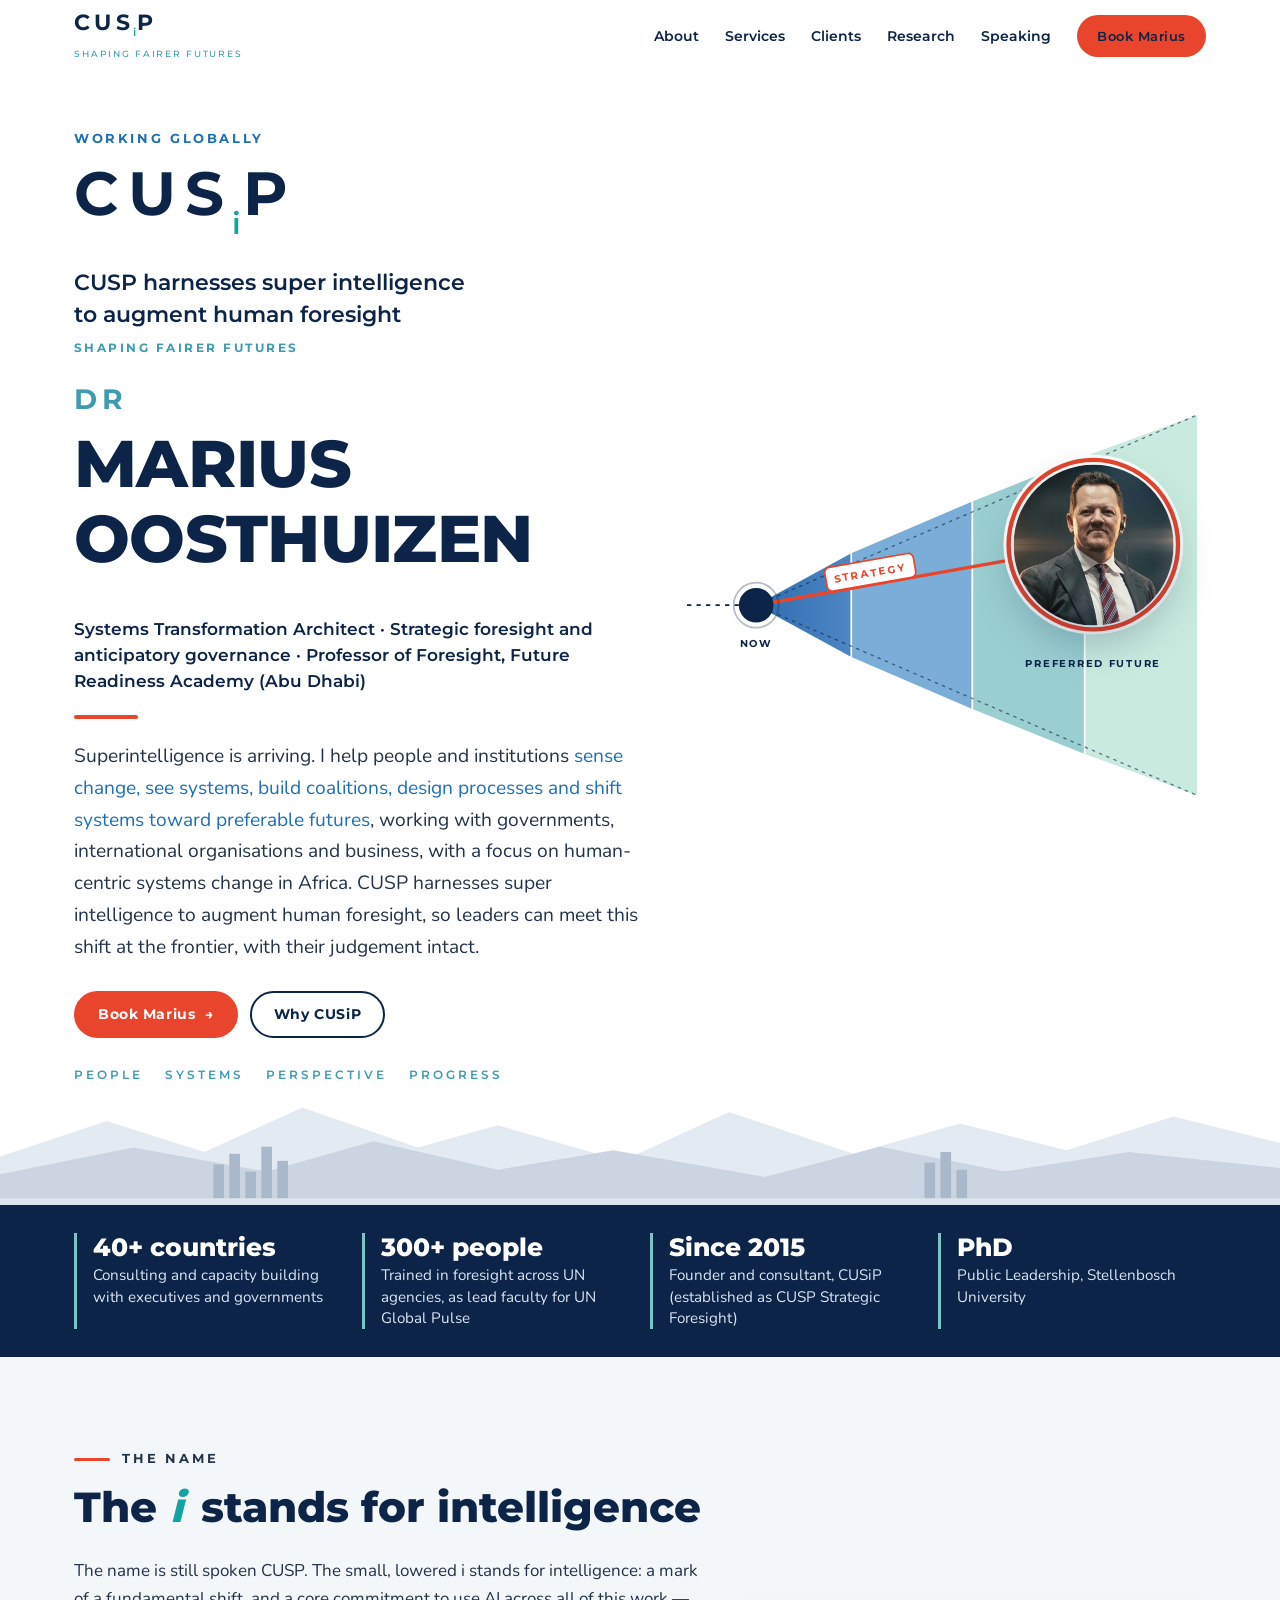
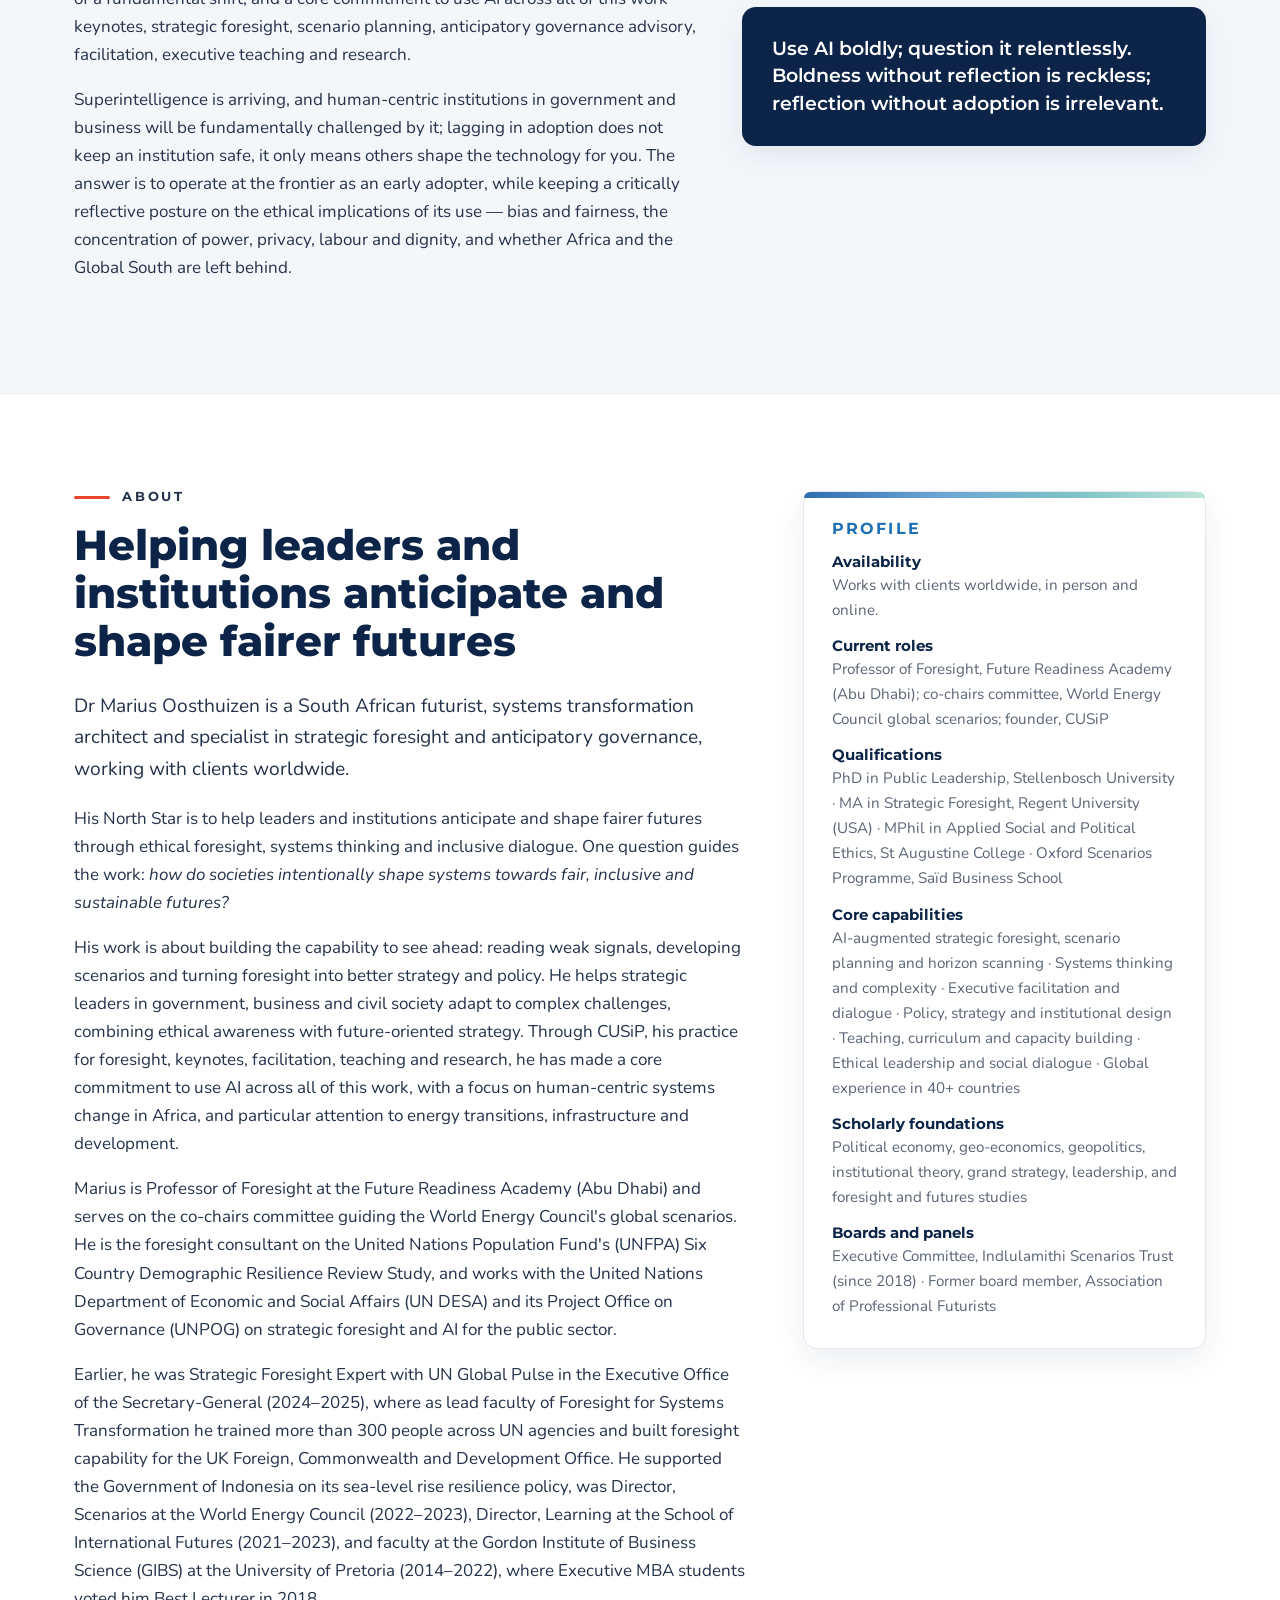
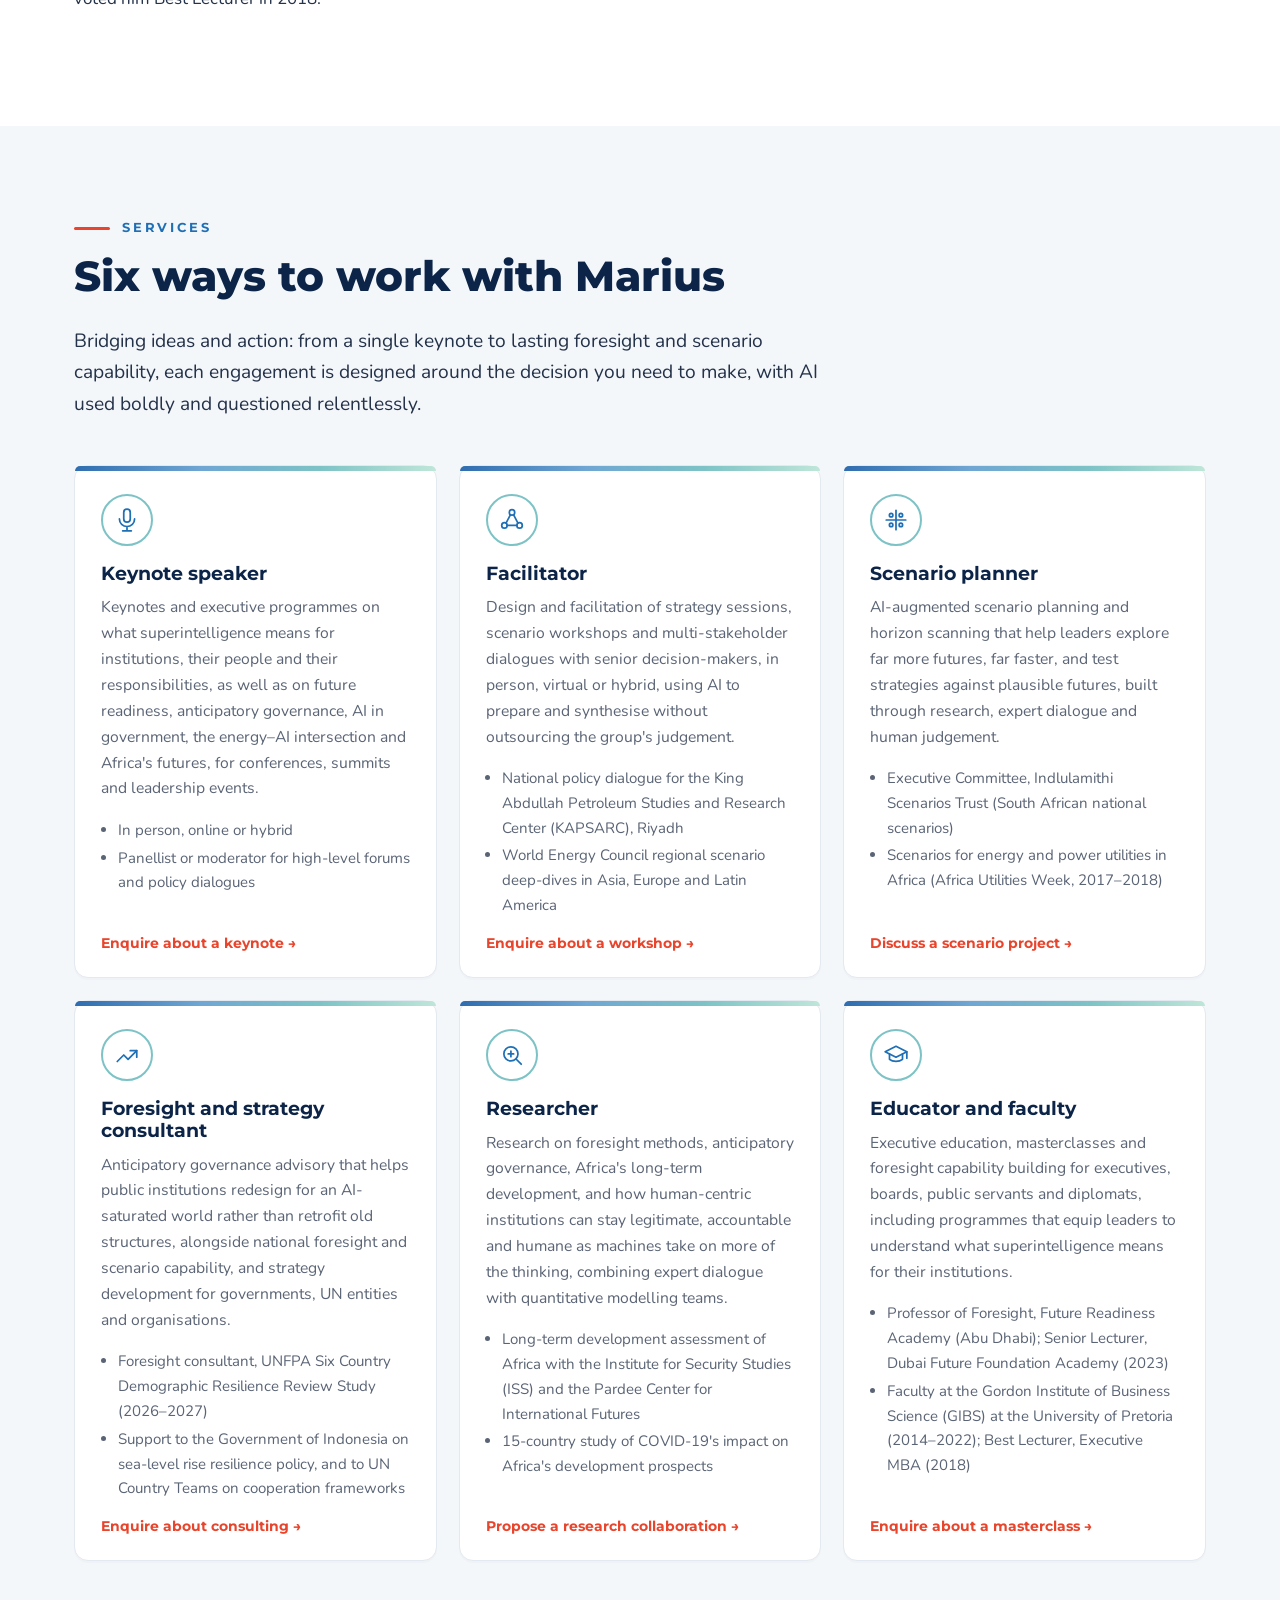
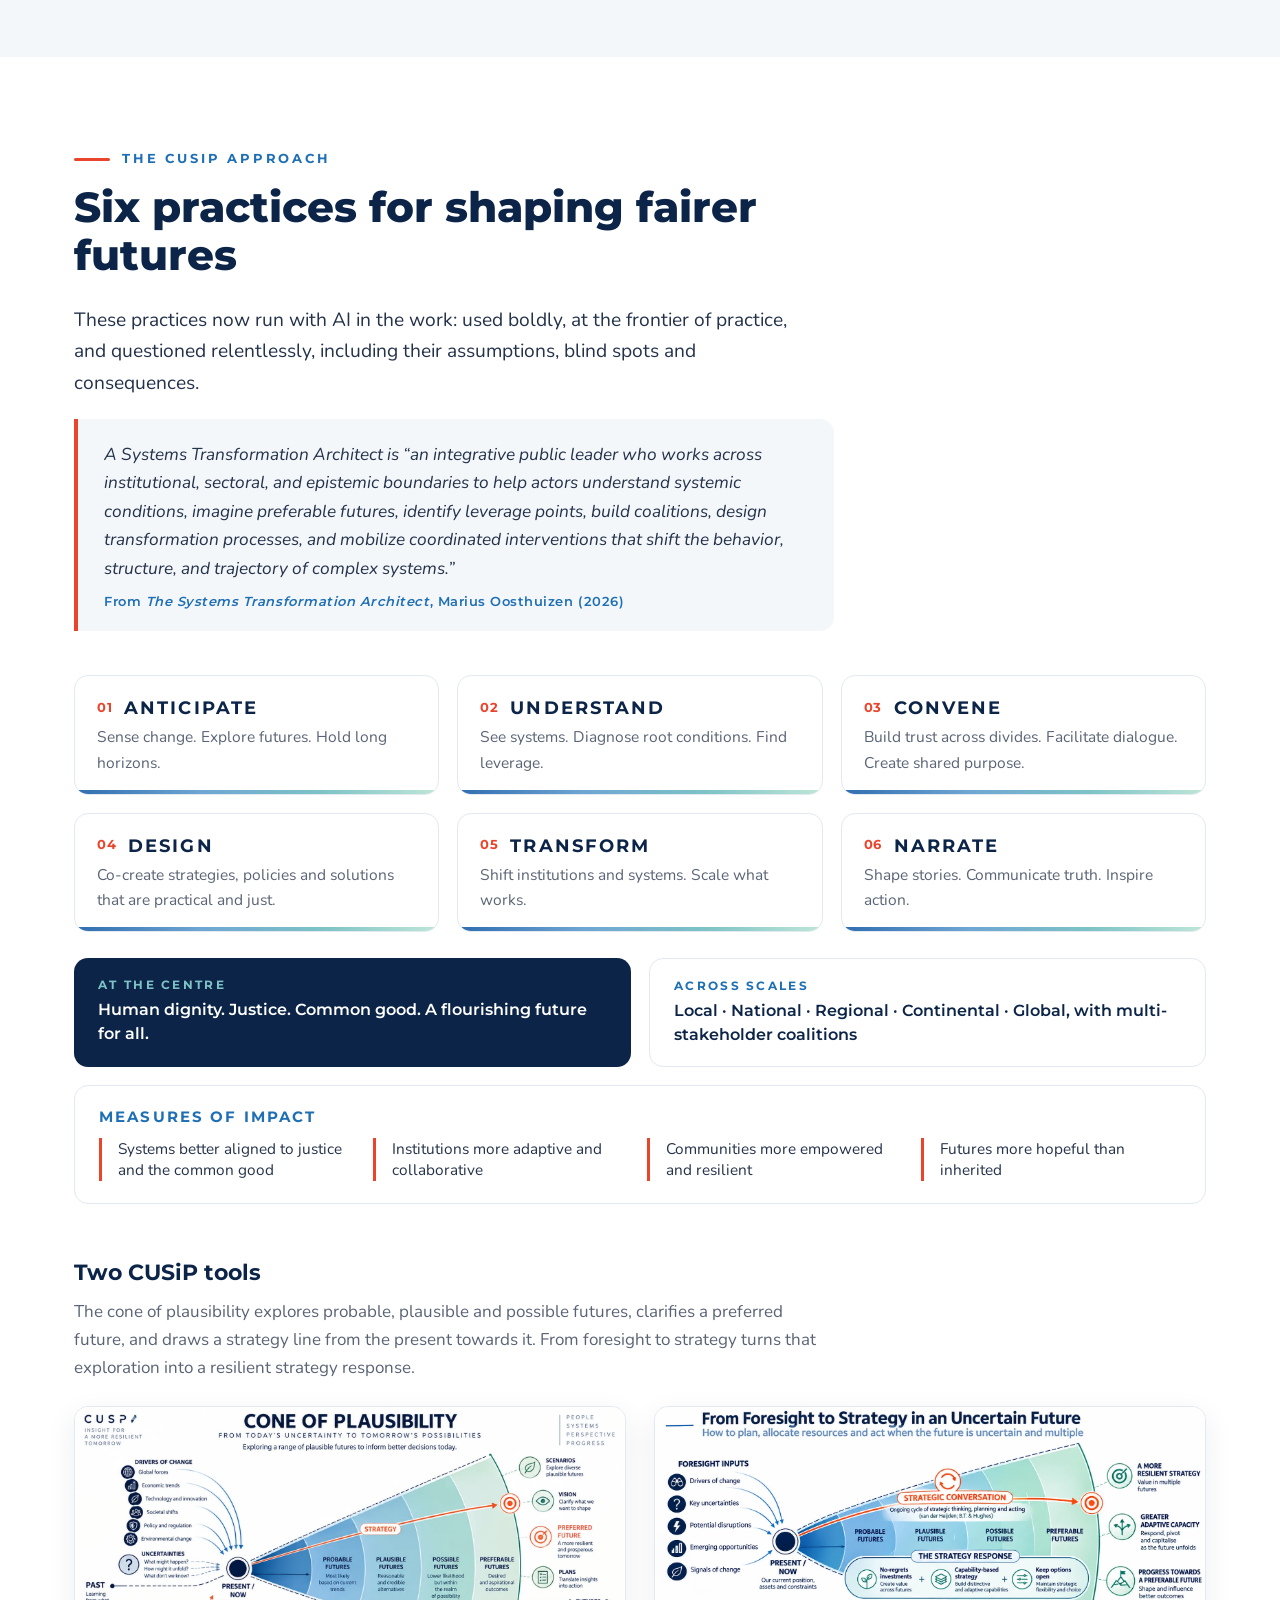
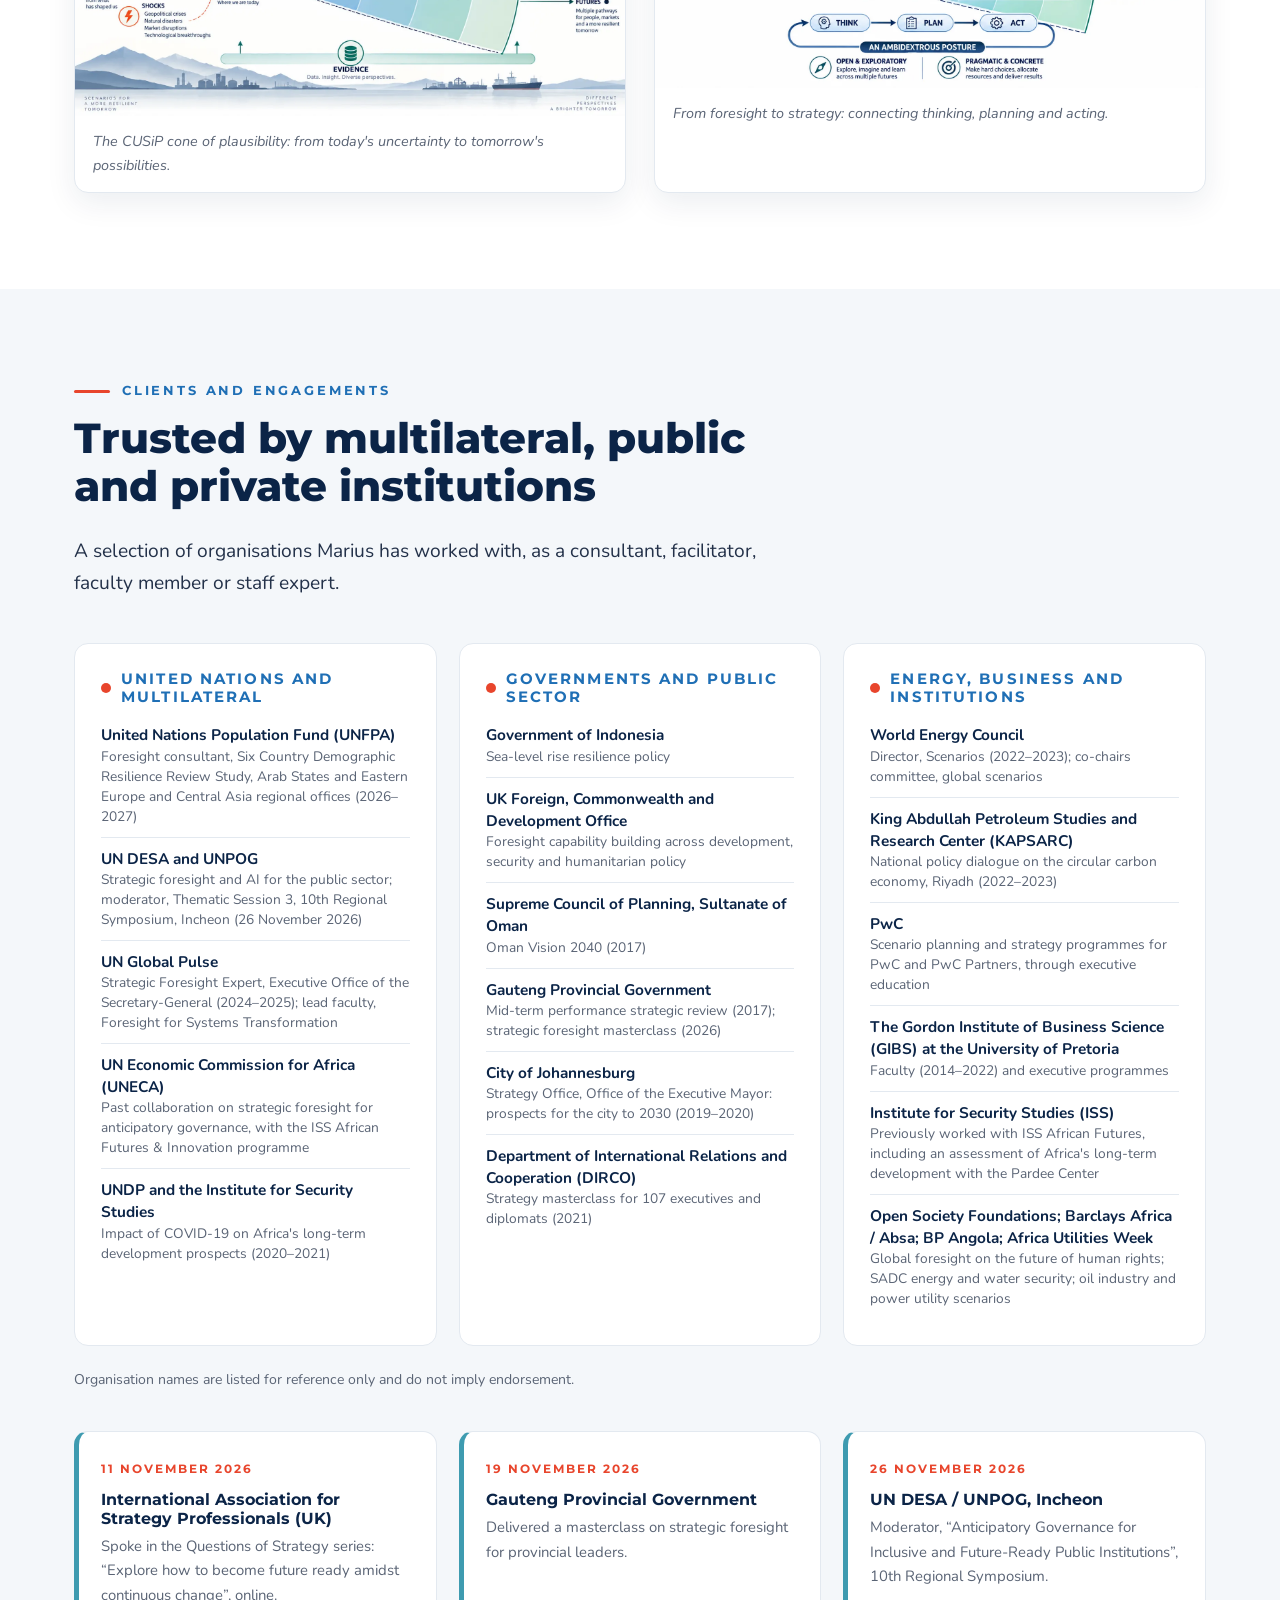
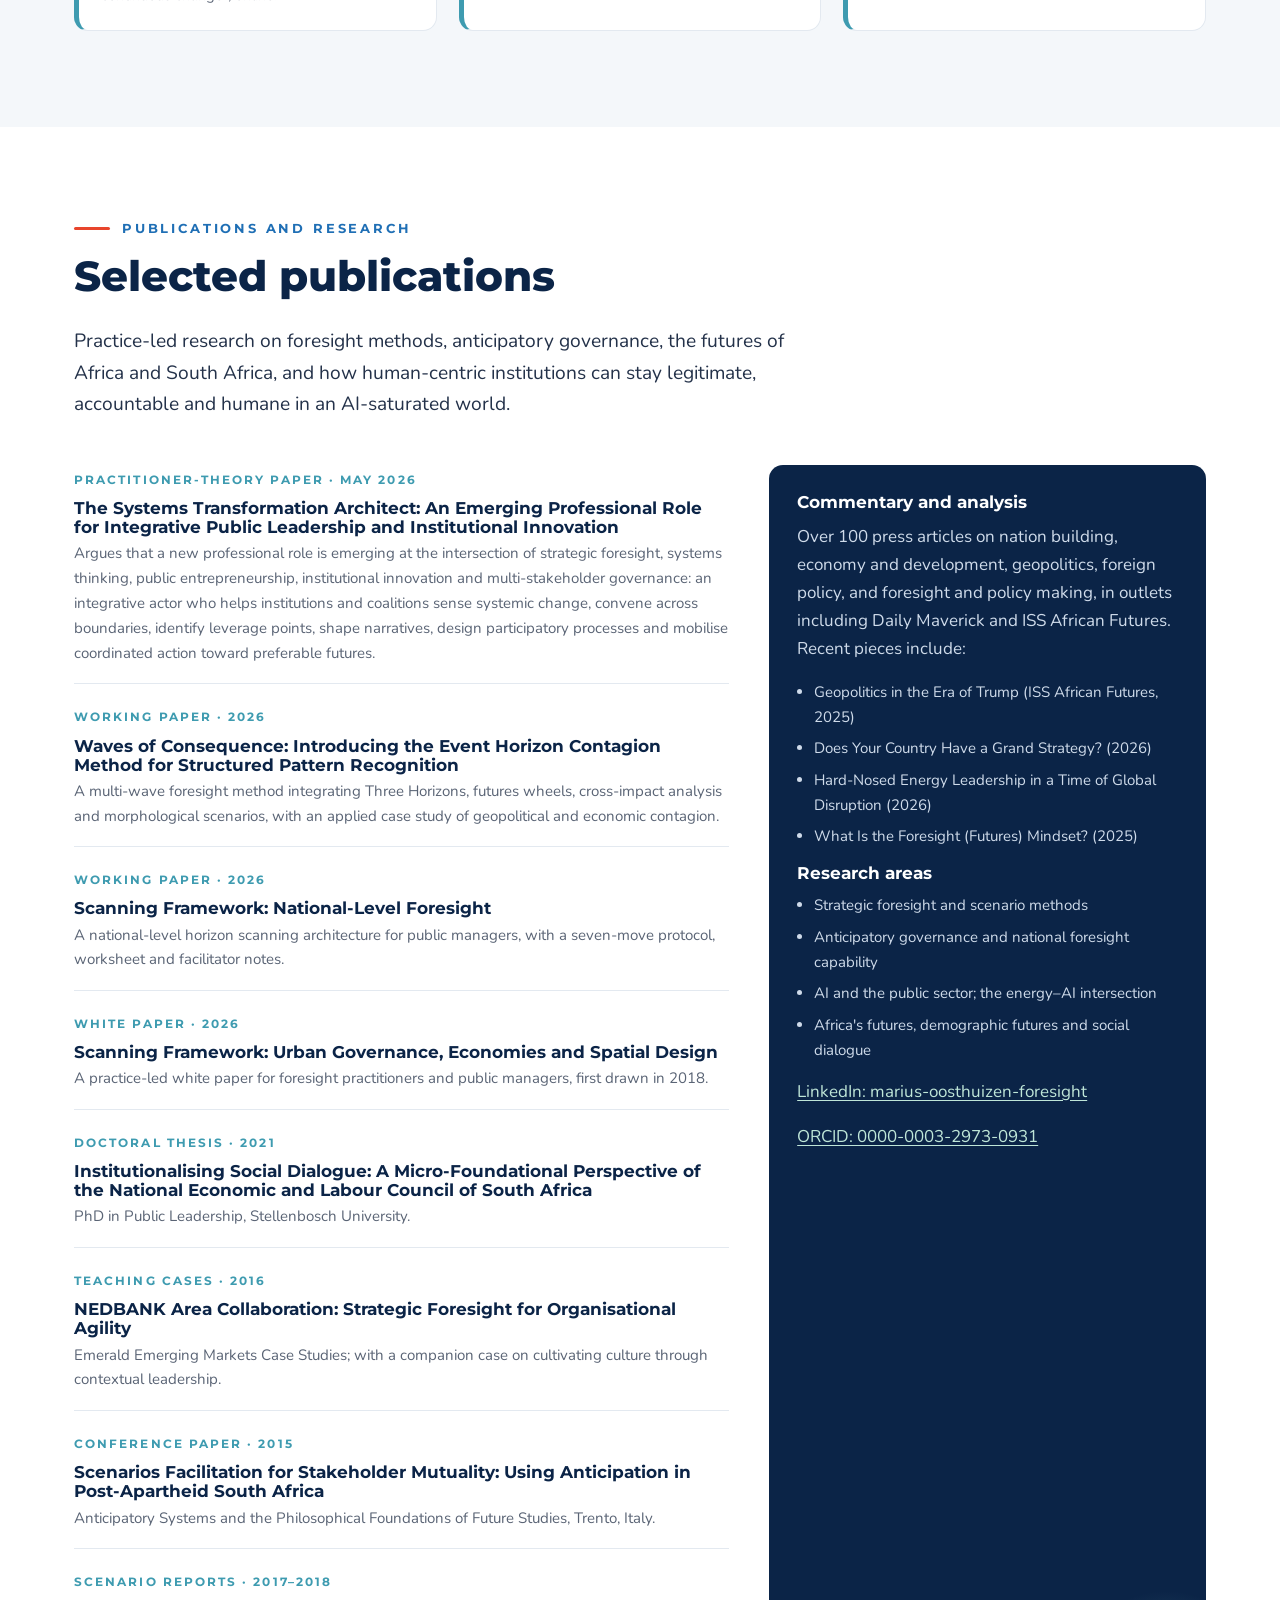
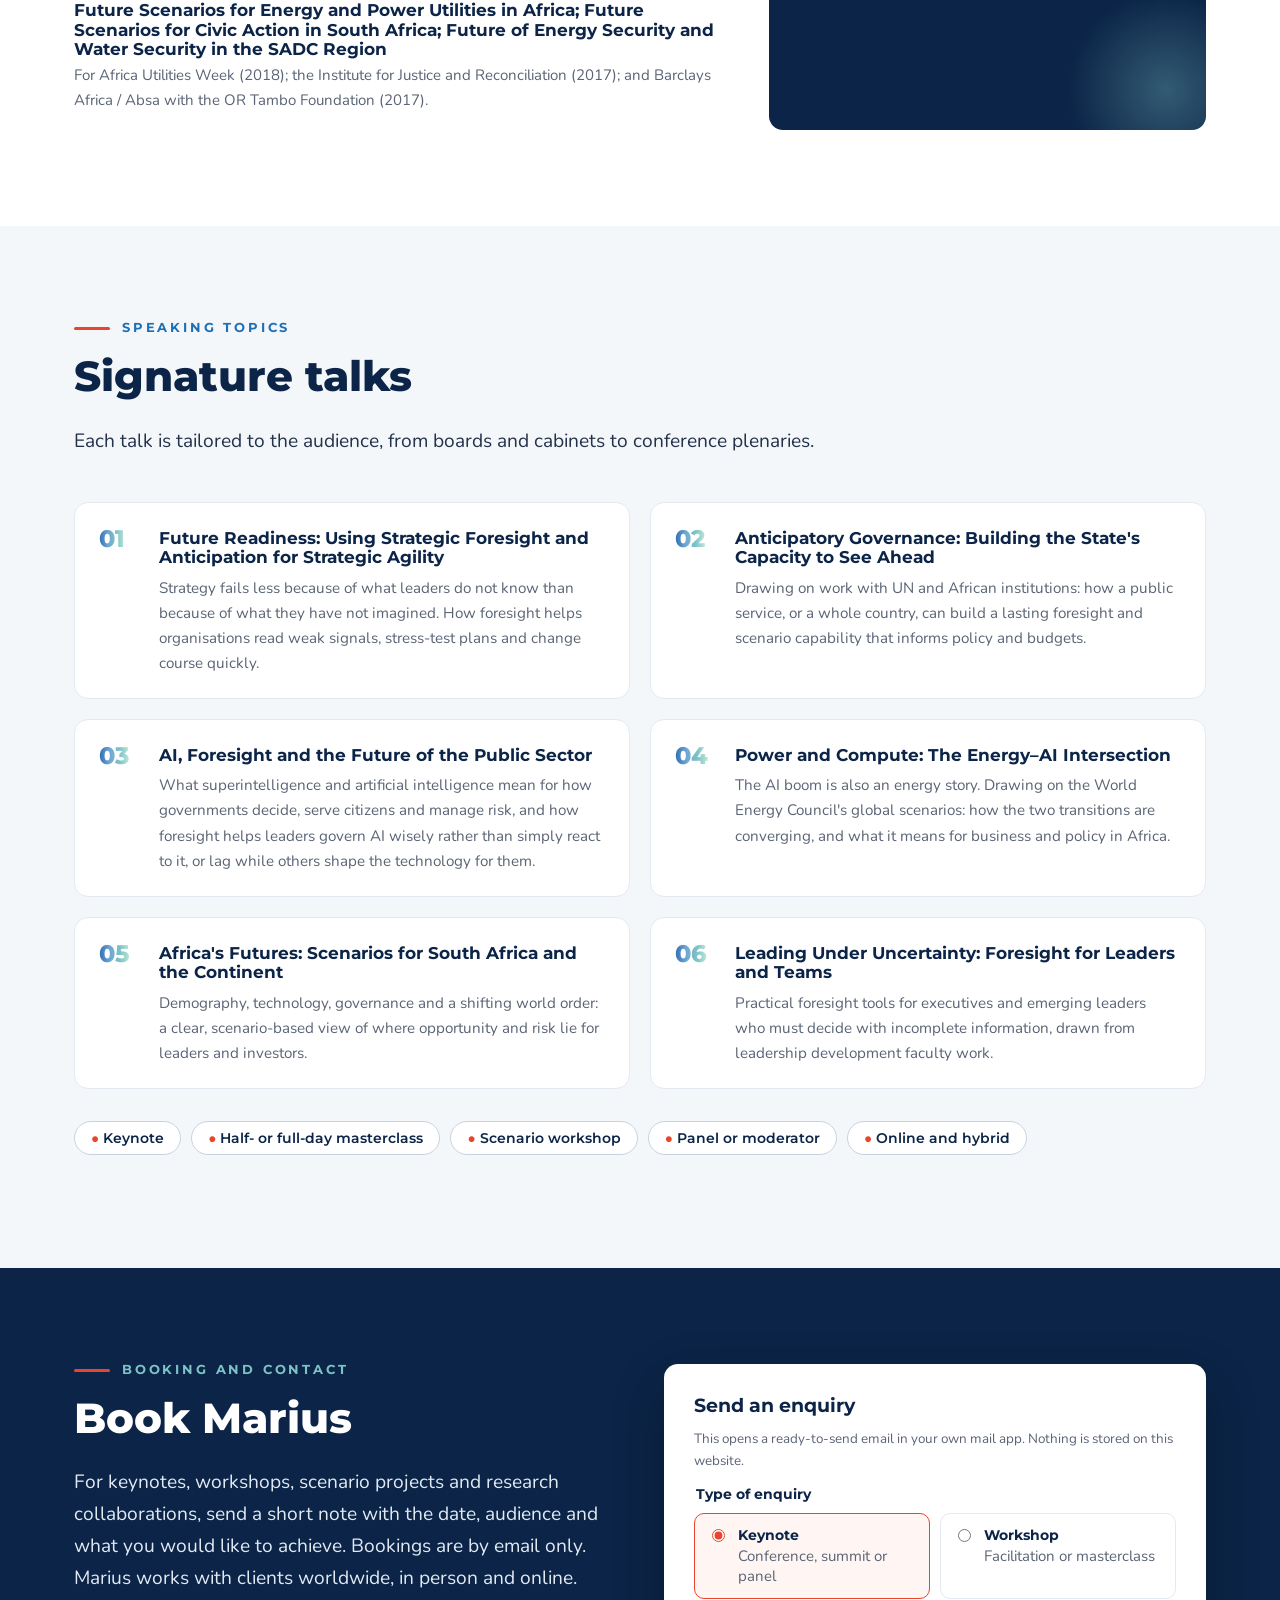
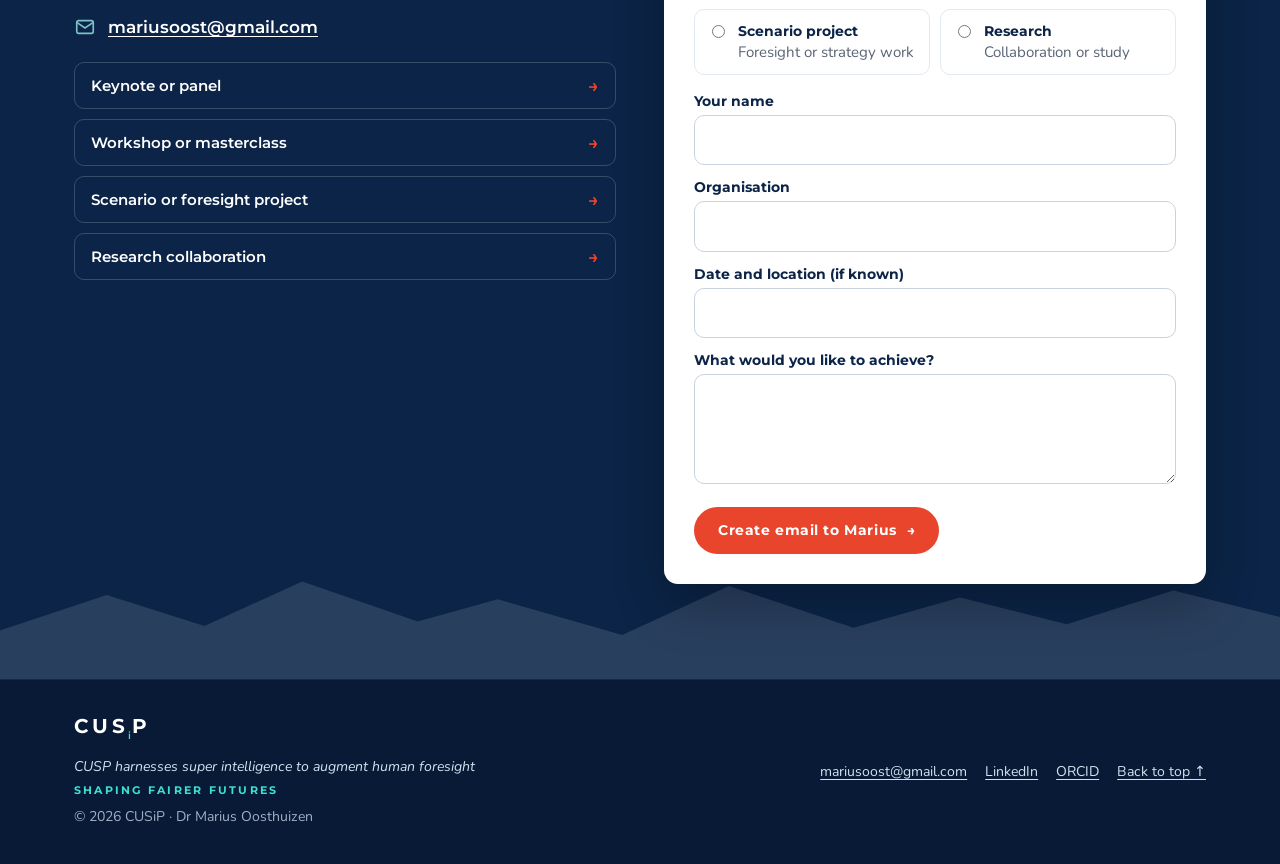
<file: index.html>
<!doctype html>
<html lang="en-ZA">
<head>
<meta charset="utf-8">
<meta name="viewport" content="width=device-width,initial-scale=1">
<title>Dr Marius Oosthuizen | Systems Transformation Architect | CUSiP</title>
<meta name="description" content="Dr Marius Oosthuizen is a systems transformation architect and strategic foresight specialist. CUSP harnesses super intelligence to augment human foresight, helping leaders and institutions anticipate and shape fairer futures. Keynotes, facilitation, scenarios, consulting, research and teaching.">
<meta name="author" content="Dr Marius Oosthuizen">
<meta name="theme-color" content="#0B2447">
<!-- When the site has its final address, set it here and in og:url / og:image (absolute URLs). -->
<link rel="canonical" href="https://mariusoost-sketch.github.io/">
<meta property="og:url" content="https://mariusoost-sketch.github.io/">
<meta property="og:type" content="website">
<meta property="og:site_name" content="CUSiP">
<meta property="og:title" content="Dr Marius Oosthuizen | Systems Transformation Architect | CUSiP">
<meta property="og:description" content="CUSP harnesses super intelligence to augment human foresight. Shaping fairer futures: helping people and institutions sense change, see systems, build coalitions, design processes and shift systems toward preferable futures.">
<meta property="og:image" content="https://mariusoost-sketch.github.io/assets/img/og-image.png">
<meta property="og:image:width" content="1200">
<meta property="og:image:height" content="630">
<meta property="og:image:alt" content="CUSiP: Dr Marius Oosthuizen, with the cone of plausibility. CUSP harnesses super intelligence to augment human foresight.">
<meta property="og:locale" content="en_ZA">
<meta name="twitter:card" content="summary_large_image">
<meta name="twitter:title" content="Dr Marius Oosthuizen | Systems Transformation Architect | CUSiP">
<meta name="twitter:description" content="CUSP harnesses super intelligence to augment human foresight. Shaping fairer futures: helping people and institutions sense change, see systems, build coalitions, design processes and shift systems toward preferable futures.">
<meta name="twitter:image" content="https://mariusoost-sketch.github.io/assets/img/og-image.png">
<link rel="icon" href="assets/img/favicon.svg" type="image/svg+xml">
<link rel="icon" href="assets/img/favicon-32.png" sizes="32x32" type="image/png">
<link rel="apple-touch-icon" href="assets/img/apple-touch-icon.png">
<link rel="preload" href="assets/fonts/montserrat-var.woff2" as="font" type="font/woff2" crossorigin>
<link rel="preload" href="assets/fonts/nunito-var.woff2" as="font" type="font/woff2" crossorigin>
<link rel="stylesheet" href="assets/css/styles.css">
<script type="application/ld+json">
{
  "@context":"https://schema.org",
  "@type":"Person",
  "name":"Marius Oosthuizen",
  "honorificPrefix":"Dr",
  "jobTitle":"Systems Transformation Architect; strategic foresight and anticipatory governance specialist; Professor of Foresight, Future Readiness Academy (Abu Dhabi)",
  "email":"mailto:mariusoost@gmail.com",
  "worksFor":{"@type":"Organization","name":"CUSiP","alternateName":"CUSP Strategic Foresight","foundingDate":"2015"},
  "alumniOf":[{"@type":"CollegeOrUniversity","name":"Stellenbosch University"},{"@type":"CollegeOrUniversity","name":"Regent University"}],
  "sameAs":["https://orcid.org/0000-0003-2973-0931","https://www.linkedin.com/in/marius-oosthuizen-foresight/"]
}
</script>
</head>
<body>
<a class="skip" href="#main">Skip to content</a>

<header class="site-header" id="top">
  <nav class="wrap nav" aria-label="Main">
    <a class="brand" href="#top" aria-label="CUSiP, back to top">
      <span class="wordmark" aria-hidden="true">CUS<span class="brand-i">i</span>P</span>
      <span class="tagline">shaping fairer futures</span>
    </a>
    <button class="menu-toggle" aria-expanded="false" aria-controls="nav-links" aria-label="Open menu">
      <svg viewBox="0 0 24 24" fill="none" stroke="currentColor" stroke-width="2" stroke-linecap="round" aria-hidden="true"><path d="M3 6h18M3 12h18M3 18h18"/></svg>
    </button>
    <ul class="nav-links" id="nav-links">
      <li><a href="#about">About</a></li>
      <li><a href="#services">Services</a></li>
      <li><a href="#clients">Clients</a></li>
      <li><a href="#research">Research</a></li>
      <li><a href="#topics">Speaking</a></li>
      <li><a class="btn btn-primary" href="#book">Book Marius</a></li>
    </ul>
  </nav>
</header>

<main id="main">

<!-- ================= HERO ================= -->
<section class="hero" aria-labelledby="hero-title">
  <div class="wrap hero-grid">
    <div>
      <p class="eyebrow">Working globally</p>
      <p class="hero-wordmark wordmark" aria-label="CUSiP" role="img">CUS<span class="brand-i" aria-hidden="true">i</span>P</p>
      <p class="hero-tagline">CUSP harnesses super intelligence to augment human foresight</p>
      <p class="hero-purpose">shaping fairer futures</p>
      <h1 id="hero-title"><span class="dr">Dr</span>Marius Oosthuizen</h1>
      <p class="title">Systems Transformation Architect · Strategic foresight and anticipatory governance · Professor of Foresight, Future Readiness Academy (Abu Dhabi)</p>
      <div class="rule" aria-hidden="true"></div>
      <p class="lede">Superintelligence is arriving. I help people and institutions <span class="hl">sense change, see systems, build coalitions, design processes and shift systems toward preferable futures</span>, working with governments, international organisations and business, with a focus on human-centric systems change in Africa. CUSP harnesses super intelligence to augment human foresight, so leaders can meet this shift at the frontier, with their judgement intact.</p>
      <div class="hero-ctas">
        <a class="btn btn-primary" href="mailto:mariusoost@gmail.com?subject=Book%20Marius%3A%20enquiry%20via%20the%20CUSiP%20website">Book Marius <span aria-hidden="true">→</span></a>
        <a class="btn btn-ghost" href="#why">Why CUSiP</a>
      </div>
      <ul class="pillars" aria-label="CUSiP focus">
        <li>PEOPLE</li><li>SYSTEMS</li><li>PERSPECTIVE</li><li>PROGRESS</li>
      </ul>
    </div>
    <div class="hero-visual">
      <svg class="cone" viewBox="0 0 600 440" preserveAspectRatio="xMidYMid meet" aria-hidden="true">
        <defs>
          <linearGradient id="g1" x1="0" x2="1"><stop offset="0" stop-color="#2F6DB0"/><stop offset="1" stop-color="#4E86C2"/></linearGradient>
        </defs>
        <line x1="0" y1="220" x2="70" y2="220" stroke="#0B2447" stroke-width="2" stroke-dasharray="5 6"/>
        <polygon points="80,220 190,160 190,280" fill="url(#g1)"/>
        <polygon points="190,160 330,100 330,340 190,280" fill="#7AAED8"/>
        <polygon points="330,100 460,48 460,392 330,340" fill="#9ACFD2"/>
        <polygon points="460,48 590,0 590,440 460,392" fill="#C9EBDF"/>
        <line x1="190" y1="160" x2="190" y2="280" stroke="#fff" stroke-width="2"/>
        <line x1="330" y1="100" x2="330" y2="340" stroke="#fff" stroke-width="2"/>
        <line x1="460" y1="48" x2="460" y2="392" stroke="#fff" stroke-width="2"/>
        <line x1="80" y1="220" x2="590" y2="0" stroke="#0B2447" stroke-width="1.5" stroke-dasharray="4 5" opacity=".6"/>
        <line x1="80" y1="220" x2="590" y2="440" stroke="#0B2447" stroke-width="1.5" stroke-dasharray="4 5" opacity=".6"/>
        <line x1="80" y1="220" x2="378" y2="167" stroke="#E8452C" stroke-width="4" stroke-linecap="round"/>
        <rect x="160" y="168" width="104" height="28" rx="6" fill="#fff" stroke="#E8452C" stroke-width="2" transform="rotate(-10 212 182)"/>
        <text x="212" y="187" text-anchor="middle" font-family="Montserrat,sans-serif" font-weight="700" font-size="12" letter-spacing="2.5" fill="#E8452C" transform="rotate(-10 212 182)">STRATEGY</text>
        <circle cx="470" cy="150" r="104" fill="#fff"/>
        <circle cx="470" cy="150" r="98" fill="none" stroke="#E8452C" stroke-width="5"/>
        <text x="470" y="292" text-anchor="middle" font-family="Montserrat,sans-serif" font-weight="700" font-size="11" letter-spacing="2" fill="#0B2447">PREFERRED FUTURE</text>
        <circle cx="80" cy="220" r="20" fill="#0B2447"/>
        <circle cx="80" cy="220" r="26" fill="none" stroke="#0B2447" stroke-width="2" opacity=".3"/>
        <text x="80" y="268" text-anchor="middle" font-family="Montserrat,sans-serif" font-weight="700" font-size="11" letter-spacing="2" fill="#0B2447">NOW</text>
      </svg>
      <div class="portrait">
        <picture>
          <source srcset="assets/img/marius-oosthuizen.webp" type="image/webp">
          <img src="assets/img/marius-oosthuizen.jpg" width="640" height="640" alt="Dr Marius Oosthuizen on stage in a dark grey suit and striped red tie, wearing an earpiece and holding a microphone, smiling against a dark background">
        </picture>
      </div>
    </div>
  </div>
  <svg class="mountains" viewBox="0 0 1440 150" preserveAspectRatio="none" aria-hidden="true">
    <polygon points="0,150 0,95 120,55 230,90 340,40 470,85 560,60 700,100 820,45 960,92 1080,58 1200,88 1320,50 1440,80 1440,150" fill="#E4EAF1"/>
    <polygon points="0,150 0,115 150,85 300,112 420,78 560,110 690,88 860,118 990,84 1130,112 1270,90 1440,108 1440,150" fill="#CBD5E1"/>
    <g fill="#A9B8CA"><rect x="240" y="104" width="12" height="40"/><rect x="258" y="92" width="12" height="52"/><rect x="276" y="112" width="12" height="32"/><rect x="294" y="84" width="12" height="60"/><rect x="312" y="100" width="12" height="44"/><rect x="1040" y="102" width="12" height="42"/><rect x="1058" y="90" width="12" height="54"/><rect x="1076" y="110" width="12" height="34"/></g>
    <rect x="0" y="142" width="1440" height="8" fill="#DCE3EC"/>
  </svg>
</section>

<div class="stats" role="region" aria-label="At a glance">
  <ul>
    <li><strong>40+ countries</strong>Consulting and capacity building with executives and governments</li>
    <li><strong>300+ people</strong>Trained in foresight across UN agencies, as lead faculty for UN Global Pulse</li>
    <li><strong>Since 2015</strong>Founder and consultant, CUSiP (established as CUSP Strategic Foresight)</li>
    <li><strong>PhD</strong>Public Leadership, Stellenbosch University</li>
  </ul>
</div>

<!-- ================= WHY CUSIP ================= -->
<section id="why" class="section-soft" aria-labelledby="why-title">
  <div class="wrap why-grid">
    <div>
      <p class="kicker">The name</p>
      <h2 id="why-title">The <span class="brand-inline">i</span> stands for intelligence</h2>
      <p>The name is still spoken CUSP. The small, lowered i stands for intelligence: a mark of a fundamental shift, and a core commitment to use AI across all of this work — keynotes, strategic foresight, scenario planning, anticipatory governance advisory, facilitation, executive teaching and research.</p>
      <p>Superintelligence is arriving, and human-centric institutions in government and business will be fundamentally challenged by it; lagging in adoption does not keep an institution safe, it only means others shape the technology for you. The answer is to operate at the frontier as an early adopter, while keeping a critically reflective posture on the ethical implications of its use — bias and fairness, the concentration of power, privacy, labour and dignity, and whether Africa and the Global South are left behind.</p>
    </div>
    <blockquote class="why-quote">
      <p>Use AI boldly; question it relentlessly. Boldness without reflection is reckless; reflection without adoption is irrelevant.</p>
    </blockquote>
  </div>
</section>

<!-- ================= ABOUT ================= -->
<section id="about" aria-labelledby="about-title">
  <div class="wrap about-grid">
    <div>
      <p class="kicker">About</p>
      <h2 id="about-title">Helping leaders and institutions anticipate and shape fairer futures</h2>
      <p class="lede">Dr Marius Oosthuizen is a South African futurist, systems transformation architect and specialist in strategic foresight and anticipatory governance, working with clients worldwide.</p>
      <p>His North Star is to help leaders and institutions anticipate and shape fairer futures through ethical foresight, systems thinking and inclusive dialogue. One question guides the work: <em>how do societies intentionally shape systems towards fair, inclusive and sustainable futures?</em></p>
      <p>His work is about building the capability to see ahead: reading weak signals, developing scenarios and turning foresight into better strategy and policy. He helps strategic leaders in government, business and civil society adapt to complex challenges, combining ethical awareness with future-oriented strategy. Through CUSiP, his practice for foresight, keynotes, facilitation, teaching and research, he has made a core commitment to use AI across all of this work, with a focus on human-centric systems change in Africa, and particular attention to energy transitions, infrastructure and development.</p>
      <p>Marius is Professor of Foresight at the Future Readiness Academy (Abu Dhabi) and serves on the co-chairs committee guiding the World Energy Council's global scenarios. He is the foresight consultant on the United Nations Population Fund's (UNFPA) Six Country Demographic Resilience Review Study, and works with the United Nations Department of Economic and Social Affairs (UN DESA) and its Project Office on Governance (UNPOG) on strategic foresight and AI for the public sector.</p>
      <p>Earlier, he was Strategic Foresight Expert with UN Global Pulse in the Executive Office of the Secretary-General (2024–2025), where as lead faculty of Foresight for Systems Transformation he trained more than 300 people across UN agencies and built foresight capability for the UK Foreign, Commonwealth and Development Office. He supported the Government of Indonesia on its sea-level rise resilience policy, was Director, Scenarios at the World Energy Council (2022–2023), Director, Learning at the School of International Futures (2021–2023), and faculty at the Gordon Institute of Business Science (GIBS) at the University of Pretoria (2014–2022), where Executive MBA students voted him Best Lecturer in 2018.</p>
    </div>
    <aside class="facts" aria-labelledby="facts-title">
      <div class="grad-bar" aria-hidden="true"></div>
      <h3 id="facts-title">Profile</h3>
      <dl>
        <dt>Availability</dt><dd>Works with clients worldwide, in person and online.</dd>
        <dt>Current roles</dt><dd>Professor of Foresight, Future Readiness Academy (Abu Dhabi); co-chairs committee, World Energy Council global scenarios; founder, CUSiP</dd>
        <dt>Qualifications</dt><dd>PhD in Public Leadership, Stellenbosch University · MA in Strategic Foresight, Regent University (USA) · MPhil in Applied Social and Political Ethics, St Augustine College · Oxford Scenarios Programme, Saïd Business School</dd>
        <dt>Core capabilities</dt><dd>AI-augmented strategic foresight, scenario planning and horizon scanning · Systems thinking and complexity · Executive facilitation and dialogue · Policy, strategy and institutional design · Teaching, curriculum and capacity building · Ethical leadership and social dialogue · Global experience in 40+ countries</dd>
        <dt>Scholarly foundations</dt><dd>Political economy, geo-economics, geopolitics, institutional theory, grand strategy, leadership, and foresight and futures studies</dd>
        <dt>Boards and panels</dt><dd>Executive Committee, Indlulamithi Scenarios Trust (since 2018) · Former board member, Association of Professional Futurists</dd>
      </dl>
    </aside>
  </div>
</section>

<!-- ================= SERVICES ================= -->
<section id="services" class="section-soft" aria-labelledby="services-title">
  <div class="wrap">
    <div class="section-head">
      <p class="kicker">Services</p>
      <h2 id="services-title">Six ways to work with Marius</h2>
      <p class="lede">Bridging ideas and action: from a single keynote to lasting foresight and scenario capability, each engagement is designed around the decision you need to make, with AI used boldly and questioned relentlessly.</p>
    </div>
    <div class="cards">
      <article class="card">
        <div class="icon" aria-hidden="true"><svg viewBox="0 0 24 24" fill="none" stroke="currentColor" stroke-width="1.6" stroke-linecap="round" stroke-linejoin="round"><rect x="9" y="2" width="6" height="12" rx="3"/><path d="M5 11a7 7 0 0 0 14 0M12 18v4M8 22h8"/></svg></div>
        <h3>Keynote speaker</h3>
        <p>Keynotes and executive programmes on what superintelligence means for institutions, their people and their responsibilities, as well as on future readiness, anticipatory governance, AI in government, the energy–AI intersection and Africa's futures, for conferences, summits and leadership events.</p>
        <ul><li>In person, online or hybrid</li><li>Panellist or moderator for high-level forums and policy dialogues</li></ul>
        <a class="card-cta" href="mailto:mariusoost@gmail.com?subject=Book%20Marius%3A%20keynote%20enquiry">Enquire about a keynote →</a>
      </article>
      <article class="card">
        <div class="icon" aria-hidden="true"><svg viewBox="0 0 24 24" fill="none" stroke="currentColor" stroke-width="1.6" stroke-linecap="round" stroke-linejoin="round"><circle cx="12" cy="5" r="2.5"/><circle cx="5" cy="17" r="2.5"/><circle cx="19" cy="17" r="2.5"/><path d="M10.5 7.2 6.5 14.8M13.5 7.2l4 7.6M7.5 17h9"/></svg></div>
        <h3>Facilitator</h3>
        <p>Design and facilitation of strategy sessions, scenario workshops and multi-stakeholder dialogues with senior decision-makers, in person, virtual or hybrid, using AI to prepare and synthesise without outsourcing the group's judgement.</p>
        <ul><li>National policy dialogue for the King Abdullah Petroleum Studies and Research Center (KAPSARC), Riyadh</li><li>World Energy Council regional scenario deep-dives in Asia, Europe and Latin America</li></ul>
        <a class="card-cta" href="mailto:mariusoost@gmail.com?subject=Book%20Marius%3A%20workshop%20or%20facilitation%20enquiry">Enquire about a workshop →</a>
      </article>
      <article class="card">
        <div class="icon" aria-hidden="true"><svg viewBox="0 0 24 24" fill="none" stroke="currentColor" stroke-width="1.6" stroke-linecap="round" stroke-linejoin="round"><path d="M3 12h18M12 3v18"/><circle cx="7.5" cy="7.5" r="1.6"/><circle cx="16.5" cy="7.5" r="1.6"/><circle cx="7.5" cy="16.5" r="1.6"/><circle cx="16.5" cy="16.5" r="1.6"/></svg></div>
        <h3>Scenario planner</h3>
        <p>AI-augmented scenario planning and horizon scanning that help leaders explore far more futures, far faster, and test strategies against plausible futures, built through research, expert dialogue and human judgement.</p>
        <ul><li>Executive Committee, Indlulamithi Scenarios Trust (South African national scenarios)</li><li>Scenarios for energy and power utilities in Africa (Africa Utilities Week, 2017–2018)</li></ul>
        <a class="card-cta" href="mailto:mariusoost@gmail.com?subject=Book%20Marius%3A%20scenario%20project%20enquiry">Discuss a scenario project →</a>
      </article>
      <article class="card">
        <div class="icon" aria-hidden="true"><svg viewBox="0 0 24 24" fill="none" stroke="currentColor" stroke-width="1.6" stroke-linecap="round" stroke-linejoin="round"><path d="M3 18 9 12l4 4 8-8"/><path d="M15 8h6v6"/></svg></div>
        <h3>Foresight and strategy consultant</h3>
        <p>Anticipatory governance advisory that helps public institutions redesign for an AI-saturated world rather than retrofit old structures, alongside national foresight and scenario capability, and strategy development for governments, UN entities and organisations.</p>
        <ul><li>Foresight consultant, UNFPA Six Country Demographic Resilience Review Study (2026–2027)</li><li>Support to the Government of Indonesia on sea-level rise resilience policy, and to UN Country Teams on cooperation frameworks</li></ul>
        <a class="card-cta" href="mailto:mariusoost@gmail.com?subject=Book%20Marius%3A%20foresight%20and%20strategy%20consulting%20enquiry">Enquire about consulting →</a>
      </article>
      <article class="card">
        <div class="icon" aria-hidden="true"><svg viewBox="0 0 24 24" fill="none" stroke="currentColor" stroke-width="1.6" stroke-linecap="round" stroke-linejoin="round"><circle cx="11" cy="11" r="6.5"/><path d="m20.5 20.5-4.8-4.8M8.5 11h5M11 8.5v5"/></svg></div>
        <h3>Researcher</h3>
        <p>Research on foresight methods, anticipatory governance, Africa's long-term development, and how human-centric institutions can stay legitimate, accountable and humane as machines take on more of the thinking, combining expert dialogue with quantitative modelling teams.</p>
        <ul><li>Long-term development assessment of Africa with the Institute for Security Studies (ISS) and the Pardee Center for International Futures</li><li>15-country study of COVID-19's impact on Africa's development prospects</li></ul>
        <a class="card-cta" href="mailto:mariusoost@gmail.com?subject=Book%20Marius%3A%20research%20collaboration%20enquiry">Propose a research collaboration →</a>
      </article>
      <article class="card">
        <div class="icon" aria-hidden="true"><svg viewBox="0 0 24 24" fill="none" stroke="currentColor" stroke-width="1.6" stroke-linecap="round" stroke-linejoin="round"><path d="M2 9 12 4l10 5-10 5L2 9Z"/><path d="M6 11v5c3 2.5 9 2.5 12 0v-5M22 9v6"/></svg></div>
        <h3>Educator and faculty</h3>
        <p>Executive education, masterclasses and foresight capability building for executives, boards, public servants and diplomats, including programmes that equip leaders to understand what superintelligence means for their institutions.</p>
        <ul><li>Professor of Foresight, Future Readiness Academy (Abu Dhabi); Senior Lecturer, Dubai Future Foundation Academy (2023)</li><li>Faculty at the Gordon Institute of Business Science (GIBS) at the University of Pretoria (2014–2022); Best Lecturer, Executive MBA (2018)</li></ul>
        <a class="card-cta" href="mailto:mariusoost@gmail.com?subject=Book%20Marius%3A%20masterclass%20or%20training%20enquiry">Enquire about a masterclass →</a>
      </article>
    </div>
  </div>
</section>

<!-- ================= APPROACH ================= -->
<section id="approach" aria-labelledby="approach-title">
  <div class="wrap">
    <div class="section-head">
      <p class="kicker">The CUSiP approach</p>
      <h2 id="approach-title">Six practices for shaping fairer futures</h2>
      <p class="lede">These practices now run with AI in the work: used boldly, at the frontier of practice, and questioned relentlessly, including their assumptions, blind spots and consequences.</p>
      <blockquote class="sta-quote">
        <p>A Systems Transformation Architect is “an integrative public leader who works across institutional, sectoral, and epistemic boundaries to help actors understand systemic conditions, imagine preferable futures, identify leverage points, build coalitions, design transformation processes, and mobilize coordinated interventions that shift the behavior, structure, and trajectory of complex systems.”</p>
        <footer>From <cite>The Systems Transformation Architect</cite>, Marius Oosthuizen (2026)</footer>
      </blockquote>
    </div>
    <ol class="practices">
      <li><h3>Anticipate</h3><p>Sense change. Explore futures. Hold long horizons.</p></li>
      <li><h3>Understand</h3><p>See systems. Diagnose root conditions. Find leverage.</p></li>
      <li><h3>Convene</h3><p>Build trust across divides. Facilitate dialogue. Create shared purpose.</p></li>
      <li><h3>Design</h3><p>Co-create strategies, policies and solutions that are practical and just.</p></li>
      <li><h3>Transform</h3><p>Shift institutions and systems. Scale what works.</p></li>
      <li><h3>Narrate</h3><p>Shape stories. Communicate truth. Inspire action.</p></li>
    </ol>
    <div class="purpose-band">
      <p class="purpose"><span>At the centre</span>Human dignity. Justice. Common good. A flourishing future for all.</p>
      <p class="scales"><span>Across scales</span>Local · National · Regional · Continental · Global, with multi-stakeholder coalitions</p>
    </div>
    <div class="impact">
      <h3>Measures of impact</h3>
      <ul>
        <li>Systems better aligned to justice and the common good</li>
        <li>Institutions more adaptive and collaborative</li>
        <li>Communities more empowered and resilient</li>
        <li>Futures more hopeful than inherited</li>
      </ul>
    </div>
    <div class="section-head tools-head">
      <h3>Two CUSiP tools</h3>
      <p>The cone of plausibility explores probable, plausible and possible futures, clarifies a preferred future, and draws a strategy line from the present towards it. From foresight to strategy turns that exploration into a resilient strategy response.</p>
    </div>
    <div class="approach-grid">
      <figure>
        <picture>
          <source srcset="assets/img/cone-of-plausibility.webp" type="image/webp">
          <img src="assets/img/cone-of-plausibility.jpg" width="1600" height="900" loading="lazy" alt="CUSiP cone of plausibility: drivers of change, uncertainties and shocks feed the present, which opens into probable, plausible, possible and preferable futures, with a strategy arrow towards a preferred future, grounded in evidence.">
        </picture>
        <figcaption>The CUSiP cone of plausibility: from today's uncertainty to tomorrow's possibilities.</figcaption>
      </figure>
      <figure>
        <picture>
          <source srcset="assets/img/foresight-to-strategy.webp" type="image/webp">
          <img src="assets/img/foresight-to-strategy.jpg" width="1600" height="819" loading="lazy" alt="CUSiP visual 'From foresight to strategy', linking thinking, planning and acting.">
        </picture>
        <figcaption>From foresight to strategy: connecting thinking, planning and acting.</figcaption>
      </figure>
    </div>
  </div>
</section>

<!-- ================= CLIENTS ================= -->
<section id="clients" class="section-soft" aria-labelledby="clients-title">
  <div class="wrap">
    <div class="section-head">
      <p class="kicker">Clients and engagements</p>
      <h2 id="clients-title">Trusted by multilateral, public and private institutions</h2>
      <p class="lede">A selection of organisations Marius has worked with, as a consultant, facilitator, faculty member or staff expert.</p>
    </div>
    <div class="client-groups">
      <div class="client-group">
        <h3>United Nations and multilateral</h3>
        <ul>
          <li><strong>United Nations Population Fund (UNFPA)</strong><span>Foresight consultant, Six Country Demographic Resilience Review Study, Arab States and Eastern Europe and Central Asia regional offices (2026–2027)</span></li>
          <li><strong>UN DESA and UNPOG</strong><span>Strategic foresight and AI for the public sector; moderator, Thematic Session 3, 10th Regional Symposium, Incheon (26 November 2026)</span></li>
          <li><strong>UN Global Pulse</strong><span>Strategic Foresight Expert, Executive Office of the Secretary-General (2024–2025); lead faculty, Foresight for Systems Transformation</span></li>
          <li><strong>UN Economic Commission for Africa (UNECA)</strong><span>Past collaboration on strategic foresight for anticipatory governance, with the ISS African Futures &amp; Innovation programme</span></li>
          <li><strong>UNDP and the Institute for Security Studies</strong><span>Impact of COVID-19 on Africa's long-term development prospects (2020–2021)</span></li>
        </ul>
      </div>
      <div class="client-group">
        <h3>Governments and public sector</h3>
        <ul>
          <li><strong>Government of Indonesia</strong><span>Sea-level rise resilience policy</span></li>
          <li><strong>UK Foreign, Commonwealth and Development Office</strong><span>Foresight capability building across development, security and humanitarian policy</span></li>
          <li><strong>Supreme Council of Planning, Sultanate of Oman</strong><span>Oman Vision 2040 (2017)</span></li>
          <li><strong>Gauteng Provincial Government</strong><span>Mid-term performance strategic review (2017); strategic foresight masterclass (2026)</span></li>
          <li><strong>City of Johannesburg</strong><span>Strategy Office, Office of the Executive Mayor: prospects for the city to 2030 (2019–2020)</span></li>
          <li><strong>Department of International Relations and Cooperation (DIRCO)</strong><span>Strategy masterclass for 107 executives and diplomats (2021)</span></li>
        </ul>
      </div>
      <div class="client-group">
        <h3>Energy, business and institutions</h3>
        <ul>
          <li><strong>World Energy Council</strong><span>Director, Scenarios (2022–2023); co-chairs committee, global scenarios</span></li>
          <li><strong>King Abdullah Petroleum Studies and Research Center (KAPSARC)</strong><span>National policy dialogue on the circular carbon economy, Riyadh (2022–2023)</span></li>
          <li><strong>PwC</strong><span>Scenario planning and strategy programmes for PwC and PwC Partners, through executive education</span></li>
          <li><strong>The Gordon Institute of Business Science (GIBS) at the University of Pretoria</strong><span>Faculty (2014–2022) and executive programmes</span></li>
          <li><strong>Institute for Security Studies (ISS)</strong><span>Previously worked with ISS African Futures, including an assessment of Africa's long-term development with the Pardee Center</span></li>
          <li><strong>Open Society Foundations; Barclays Africa / Absa; BP Angola; Africa Utilities Week</strong><span>Global foresight on the future of human rights; SADC energy and water security; oil industry and power utility scenarios</span></li>
        </ul>
      </div>
    </div>
    <p class="note">Organisation names are listed for reference only and do not imply endorsement.</p>

    <h3 class="sr-only">Recent and upcoming engagements</h3>
    <ul class="timeline" aria-label="Recent and upcoming engagements">
      <li><time datetime="2026-11-11">11 November 2026</time><h3>International Association for Strategy Professionals (UK)</h3><p>Spoke in the Questions of Strategy series: “Explore how to become future ready amidst continuous change”, online.</p></li>
      <li><time datetime="2026-11-19">19 November 2026</time><h3>Gauteng Provincial Government</h3><p>Delivered a masterclass on strategic foresight for provincial leaders.</p></li>
      <li><time datetime="2026-11-26">26 November 2026</time><h3>UN DESA / UNPOG, Incheon</h3><p>Moderator, “Anticipatory Governance for Inclusive and Future-Ready Public Institutions”, 10th Regional Symposium.</p></li>
    </ul>
  </div>
</section>

<!-- ================= RESEARCH ================= -->
<section id="research" aria-labelledby="research-title">
  <div class="wrap">
    <div class="section-head">
      <p class="kicker">Publications and research</p>
      <h2 id="research-title">Selected publications</h2>
      <p class="lede">Practice-led research on foresight methods, anticipatory governance, the futures of Africa and South Africa, and how human-centric institutions can stay legitimate, accountable and humane in an AI-saturated world.</p>
    </div>
    <div class="pubs">
      <ul class="pub-list">
        <li><span class="pub-type">Practitioner-theory paper · May 2026</span><h3>The Systems Transformation Architect: An Emerging Professional Role for Integrative Public Leadership and Institutional Innovation</h3><p>Argues that a new professional role is emerging at the intersection of strategic foresight, systems thinking, public entrepreneurship, institutional innovation and multi-stakeholder governance: an integrative actor who helps institutions and coalitions sense systemic change, convene across boundaries, identify leverage points, shape narratives, design participatory processes and mobilise coordinated action toward preferable futures.</p></li>
        <li><span class="pub-type">Working paper · 2026</span><h3>Waves of Consequence: Introducing the Event Horizon Contagion Method for Structured Pattern Recognition</h3><p>A multi-wave foresight method integrating Three Horizons, futures wheels, cross-impact analysis and morphological scenarios, with an applied case study of geopolitical and economic contagion.</p></li>
        <li><span class="pub-type">Working paper · 2026</span><h3>Scanning Framework: National-Level Foresight</h3><p>A national-level horizon scanning architecture for public managers, with a seven-move protocol, worksheet and facilitator notes.</p></li>
        <li><span class="pub-type">White paper · 2026</span><h3>Scanning Framework: Urban Governance, Economies and Spatial Design</h3><p>A practice-led white paper for foresight practitioners and public managers, first drawn in 2018.</p></li>
        <li><span class="pub-type">Doctoral thesis · 2021</span><h3>Institutionalising Social Dialogue: A Micro-Foundational Perspective of the National Economic and Labour Council of South Africa</h3><p>PhD in Public Leadership, Stellenbosch University.</p></li>
        <li><span class="pub-type">Teaching cases · 2016</span><h3>NEDBANK Area Collaboration: Strategic Foresight for Organisational Agility</h3><p>Emerald Emerging Markets Case Studies; with a companion case on cultivating culture through contextual leadership.</p></li>
        <li><span class="pub-type">Conference paper · 2015</span><h3>Scenarios Facilitation for Stakeholder Mutuality: Using Anticipation in Post-Apartheid South Africa</h3><p>Anticipatory Systems and the Philosophical Foundations of Future Studies, Trento, Italy.</p></li>
        <li><span class="pub-type">Scenario reports · 2017–2018</span><h3>Future Scenarios for Energy and Power Utilities in Africa; Future Scenarios for Civic Action in South Africa; Future of Energy Security and Water Security in the SADC Region</h3><p>For Africa Utilities Week (2018); the Institute for Justice and Reconciliation (2017); and Barclays Africa / Absa with the OR Tambo Foundation (2017).</p></li>
      </ul>
      <aside class="side-box" aria-labelledby="commentary-title">
        <h3 id="commentary-title">Commentary and analysis</h3>
        <p>Over 100 press articles on nation building, economy and development, geopolitics, foreign policy, and foresight and policy making, in outlets including Daily Maverick and ISS African Futures. Recent pieces include:</p>
        <ul>
          <li>Geopolitics in the Era of Trump (ISS African Futures, 2025)</li>
          <li>Does Your Country Have a Grand Strategy? (2026)</li>
          <li>Hard-Nosed Energy Leadership in a Time of Global Disruption (2026)</li>
          <li>What Is the Foresight (Futures) Mindset? (2025)</li>
        </ul>
        <h3>Research areas</h3>
        <ul>
          <li>Strategic foresight and scenario methods</li>
          <li>Anticipatory governance and national foresight capability</li>
          <li>AI and the public sector; the energy–AI intersection</li>
          <li>Africa's futures, demographic futures and social dialogue</li>
        </ul>
        <p><a href="https://www.linkedin.com/in/marius-oosthuizen-foresight/" rel="noopener">LinkedIn: marius-oosthuizen-foresight</a></p>
        <p><a href="https://orcid.org/0000-0003-2973-0931" rel="noopener">ORCID: 0000-0003-2973-0931</a></p>
      </aside>
    </div>
  </div>
</section>

<!-- ================= TOPICS ================= -->
<section id="topics" class="section-soft" aria-labelledby="topics-title">
  <div class="wrap">
    <div class="section-head">
      <p class="kicker">Speaking topics</p>
      <h2 id="topics-title">Signature talks</h2>
      <p class="lede">Each talk is tailored to the audience, from boards and cabinets to conference plenaries.</p>
    </div>
    <div class="topics">
      <article class="topic"><h3>Future Readiness: Using Strategic Foresight and Anticipation for Strategic Agility</h3><p>Strategy fails less because of what leaders do not know than because of what they have not imagined. How foresight helps organisations read weak signals, stress-test plans and change course quickly.</p></article>
      <article class="topic"><h3>Anticipatory Governance: Building the State's Capacity to See Ahead</h3><p>Drawing on work with UN and African institutions: how a public service, or a whole country, can build a lasting foresight and scenario capability that informs policy and budgets.</p></article>
      <article class="topic"><h3>AI, Foresight and the Future of the Public Sector</h3><p>What superintelligence and artificial intelligence mean for how governments decide, serve citizens and manage risk, and how foresight helps leaders govern AI wisely rather than simply react to it, or lag while others shape the technology for them.</p></article>
      <article class="topic"><h3>Power and Compute: The Energy–AI Intersection</h3><p>The AI boom is also an energy story. Drawing on the World Energy Council's global scenarios: how the two transitions are converging, and what it means for business and policy in Africa.</p></article>
      <article class="topic"><h3>Africa's Futures: Scenarios for South Africa and the Continent</h3><p>Demography, technology, governance and a shifting world order: a clear, scenario-based view of where opportunity and risk lie for leaders and investors.</p></article>
      <article class="topic"><h3>Leading Under Uncertainty: Foresight for Leaders and Teams</h3><p>Practical foresight tools for executives and emerging leaders who must decide with incomplete information, drawn from leadership development faculty work.</p></article>
    </div>
    <ul class="formats" aria-label="Speaking formats">
      <li><b>●</b> Keynote</li><li><b>●</b> Half- or full-day masterclass</li><li><b>●</b> Scenario workshop</li><li><b>●</b> Panel or moderator</li><li><b>●</b> Online and hybrid</li>
    </ul>
  </div>
</section>

<!-- ================= BOOKING ================= -->
<section id="book" class="booking" aria-labelledby="book-title">
  <div class="wrap booking-grid">
    <div>
      <p class="kicker">Booking and contact</p>
      <h2 id="book-title">Book Marius</h2>
      <p class="lede">For keynotes, workshops, scenario projects and research collaborations, send a short note with the date, audience and what you would like to achieve. Bookings are by email only. Marius works with clients worldwide, in person and online.</p>
      <p class="contact-line">
        <svg width="22" height="22" viewBox="0 0 24 24" fill="none" stroke="#7DC3C6" stroke-width="1.8" aria-hidden="true"><rect x="3" y="5" width="18" height="14" rx="2"/><path d="m3 7 9 6 9-6"/></svg>
        <a href="mailto:mariusoost@gmail.com">mariusoost@gmail.com</a>
      </p>
      <ul class="quick-links" aria-label="Quick enquiry emails">
        <li><a href="mailto:mariusoost@gmail.com?subject=Book%20Marius%3A%20keynote%20enquiry">Keynote or panel <span aria-hidden="true">→</span></a></li>
        <li><a href="mailto:mariusoost@gmail.com?subject=Book%20Marius%3A%20workshop%20or%20masterclass%20enquiry">Workshop or masterclass <span aria-hidden="true">→</span></a></li>
        <li><a href="mailto:mariusoost@gmail.com?subject=Book%20Marius%3A%20scenario%20project%20enquiry">Scenario or foresight project <span aria-hidden="true">→</span></a></li>
        <li><a href="mailto:mariusoost@gmail.com?subject=Book%20Marius%3A%20research%20collaboration%20enquiry">Research collaboration <span aria-hidden="true">→</span></a></li>
      </ul>
    </div>
    <form class="enquiry" id="enquiry" action="mailto:mariusoost@gmail.com" method="post" enctype="text/plain" novalidate>
      <h3>Send an enquiry</h3>
      <p class="small">This opens a ready-to-send email in your own mail app. Nothing is stored on this website.</p>
      <fieldset>
        <legend>Type of enquiry</legend>
        <div class="types">
          <label><input type="radio" name="type" value="Keynote" checked><span><b>Keynote</b>Conference, summit or panel</span></label>
          <label><input type="radio" name="type" value="Workshop"><span><b>Workshop</b>Facilitation or masterclass</span></label>
          <label><input type="radio" name="type" value="Scenario project"><span><b>Scenario project</b>Foresight or strategy work</span></label>
          <label><input type="radio" name="type" value="Research"><span><b>Research</b>Collaboration or study</span></label>
        </div>
      </fieldset>
      <div class="field"><label for="f-name">Your name</label><input id="f-name" name="name" autocomplete="name"></div>
      <div class="field"><label for="f-org">Organisation</label><input id="f-org" name="organisation" autocomplete="organization"></div>
      <div class="field"><label for="f-when">Date and location (if known)</label><input id="f-when" name="when"></div>
      <div class="field"><label for="f-msg">What would you like to achieve?</label><textarea id="f-msg" name="message"></textarea></div>
      <button class="btn btn-primary" type="submit">Create email to Marius <span aria-hidden="true">→</span></button>
    </form>
  </div>
  <svg class="mountains" viewBox="0 0 1440 150" preserveAspectRatio="none" aria-hidden="true"><polygon points="0,150 0,95 120,55 230,90 340,40 470,85 560,60 700,100 820,45 960,92 1080,58 1200,88 1320,50 1440,80 1440,150" fill="#fff"/></svg>
</section>

</main>

<footer class="site-footer">
  <div class="wrap footer-grid">
    <div>
      <span class="wordmark" aria-label="CUSiP" role="img">CUS<span class="brand-i" aria-hidden="true">i</span>P</span>
      <p class="footer-tag">CUSP harnesses super intelligence to augment human foresight</p>
      <p class="footer-purpose">shaping fairer futures</p>
      <p style="margin:8px 0 0">© <span id="year">2026</span> CUSiP · Dr Marius Oosthuizen</p>
    </div>
    <ul>
      <li><a href="mailto:mariusoost@gmail.com">mariusoost@gmail.com</a></li>
      <li><a href="https://www.linkedin.com/in/marius-oosthuizen-foresight/" rel="noopener">LinkedIn</a></li>
      <li><a href="https://orcid.org/0000-0003-2973-0931" rel="noopener">ORCID</a></li>
      <li><a href="#top">Back to top ↑</a></li>
    </ul>
  </div>
</footer>

<script src="assets/js/main.js" defer></script>
</body>
</html>
</file>
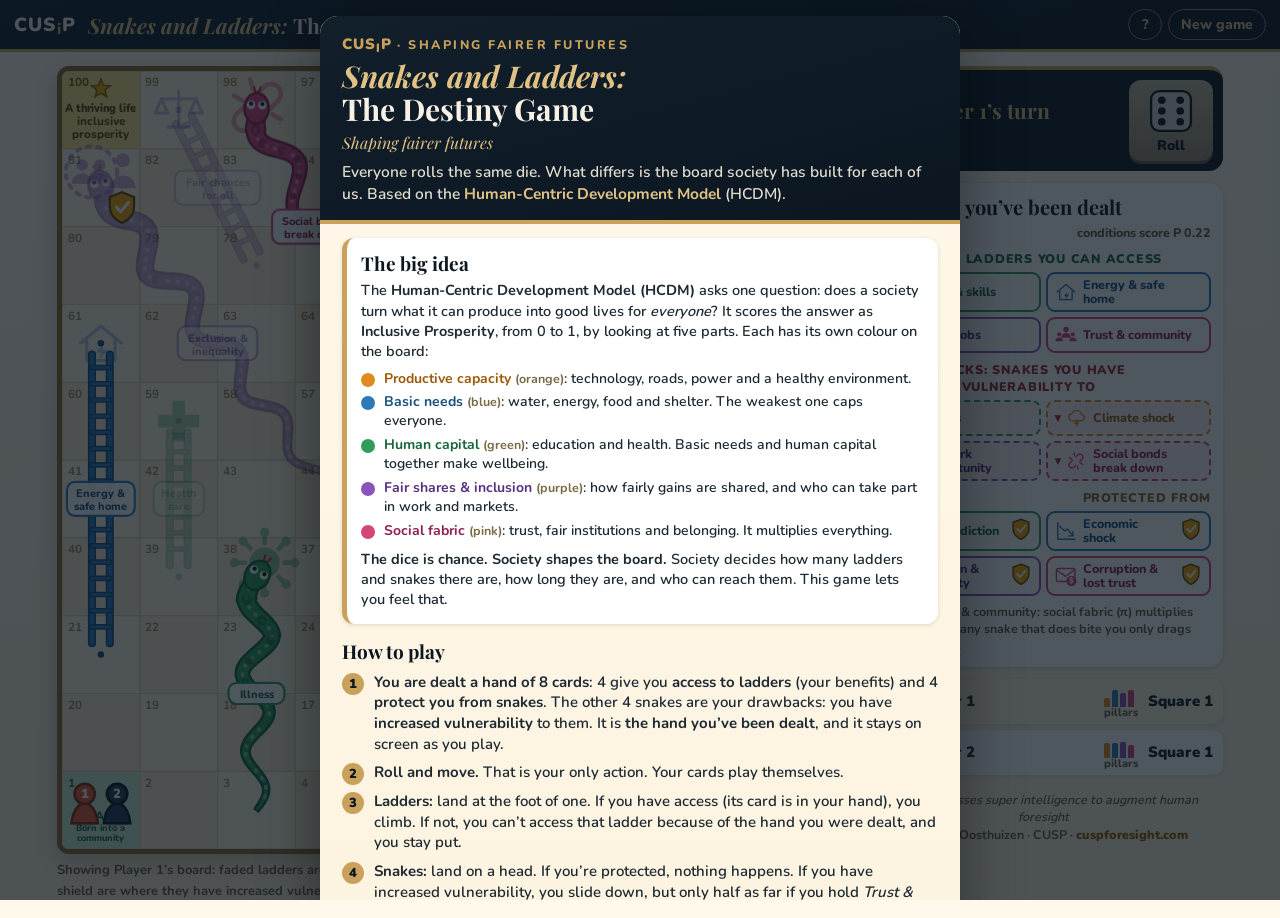
<file: game/index.html>
<!DOCTYPE html>
<html lang="en-GB">
<head>
<meta charset="utf-8">
<meta name="viewport" content="width=device-width, initial-scale=1, viewport-fit=cover">
<meta name="theme-color" content="#0B1620">
<title>Snakes and Ladders: The Destiny Game · CUSP</title>
<meta name="description" content="A 15-minute snakes and ladders game based on the Human-Centric Development Model, showing how the choices society makes shape people’s chances. Created by Dr Marius Oosthuizen, CUSP.">
<link rel="canonical" href="https://cuspforesight.com/game/">
<meta property="og:type" content="website">
<meta property="og:site_name" content="CUSP">
<meta property="og:url" content="https://cuspforesight.com/game/">
<meta property="og:title" content="Snakes and Ladders: The Destiny Game">
<meta property="og:description" content="A 15-minute snakes and ladders game based on the Human-Centric Development Model, showing how the choices society makes shape people’s chances. Created by Dr Marius Oosthuizen, CUSP.">
<meta property="og:image" content="https://cuspforesight.com/game/og-image.png">
<meta property="og:image:width" content="1200">
<meta property="og:image:height" content="630">
<meta property="og:image:alt" content="The Destiny Game board: a colourful snakes and ladders board based on the Human-Centric Development Model.">
<meta property="og:locale" content="en_GB">
<meta name="twitter:card" content="summary_large_image">
<meta name="twitter:title" content="Snakes and Ladders: The Destiny Game">
<meta name="twitter:description" content="A 15-minute snakes and ladders game based on the Human-Centric Development Model, showing how the choices society makes shape people’s chances.">
<meta name="twitter:image" content="https://cuspforesight.com/game/og-image.png">
<style>
/* Snakes and Ladders: The Destiny Game · CUSP. Palette and fonts follow the HCDM board. */
@font-face{font-family:"Nunito";src:url([data-uri]) format("woff2");font-weight:200 1000;font-display:swap}
@font-face{font-family:"Playfair Display";src:url([data-uri]) format("woff2");font-weight:400 900;font-display:swap}
@font-face{font-family:"Playfair Display";src:url([data-uri]) format("woff2");font-weight:400 900;font-style:italic;font-display:swap}
:root{
  --navy:#0B1620;--navy2:#12202C;--gold:#C9A15B;--gold2:#E0C285;--cream:#FFF9EC;--cream2:#FBF0DA;--ink:#1d2a33;--wood:#8C6A2E;
  --Pr:#E08A1E;--BN:#2B7BB9;--HC:#2E9D5B;--FI:#8A55B8;--SF:#D6457A;
  --Prd:#9C5A07;--BNd:#17507E;--HCd:#17653A;--FId:#58307F;--SFd:#8F2150;
  --top:52px;
}
*{box-sizing:border-box;margin:0;padding:0}
html,body{height:100%}
body{font-family:"Nunito",system-ui,sans-serif;color:var(--ink);background:linear-gradient(180deg,var(--cream),var(--cream2));-webkit-tap-highlight-color:transparent;overscroll-behavior:none}
button{font:inherit;cursor:pointer;border:0;background:none;color:inherit}
a{color:inherit}
.hidden{display:none!important}
.wordmark{font-family:"Nunito";font-weight:900;letter-spacing:.06em;white-space:nowrap}
.wordmark .wi{font-size:.8em;position:relative;top:.22em;margin:0 .05em;letter-spacing:0;color:var(--gold);font-weight:900}
.c-Pr{color:var(--Prd)}.c-BN{color:var(--BNd)}.c-HC{color:var(--HCd)}.c-FI{color:var(--FId)}.c-SF{color:var(--SFd)}

/* Header */
.top{height:var(--top);display:flex;align-items:center;gap:12px;padding:0 14px;background:linear-gradient(165deg,var(--navy2),var(--navy));border-bottom:3px solid var(--gold);color:#F7F1E6;position:sticky;top:0;z-index:5}
.top .brand{font-size:19px;color:#F7F1E6}
.top h1{font-family:"Playfair Display",serif;font-weight:700;font-size:21px;white-space:nowrap;overflow:hidden;text-overflow:ellipsis;flex:1}
.top h1 em{color:var(--gold2)}
.topbtns{display:flex;gap:6px}
.ghost{border:1.5px solid rgba(224,194,133,.6);color:var(--gold2);border-radius:999px;padding:5px 12px;font-weight:800;font-size:14px;min-width:34px}
.ghost:hover{background:rgba(224,194,133,.12)}

/* Layout: laptop */
#game{display:grid;grid-template-columns:minmax(0,auto) 360px;gap:18px;padding:14px 18px 18px;justify-content:center;align-items:start}
.boardwrap{width:min(calc(100vh - var(--top) - 60px),calc(100vw - 420px));min-width:320px}
#board{width:100%;aspect-ratio:1/1;border:5px solid var(--wood);border-radius:12px;overflow:hidden;background:#fff;box-shadow:0 8px 24px rgba(60,40,10,.25);position:relative}
#board svg{display:block;width:100%;height:100%}
.legend{font-size:13px;font-weight:700;color:#6a5a38;margin-top:7px;line-height:1.35;min-height:1.4em}
.legend .sw{display:inline-block;vertical-align:-3px;margin:0 3px}
.side{display:flex;flex-direction:column;gap:12px}

/* Turn bar */
.turnbar{display:flex;align-items:center;gap:12px;background:var(--navy);color:#F3ECDC;border-radius:14px;padding:10px 10px 10px 16px;border-top:4px solid var(--gold)}
.turninfo{flex:1;min-width:0}
.whose{font-family:"Playfair Display",serif;font-size:21px;font-weight:700;color:var(--gold2);white-space:nowrap;overflow:hidden;text-overflow:ellipsis;display:flex;align-items:center;gap:8px}
.last{font-size:14px;font-weight:600;color:rgba(243,236,220,.85);margin-top:2px;line-height:1.3;min-height:1.3em}
.roll{display:flex;flex-direction:column;align-items:center;gap:2px;background:linear-gradient(180deg,#F6D98E,var(--gold));color:var(--navy);border-radius:12px;padding:8px 14px 6px;font-weight:900;font-size:14px;min-width:84px;box-shadow:0 3px 0 #8C6A2E;transition:transform .08s}
.roll:active{transform:translateY(2px);box-shadow:0 1px 0 #8C6A2E}
.roll:disabled{filter:grayscale(.6) brightness(.85);cursor:default}
.roll.pulse{animation:pulse 1.4s infinite}
@keyframes pulse{0%,100%{box-shadow:0 3px 0 #8C6A2E,0 0 0 0 rgba(246,217,142,.7)}50%{box-shadow:0 3px 0 #8C6A2E,0 0 0 8px rgba(246,217,142,0)}}
#die.spin{animation:spin .5s linear infinite}
@keyframes spin{to{transform:rotate(360deg)}}

/* Hand */
.hand{background:#fff;border-radius:14px;padding:10px 12px 12px;box-shadow:0 1px 4px rgba(60,40,10,.18)}
.hand h4{font-size:13px;letter-spacing:.14em;text-transform:uppercase;color:#7a6a45;font-weight:900;margin:2px 0 6px;display:flex;justify-content:space-between;gap:8px}
.hand h4 span{letter-spacing:0;text-transform:none;font-weight:800}
.chips{display:grid;grid-template-columns:1fr 1fr;gap:5px;margin-bottom:8px}
.chip{display:flex;align-items:center;gap:6px;border-radius:9px;padding:4px 7px;font-size:12.5px;font-weight:800;line-height:1.12;border:2px solid;background:#fff;min-height:36px;transition:transform .2s}
.chip svg{flex:none;width:22px;height:22px}
.chip .kd{font-size:10px;margin-left:auto;padding-left:3px}
.chip.flash{animation:flash 1.2s 2}
@keyframes flash{50%{transform:scale(1.06);box-shadow:0 0 0 4px rgba(242,169,0,.45)}}

/* Players */
.players{display:flex;flex-direction:column;gap:6px}
.prow{display:flex;align-items:center;gap:10px;background:#fff;border-radius:10px;padding:6px 10px;box-shadow:0 1px 4px rgba(60,40,10,.15);border-left:6px solid transparent}
.prow.now{border-left-color:var(--gold);background:#FFF3D6}
.prow .pn{font-weight:900;font-size:15px;flex:1;min-width:0;white-space:nowrap;overflow:hidden;text-overflow:ellipsis}
.prow .pn small{font-weight:700;color:#7a6a45;font-size:12px;margin-left:4px}
.prow .sq{font-weight:900;font-size:15px;color:var(--navy);min-width:62px;text-align:right}
.pbars{display:flex;gap:2px;align-items:flex-end;height:22px}
.pbars i{display:block;width:6px;border-radius:2px 2px 0 0}
.pscore{font-size:11px;font-weight:800;color:#6a5a38;text-align:center;line-height:1}
.sidefoot{font-size:12.5px;color:#6a5a38;font-weight:700;text-align:center;line-height:1.4;padding:4px 0}
.tagline{font-style:italic;font-weight:600}
.credit a,.sheetfoot a{color:var(--Prd);font-weight:900;text-decoration:none}

/* Overlays */
.overlay{position:fixed;inset:0;z-index:20;background:rgba(11,22,32,.72);display:flex;align-items:flex-start;justify-content:center;overflow-y:auto;padding:16px;-webkit-overflow-scrolling:touch}
.sheet{background:linear-gradient(180deg,var(--cream),var(--cream2));border-radius:18px;max-width:640px;width:100%;overflow:hidden;box-shadow:0 20px 60px rgba(0,0,0,.4);margin:auto 0}
.sheethead{background:linear-gradient(165deg,var(--navy2),var(--navy));color:#F7F1E6;padding:18px 22px 16px;border-bottom:4px solid var(--gold)}
.kick{font-size:12.5px;letter-spacing:.2em;text-transform:uppercase;color:var(--gold);font-weight:800}
.kick .wordmark{letter-spacing:.06em;font-size:15px}
.sheethead h2{font-family:"Playfair Display",serif;font-size:30px;line-height:1.1;margin-top:6px}
.sheethead h2 em{color:var(--gold2)}
.lede{margin-top:8px;font-size:15.5px;line-height:1.4;font-weight:600;color:rgba(243,236,220,.92)}
.lede b{color:var(--gold2)}
.rules{list-style:none;counter-reset:c;padding:14px 22px 4px}
.rules li{counter-increment:c;position:relative;padding-left:32px;font-size:15px;line-height:1.38;margin-bottom:8px;font-weight:600}
.rules li:before{content:counter(c);position:absolute;left:0;top:1px;width:22px;height:22px;border-radius:50%;background:var(--gold);color:var(--navy);font-weight:900;font-size:13px;text-align:center;line-height:22px}
.setup{margin:6px 22px 0;padding:12px 14px;background:#fff;border-radius:12px;box-shadow:0 1px 4px rgba(60,40,10,.15)}
.helpmode .setup,.helpmode .hint{display:none}
.setuprow{display:flex;align-items:center;gap:12px;margin-bottom:8px}
.lab{font-weight:900;font-size:15px}
.seg{display:flex;border:2px solid var(--gold);border-radius:999px;overflow:hidden}
.seg button{padding:5px 16px;font-weight:900;font-size:15px}
.seg button[aria-checked=true]{background:var(--gold);color:var(--navy)}
.seat{display:flex;align-items:center;gap:8px;margin:6px 0}
.seat input{flex:1;min-width:0;font:inherit;font-weight:800;font-size:15px;padding:7px 10px;border:2px solid #E2CFA6;border-radius:9px;background:var(--cream)}
.seat .who{display:flex;border:2px solid #E2CFA6;border-radius:9px;overflow:hidden;flex:none}
.seat .who button{padding:6px 9px;font-size:13px;font-weight:800;color:#6a5a38}
.seat .who button[aria-pressed=true]{background:var(--navy);color:var(--gold2)}
.hint{font-size:13px;color:#6a5a38;font-weight:600;margin-top:4px}
.primary,.secondary{display:block;width:calc(100% - 44px);margin:14px 22px 0;text-align:center;padding:13px;border-radius:12px;font-weight:900;font-size:17px;text-decoration:none}
.primary{background:linear-gradient(180deg,#F6D98E,var(--gold));color:var(--navy);box-shadow:0 3px 0 #8C6A2E}
.secondary{background:var(--navy);color:var(--gold2);margin-top:10px}
.sheetfoot{text-align:center;font-size:13px;color:#6a5a38;font-weight:700;padding:14px 18px 18px;line-height:1.5}

/* Card pop-up, styled like the HCD bot's printed cards */
.cardlay{align-items:center;background:rgba(11,22,32,.55)}
.gcard{width:min(340px,92vw);background:#FFFDF7;border-radius:16px;overflow:hidden;box-shadow:0 20px 60px rgba(0,0,0,.45);border:2px solid #C9A15B;animation:pop .22s ease-out}
@keyframes pop{from{transform:scale(.85);opacity:0}to{transform:none;opacity:1}}
.gtop{display:flex;justify-content:space-between;align-items:center;background:var(--navy);color:var(--gold);padding:7px 12px;font-size:12px;font-weight:900;letter-spacing:.12em}
.gtop .wordmark.small{font-size:13px}
.gbar{height:6px}
.gbody{padding:12px 18px 6px;text-align:center}
.gwho{font-size:13px;font-weight:900;color:#6a5a38;display:flex;justify-content:center;align-items:center;gap:6px}
.gicon{width:74px;height:74px;margin:8px auto 4px;border-radius:50%;border:3px solid;display:flex;align-items:center;justify-content:center;background:#fff;position:relative}
.gicon svg{width:44px;height:44px}
.gicon .badge{position:absolute;right:-6px;bottom:-4px;width:30px;height:30px}
.gcard h3{font-family:"Playfair Display",serif;font-size:21px;line-height:1.15}
.gout{margin:8px 0 4px;padding:7px 10px;border-radius:10px;font-weight:900;font-size:17px;line-height:1.25;color:#fff}
.gout.good{background:linear-gradient(90deg,var(--HC),#24834b)}
.gout.bad{background:linear-gradient(90deg,#B3332A,#8E241D)}
.gout.mid{background:linear-gradient(90deg,#B2822B,#8C6A2E)}
.gwhy{font-size:14.5px;line-height:1.38;font-weight:700;margin:6px 0}
.gtext{font-size:13px;line-height:1.38;color:#4a5560;font-weight:600;margin-bottom:6px}
.gfoot{background:var(--navy);color:var(--gold2);text-align:center;font-size:12px;font-weight:800;padding:6px}
.gcard{cursor:default}
.gcont{display:block;width:calc(100% - 28px);margin:10px 14px 14px;padding:12px;border-radius:12px;font-weight:900;font-size:17px;background:linear-gradient(180deg,#F6D98E,var(--gold));color:var(--navy);box-shadow:0 3px 0 #8C6A2E}
.gcont:active{transform:translateY(2px);box-shadow:0 1px 0 #8C6A2E}
.gcont:focus-visible,.primary:focus-visible{outline:3px solid var(--navy);outline-offset:2px}

/* End screen */
.results{padding:12px 16px 2px}
.res{display:grid;grid-template-columns:auto 1fr auto;gap:2px 10px;align-items:center;background:#fff;border-radius:12px;padding:9px 12px;margin-bottom:7px;box-shadow:0 1px 4px rgba(60,40,10,.15)}
.res.win{border:2px solid var(--gold);background:#FFF6DD}
.res .nm{font-weight:900;font-size:16px}
.res .st{grid-column:2/4;font-size:13px;font-weight:700;color:#4a5560;line-height:1.35}
.res .sc{font-weight:900;font-size:13px;color:var(--navy);text-align:right}
.res .sc b{font-size:18px}
.hcdm{margin:8px 22px 0;background:var(--navy);color:#F3ECDC;border-radius:12px;padding:12px 16px;border-top:4px solid var(--gold)}
.hcdm h4{font-family:"Playfair Display",serif;color:var(--gold2);font-size:19px;margin-bottom:4px}
.hcdm p,.hcdm li{font-size:14px;line-height:1.4;font-weight:600}
.hcdm b{color:#F6D98E}
.hcdm ul{list-style:none;margin:6px 0}
.hcdm li{padding-left:14px;position:relative;margin-bottom:3px}
.hcdm li:before{content:"▲";position:absolute;left:0;font-size:9px;top:4px;color:var(--gold)}
.hcdm li .c-BN,.hcdm li .c-HC,.hcdm li b{filter:none}
.hcdm .c-Pr{color:#F2A54A!important}.hcdm .c-BN{color:#6FB3E6!important}.hcdm .c-HC{color:#6BD293!important}.hcdm .c-FI{color:#C39AE8!important}.hcdm .c-SF{color:#F28AB0!important}
.formula{font-family:"Playfair Display",serif;font-style:italic;font-size:21px;color:#F7F1E6;margin:6px 0;text-align:center}
.goal{margin-top:8px;background:linear-gradient(90deg,var(--HC),var(--BN));color:#fff;border-radius:10px;padding:8px 12px;font-weight:800!important}
.small{font-size:12px!important;color:rgba(243,236,220,.7);margin-top:6px}

/* Phone (portrait): board full width, controls below */
@media (max-width:820px), (orientation:portrait){
  :root{--top:46px}
  .top{padding:0 10px;gap:8px}
  .top .brand{font-size:16px}
  .top h1{font-size:16px}
  #game{grid-template-columns:1fr;padding:6px 6px 14px;gap:8px}
  .boardwrap{width:100%;min-width:0;max-width:min(100%,calc(100vh - var(--top) - 150px));margin:0 auto;max-width:100%}
  #board{border-width:3px;border-radius:9px}
  .legend{font-size:12px;margin-top:4px;padding:0 2px}
  .side{gap:8px}
  .turnbar{padding:7px 7px 7px 12px;border-radius:12px}
  .whose{font-size:18px}
  .last{font-size:13px}
  .roll{min-width:76px;padding:6px 10px 4px}
  .chip{font-size:12px;min-height:32px;padding:3px 6px}
  .sheethead h2{font-size:25px}
  .rules{padding:12px 16px 2px}.rules li{font-size:14.5px}
  .setup{margin:6px 14px 0}.primary,.secondary{width:calc(100% - 28px);margin-left:14px;margin-right:14px}
  .hcdm{margin:8px 14px 0}
  .overlay{padding:8px}
}
@media (max-width:520px){.top h1 em{display:none}}
@media (prefers-reduced-motion:reduce){.roll.pulse,#die.spin,.chip.flash,.gcard{animation:none}}

.subtitle{margin-top:6px;font-family:"Playfair Display",serif;font-style:italic;font-size:16px;color:var(--gold2)}
.createdby{font-family:"Playfair Display",serif;font-style:italic;font-weight:400;font-size:13px;line-height:1.45;color:#5a4a28;margin-bottom:4px}
.createdby a{font-style:normal;font-family:"Nunito",sans-serif;font-size:12.5px}

/* HCDM framing on the start screen */
.about{margin:14px 22px 0;background:#fff;border-radius:12px;padding:12px 14px 6px;box-shadow:0 1px 4px rgba(60,40,10,.15);border-left:5px solid var(--gold)}
.about h3,.howto{font-family:"Playfair Display",serif;font-size:19px;color:var(--navy);margin-bottom:4px}
.howto{margin:14px 22px -6px}
.about p{font-size:14.5px;line-height:1.4;font-weight:600;margin-bottom:8px}
.pillars{list-style:none;margin:2px 0 8px}
.pillars li{display:flex;gap:9px;align-items:flex-start;font-size:14px;line-height:1.35;font-weight:600;margin-bottom:5px}
.pillars em{font-style:normal;font-weight:700;color:#7a6a45;font-size:12.5px}
.dot{flex:none;width:14px;height:14px;border-radius:50%;margin-top:3px}
/* The hand you've been dealt */
.handtitle{font-family:"Playfair Display",serif;font-size:20px;color:var(--navy);margin:0 0 2px}
.handwho{display:flex;align-items:center;gap:6px;font-size:14px;margin-bottom:8px;flex-wrap:wrap}
.handwho small{color:#7a6a45;font-weight:700}.handwho span{margin-left:auto;font-weight:800;color:#6a5a38;font-size:12.5px}
.hand h4.ben{color:#1F6B3E}.hand h4.dra,.handbox h4.dra{color:#A32A2A}.hand h4.pro{color:#8C6A2E}
.hand h4,.handbox h4{font-size:12.5px;letter-spacing:.06em;text-transform:uppercase;font-weight:900;margin:8px 0 5px;display:flex;align-items:center;gap:6px}
.handbox h4.ben{color:#1F6B3E}.handbox h4.pro{color:#8C6A2E}
.handbox{margin:14px 22px 0;background:#fff;border-radius:12px;padding:12px 14px 14px;box-shadow:0 1px 4px rgba(60,40,10,.15)}
.chip.vuln{background:#FFF4F2;border-style:dashed}
.chip.vuln:before{content:"▼";font-size:9px;color:#A32A2A;margin-right:-2px}
.trustnote{font-size:12.5px;line-height:1.35;font-weight:700;color:#6a5a38;margin-top:8px}
.handbox .chips{margin-bottom:4px}
@media (max-width:820px), (orientation:portrait){.about,.handbox{margin-left:14px;margin-right:14px}.howto{margin-left:14px}}

a.primary.link{display:block;text-decoration:none;cursor:pointer}
a.primary.link + .sheetfoot, .primary + a.primary.link{margin-top:10px}

</style>
</head>
<body>
<header class="top">
  <div class="brand"><span class="wordmark" aria-label="CUSP">CUS<span class="wi">i</span>P</span></div>
  <h1><em>Snakes and Ladders:</em> <span>The Destiny Game</span></h1>
  <div class="topbtns">
    <button class="ghost" id="btnHelp" aria-label="How to play">?</button>
    <button class="ghost" id="btnNew">New game</button>
  </div>
</header>

<main id="game">
  <section class="boardwrap">
    <div id="board" role="img" aria-label="Game board: squares 1 to 100 with eight ladders and eight snakes"></div>
    <div class="legend" id="legend"></div>
  </section>
  <aside class="side">
    <div class="turnbar" id="turnbar">
      <div class="turninfo">
        <div class="whose" id="whose">&nbsp;</div>
        <div class="last" id="last" aria-live="polite">&nbsp;</div>
      </div>
      <button id="btnRoll" class="roll" aria-label="Roll the die">
        <svg id="die" viewBox="0 0 60 60" width="46" height="46" aria-hidden="true"></svg>
        <span id="rollLabel">Roll</span>
      </button>
    </div>
    <div class="hand" id="hand"></div>
    <div class="players" id="players"></div>
    <div class="sidefoot">
      <div class="tagline">CUSP harnesses super intelligence to augment human foresight</div>
      <div class="credit">Dr Marius Oosthuizen · CUSP · <a href="https://cuspforesight.com" target="_blank" rel="noopener">cuspforesight.com</a></div>
    </div>
  </aside>
</main>

<!-- Start screen -->
<div class="overlay" id="start">
  <div class="sheet">
    <div class="sheethead">
      <div class="kick"><span class="wordmark">CUS<span class="wi">i</span>P</span> · shaping fairer futures</div>
      <h2><em>Snakes and Ladders:</em><br>The Destiny Game</h2>
      <div class="subtitle">Shaping fairer futures</div>
      <p class="lede">Everyone rolls the same die. What differs is the board society has built for each of us. Based on the <b>Human-Centric Development Model</b> (HCDM).</p>
    </div>
    <div class="about">
      <h3>The big idea</h3>
      <p>The <b>Human-Centric Development Model (HCDM)</b> asks one question: does a society turn what it can produce into good lives for <i>everyone</i>? It scores the answer as <b>Inclusive Prosperity</b>, from 0 to 1, by looking at five parts. Each has its own colour on the board:</p>
      <ul class="pillars">
        <li><i class="dot" style="background:var(--Pr)"></i><span><b class="c-Pr">Productive capacity</b> <em>(orange)</em>: technology, roads, power and a healthy environment.</span></li>
        <li><i class="dot" style="background:var(--BN)"></i><span><b class="c-BN">Basic needs</b> <em>(blue)</em>: water, energy, food and shelter. The weakest one caps everyone.</span></li>
        <li><i class="dot" style="background:var(--HC)"></i><span><b class="c-HC">Human capital</b> <em>(green)</em>: education and health. Basic needs and human capital together make wellbeing.</span></li>
        <li><i class="dot" style="background:var(--FI)"></i><span><b class="c-FI">Fair shares &amp; inclusion</b> <em>(purple)</em>: how fairly gains are shared, and who can take part in work and markets.</span></li>
        <li><i class="dot" style="background:var(--SF)"></i><span><b class="c-SF">Social fabric</b> <em>(pink)</em>: trust, fair institutions and belonging. It multiplies everything.</span></li>
      </ul>
      <p><b>The dice is chance. Society shapes the board.</b> Society decides how many ladders and snakes there are, how long they are, and who can reach them. This game lets you feel that.</p>
    </div>
    <h3 class="howto">How to play</h3>
    <ol class="rules">
      <li><b>You are dealt a hand of 8 cards</b>: 4 give you <b>access to ladders</b> (your benefits) and 4 <b>protect you from snakes</b>. The other 4 snakes are your drawbacks: you have <b>increased vulnerability</b> to them. It is <b>the hand you’ve been dealt</b>, and it stays on screen as you play.</li>
      <li><b>Roll and move.</b> That is your only action. Your cards play themselves.</li>
      <li><b>Ladders:</b> land at the foot of one. If you have access (its card is in your hand), you climb. If not, you can’t access that ladder because of the hand you were dealt, and you stay put.</li>
      <li><b>Snakes:</b> land on a head. If you’re protected, nothing happens. If you have increased vulnerability, you slide down, but only half as far if you hold <i>Trust &amp; community</i>.</li>
      <li><b>First to reach 100 wins</b>: a thriving life, and a sign of what shared progress looks like.</li>
    </ol>
    <div class="setup">
      <div class="setuprow"><span class="lab">Players</span>
        <div class="seg" id="countSeg" role="radiogroup" aria-label="Number of players">
          <button data-n="2" role="radio">2</button><button data-n="3" role="radio">3</button><button data-n="4" role="radio">4</button>
        </div>
      </div>
      <div id="seats"></div>
      <p class="hint">Pass the device round. Set a seat to <b>Computer</b> to play on your own.</p>
    </div>
    <button class="primary" id="btnStart">Deal the cards and play</button>
    <a class="primary link" href="https://cuspforesight.com" target="_blank" rel="noopener" aria-label="Learn more at cuspforesight.com (opens in a new tab)">Learn more at cuspforesight.com</a>
    <div class="sheetfoot">
      <div class="createdby">Created by Dr Marius Oosthuizen, originator of the Human-Centric Development Model (HCDM) · CUSP · <a href="https://cuspforesight.com" target="_blank" rel="noopener">cuspforesight.com</a></div>
      <div class="tagline">CUSP harnesses super intelligence to augment human foresight</div>
    </div>
  </div>
</div>

<!-- The hand you've been dealt -->
<div class="overlay hidden" id="deal" role="dialog" aria-modal="true">
  <div class="sheet dealsheet">
    <div class="sheethead">
      <div class="kick"><span class="wordmark">CUS<span class="wi">i</span>P</span> · shaping fairer futures</div>
      <p class="lede" id="dealIntro"></p>
    </div>
    <div class="handbox" id="dealBody"></div>
    <button class="primary" id="btnDeal">Start the game</button>
    <div class="sheetfoot"><div class="tagline">CUSP harnesses super intelligence to augment human foresight</div></div>
  </div>
</div>

<!-- Card pop-up -->
<div class="overlay cardlay hidden" id="cardlay" role="dialog" aria-modal="true" aria-labelledby="cardTitle">
  <div class="gcard" id="gcard">
    <div class="gtop"><span class="wordmark small">CUS<span class="wi">i</span>P</span><span id="cardKind"></span></div>
    <div class="gbar" id="cardBar"></div>
    <div class="gbody">
      <div class="gwho" id="cardWho"></div>
      <div class="gicon" id="cardIcon"></div>
      <h3 id="cardTitle"></h3>
      <div class="gout" id="cardOutcome"></div>
      <p class="gwhy" id="cardWhy"></p>
      <p class="gtext" id="cardText"></p>
    </div>
    <div class="gfoot" id="cardFoot"></div>
    <button class="gcont" id="btnContinue">Continue the game</button>
  </div>
</div>

<!-- End screen -->
<div class="overlay hidden" id="end">
  <div class="sheet">
    <div class="sheethead">
      <div class="kick"><span class="wordmark">CUS<span class="wi">i</span>P</span> · shaping fairer futures</div>
      <h2 id="endTitle"></h2>
      <div class="subtitle">Destiny reached · shaping fairer futures</div>
      <p class="lede" id="endLede"></p>
    </div>
    <div class="results" id="results"></div>
    <div class="hcdm">
      <h4>What is the HCDM?</h4>
      <p>The <b>Human-Centric Development Model</b>, developed by Dr Marius Oosthuizen, measures <b>Inclusive Prosperity (P)</b> on a 0–1 scale: whether a society turns its productive capacity into broadly shared human flourishing.</p>
      <div class="formula">P = √(Pr·Wb) × √(D·In) × Φ(π)</div>
      <ul>
        <li><b class="c-Pr">Productive capacity (Pr)</b>: technology, infrastructure and a healthy ecology.</li>
        <li><b class="c-BN">Wellbeing (Wb)</b>: <span class="c-BN">basic needs</span> (the weakest one caps everyone) turned into capability by <span class="c-HC">human capital</span>, education and health.</li>
        <li><b class="c-FI">Fair shares &amp; inclusion (D, In)</b>: how fairly gains are shared and how widely people take part.</li>
        <li><b class="c-SF">Social fabric (π)</b>: trust, legitimacy, agency, hope and cohesion. It multiplies everything.</li>
      </ul>
      <p class="goal">The dice is chance, but society decides how many ladders and snakes there are. The HCDM helps decision-makers build more and stronger ladders, and shorten or block the snakes, so that everyone gets to play.</p>
      <p class="small">The “conditions score” above applies the v2 formula to each hand as an illustration. It is not real-world data.</p>
    </div>
    <a class="primary link" href="https://cuspforesight.com" target="_blank" rel="noopener" aria-label="Learn more at cuspforesight.com (opens in a new tab)">Learn more at cuspforesight.com</a>
    <button class="secondary" id="btnAgain">Play again</button>
    <div class="sheetfoot">
      <div class="createdby">Created by Dr Marius Oosthuizen, originator of the Human-Centric Development Model (HCDM) · CUSP · <a href="https://cuspforesight.com" target="_blank" rel="noopener">cuspforesight.com</a></div>
      <div class="tagline">CUSP harnesses super intelligence to augment human foresight</div>
    </div>
  </div>
</div>

<script>
/* Generated by tools/gen_board.py from build.py and cards/build_cards.py. Do not edit. */
window.BOARD = {"cell": 96, "size": 960, "col": {"Pr": "#E08A1E", "BN": "#2B7BB9", "HC": "#2E9D5B", "FI": "#8A55B8", "SF": "#D6457A"}, "dark": {"Pr": "#9C5A07", "BN": "#17507E", "HC": "#17653A", "FI": "#58307F", "SF": "#8F2150"}, "comp": {"BN": ["Basic needs", "water, energy, food, shelter"], "HC": ["Human capital", "education and health"], "Pr": ["Productive capacity", "technology, infrastructure, a healthy environment"], "FI": ["Fair shares & inclusion", "distribution and economic inclusion"], "SF": ["Social fabric", "the π multiplier: trust, agency, hope, cohesion"]}, "base": "<rect x=\"0\" y=\"864\" width=\"96\" height=\"96\" fill=\"#CDEBD3\" stroke=\"#E2CFA6\" stroke-width=\"1.5\"/><rect x=\"96\" y=\"864\" width=\"96\" height=\"96\" fill=\"#F8E9CC\" stroke=\"#E2CFA6\" stroke-width=\"1.5\"/><text x=\"103\" y=\"883\" font-size=\"14.5\" font-weight=\"700\" fill=\"#A48A5A\" font-family=\"Nunito\">2</text><rect x=\"192\" y=\"864\" width=\"96\" height=\"96\" fill=\"#FFF6E2\" stroke=\"#E2CFA6\" stroke-width=\"1.5\"/><text x=\"199\" y=\"883\" font-size=\"14.5\" font-weight=\"700\" fill=\"#A48A5A\" font-family=\"Nunito\">3</text><rect x=\"288\" y=\"864\" width=\"96\" height=\"96\" fill=\"#F8E9CC\" stroke=\"#E2CFA6\" stroke-width=\"1.5\"/><text x=\"295\" y=\"883\" font-size=\"14.5\" font-weight=\"700\" fill=\"#A48A5A\" font-family=\"Nunito\">4</text><rect x=\"384\" y=\"864\" width=\"96\" height=\"96\" fill=\"#FFF6E2\" stroke=\"#E2CFA6\" stroke-width=\"1.5\"/><text x=\"391\" y=\"883\" font-size=\"14.5\" font-weight=\"700\" fill=\"#A48A5A\" font-family=\"Nunito\">5</text><rect x=\"480\" y=\"864\" width=\"96\" height=\"96\" fill=\"#F8E9CC\" stroke=\"#E2CFA6\" stroke-width=\"1.5\"/><text x=\"487\" y=\"883\" font-size=\"14.5\" font-weight=\"700\" fill=\"#A48A5A\" font-family=\"Nunito\">6</text><rect x=\"576\" y=\"864\" width=\"96\" height=\"96\" fill=\"#FFF6E2\" stroke=\"#E2CFA6\" stroke-width=\"1.5\"/><text x=\"583\" y=\"883\" font-size=\"14.5\" font-weight=\"700\" fill=\"#A48A5A\" font-family=\"Nunito\">7</text><rect x=\"672\" y=\"864\" width=\"96\" height=\"96\" fill=\"#F8E9CC\" stroke=\"#E2CFA6\" stroke-width=\"1.5\"/><text x=\"679\" y=\"883\" font-size=\"14.5\" font-weight=\"700\" fill=\"#A48A5A\" font-family=\"Nunito\">8</text><rect x=\"768\" y=\"864\" width=\"96\" height=\"96\" fill=\"#FFF6E2\" stroke=\"#E2CFA6\" stroke-width=\"1.5\"/><text x=\"775\" y=\"883\" font-size=\"14.5\" font-weight=\"700\" fill=\"#A48A5A\" font-family=\"Nunito\">9</text><rect x=\"864\" y=\"864\" width=\"96\" height=\"96\" fill=\"#F8E9CC\" stroke=\"#E2CFA6\" stroke-width=\"1.5\"/><text x=\"871\" y=\"883\" font-size=\"14.5\" font-weight=\"700\" fill=\"#A48A5A\" font-family=\"Nunito\">10</text><rect x=\"864\" y=\"768\" width=\"96\" height=\"96\" fill=\"#FFF6E2\" stroke=\"#E2CFA6\" stroke-width=\"1.5\"/><text x=\"871\" y=\"787\" font-size=\"14.5\" font-weight=\"700\" fill=\"#A48A5A\" font-family=\"Nunito\">11</text><rect x=\"768\" y=\"768\" width=\"96\" height=\"96\" fill=\"#F8E9CC\" stroke=\"#E2CFA6\" stroke-width=\"1.5\"/><text x=\"775\" y=\"787\" font-size=\"14.5\" font-weight=\"700\" fill=\"#A48A5A\" font-family=\"Nunito\">12</text><rect x=\"672\" y=\"768\" width=\"96\" height=\"96\" fill=\"#FFF6E2\" stroke=\"#E2CFA6\" stroke-width=\"1.5\"/><text x=\"679\" y=\"787\" font-size=\"14.5\" font-weight=\"700\" fill=\"#A48A5A\" font-family=\"Nunito\">13</text><rect x=\"576\" y=\"768\" width=\"96\" height=\"96\" fill=\"#F8E9CC\" stroke=\"#E2CFA6\" stroke-width=\"1.5\"/><text x=\"583\" y=\"787\" font-size=\"14.5\" font-weight=\"700\" fill=\"#A48A5A\" font-family=\"Nunito\">14</text><rect x=\"480\" y=\"768\" width=\"96\" height=\"96\" fill=\"#FFF6E2\" stroke=\"#E2CFA6\" stroke-width=\"1.5\"/><text x=\"487\" y=\"787\" font-size=\"14.5\" font-weight=\"700\" fill=\"#A48A5A\" font-family=\"Nunito\">15</text><rect x=\"384\" y=\"768\" width=\"96\" height=\"96\" fill=\"#F8E9CC\" stroke=\"#E2CFA6\" stroke-width=\"1.5\"/><text x=\"391\" y=\"787\" font-size=\"14.5\" font-weight=\"700\" fill=\"#A48A5A\" font-family=\"Nunito\">16</text><rect x=\"288\" y=\"768\" width=\"96\" height=\"96\" fill=\"#FFF6E2\" stroke=\"#E2CFA6\" stroke-width=\"1.5\"/><text x=\"295\" y=\"787\" font-size=\"14.5\" font-weight=\"700\" fill=\"#A48A5A\" font-family=\"Nunito\">17</text><rect x=\"192\" y=\"768\" width=\"96\" height=\"96\" fill=\"#F8E9CC\" stroke=\"#E2CFA6\" stroke-width=\"1.5\"/><text x=\"199\" y=\"787\" font-size=\"14.5\" font-weight=\"700\" fill=\"#A48A5A\" font-family=\"Nunito\">18</text><rect x=\"96\" y=\"768\" width=\"96\" height=\"96\" fill=\"#FFF6E2\" stroke=\"#E2CFA6\" stroke-width=\"1.5\"/><text x=\"103\" y=\"787\" font-size=\"14.5\" font-weight=\"700\" fill=\"#A48A5A\" font-family=\"Nunito\">19</text><rect x=\"0\" y=\"768\" width=\"96\" height=\"96\" fill=\"#F8E9CC\" stroke=\"#E2CFA6\" stroke-width=\"1.5\"/><text x=\"7\" y=\"787\" font-size=\"14.5\" font-weight=\"700\" fill=\"#A48A5A\" font-family=\"Nunito\">20</text><rect x=\"0\" y=\"672\" width=\"96\" height=\"96\" fill=\"#FFF6E2\" stroke=\"#E2CFA6\" stroke-width=\"1.5\"/><text x=\"7\" y=\"691\" font-size=\"14.5\" font-weight=\"700\" fill=\"#A48A5A\" font-family=\"Nunito\">21</text><rect x=\"96\" y=\"672\" width=\"96\" height=\"96\" fill=\"#F8E9CC\" stroke=\"#E2CFA6\" stroke-width=\"1.5\"/><text x=\"103\" y=\"691\" font-size=\"14.5\" font-weight=\"700\" fill=\"#A48A5A\" font-family=\"Nunito\">22</text><rect x=\"192\" y=\"672\" width=\"96\" height=\"96\" fill=\"#FFF6E2\" stroke=\"#E2CFA6\" stroke-width=\"1.5\"/><text x=\"199\" y=\"691\" font-size=\"14.5\" font-weight=\"700\" fill=\"#A48A5A\" font-family=\"Nunito\">23</text><rect x=\"288\" y=\"672\" width=\"96\" height=\"96\" fill=\"#F8E9CC\" stroke=\"#E2CFA6\" stroke-width=\"1.5\"/><text x=\"295\" y=\"691\" font-size=\"14.5\" font-weight=\"700\" fill=\"#A48A5A\" font-family=\"Nunito\">24</text><rect x=\"384\" y=\"672\" width=\"96\" height=\"96\" fill=\"#FFF6E2\" stroke=\"#E2CFA6\" stroke-width=\"1.5\"/><text x=\"391\" y=\"691\" font-size=\"14.5\" font-weight=\"700\" fill=\"#A48A5A\" font-family=\"Nunito\">25</text><rect x=\"480\" y=\"672\" width=\"96\" height=\"96\" fill=\"#F8E9CC\" stroke=\"#E2CFA6\" stroke-width=\"1.5\"/><text x=\"487\" y=\"691\" font-size=\"14.5\" font-weight=\"700\" fill=\"#A48A5A\" font-family=\"Nunito\">26</text><rect x=\"576\" y=\"672\" width=\"96\" height=\"96\" fill=\"#FFF6E2\" stroke=\"#E2CFA6\" stroke-width=\"1.5\"/><text x=\"583\" y=\"691\" font-size=\"14.5\" font-weight=\"700\" fill=\"#A48A5A\" font-family=\"Nunito\">27</text><rect x=\"672\" y=\"672\" width=\"96\" height=\"96\" fill=\"#F8E9CC\" stroke=\"#E2CFA6\" stroke-width=\"1.5\"/><text x=\"679\" y=\"691\" font-size=\"14.5\" font-weight=\"700\" fill=\"#A48A5A\" font-family=\"Nunito\">28</text><rect x=\"768\" y=\"672\" width=\"96\" height=\"96\" fill=\"#FFF6E2\" stroke=\"#E2CFA6\" stroke-width=\"1.5\"/><text x=\"775\" y=\"691\" font-size=\"14.5\" font-weight=\"700\" fill=\"#A48A5A\" font-family=\"Nunito\">29</text><rect x=\"864\" y=\"672\" width=\"96\" height=\"96\" fill=\"#F8E9CC\" stroke=\"#E2CFA6\" stroke-width=\"1.5\"/><text x=\"871\" y=\"691\" font-size=\"14.5\" font-weight=\"700\" fill=\"#A48A5A\" font-family=\"Nunito\">30</text><rect x=\"864\" y=\"576\" width=\"96\" height=\"96\" fill=\"#FFF6E2\" stroke=\"#E2CFA6\" stroke-width=\"1.5\"/><text x=\"871\" y=\"595\" font-size=\"14.5\" font-weight=\"700\" fill=\"#A48A5A\" font-family=\"Nunito\">31</text><rect x=\"768\" y=\"576\" width=\"96\" height=\"96\" fill=\"#F8E9CC\" stroke=\"#E2CFA6\" stroke-width=\"1.5\"/><text x=\"775\" y=\"595\" font-size=\"14.5\" font-weight=\"700\" fill=\"#A48A5A\" font-family=\"Nunito\">32</text><rect x=\"672\" y=\"576\" width=\"96\" height=\"96\" fill=\"#FFF6E2\" stroke=\"#E2CFA6\" stroke-width=\"1.5\"/><text x=\"679\" y=\"595\" font-size=\"14.5\" font-weight=\"700\" fill=\"#A48A5A\" font-family=\"Nunito\">33</text><rect x=\"576\" y=\"576\" width=\"96\" height=\"96\" fill=\"#F8E9CC\" stroke=\"#E2CFA6\" stroke-width=\"1.5\"/><text x=\"583\" y=\"595\" font-size=\"14.5\" font-weight=\"700\" fill=\"#A48A5A\" font-family=\"Nunito\">34</text><rect x=\"480\" y=\"576\" width=\"96\" height=\"96\" fill=\"#FFF6E2\" stroke=\"#E2CFA6\" stroke-width=\"1.5\"/><text x=\"487\" y=\"595\" font-size=\"14.5\" font-weight=\"700\" fill=\"#A48A5A\" font-family=\"Nunito\">35</text><rect x=\"384\" y=\"576\" width=\"96\" height=\"96\" fill=\"#F8E9CC\" stroke=\"#E2CFA6\" stroke-width=\"1.5\"/><text x=\"391\" y=\"595\" font-size=\"14.5\" font-weight=\"700\" fill=\"#A48A5A\" font-family=\"Nunito\">36</text><rect x=\"288\" y=\"576\" width=\"96\" height=\"96\" fill=\"#FFF6E2\" stroke=\"#E2CFA6\" stroke-width=\"1.5\"/><text x=\"295\" y=\"595\" font-size=\"14.5\" font-weight=\"700\" fill=\"#A48A5A\" font-family=\"Nunito\">37</text><rect x=\"192\" y=\"576\" width=\"96\" height=\"96\" fill=\"#F8E9CC\" stroke=\"#E2CFA6\" stroke-width=\"1.5\"/><text x=\"199\" y=\"595\" font-size=\"14.5\" font-weight=\"700\" fill=\"#A48A5A\" font-family=\"Nunito\">38</text><rect x=\"96\" y=\"576\" width=\"96\" height=\"96\" fill=\"#FFF6E2\" stroke=\"#E2CFA6\" stroke-width=\"1.5\"/><text x=\"103\" y=\"595\" font-size=\"14.5\" font-weight=\"700\" fill=\"#A48A5A\" font-family=\"Nunito\">39</text><rect x=\"0\" y=\"576\" width=\"96\" height=\"96\" fill=\"#F8E9CC\" stroke=\"#E2CFA6\" stroke-width=\"1.5\"/><text x=\"7\" y=\"595\" font-size=\"14.5\" font-weight=\"700\" fill=\"#A48A5A\" font-family=\"Nunito\">40</text><rect x=\"0\" y=\"480\" width=\"96\" height=\"96\" fill=\"#FFF6E2\" stroke=\"#E2CFA6\" stroke-width=\"1.5\"/><text x=\"7\" y=\"499\" font-size=\"14.5\" font-weight=\"700\" fill=\"#A48A5A\" font-family=\"Nunito\">41</text><rect x=\"96\" y=\"480\" width=\"96\" height=\"96\" fill=\"#F8E9CC\" stroke=\"#E2CFA6\" stroke-width=\"1.5\"/><text x=\"103\" y=\"499\" font-size=\"14.5\" font-weight=\"700\" fill=\"#A48A5A\" font-family=\"Nunito\">42</text><rect x=\"192\" y=\"480\" width=\"96\" height=\"96\" fill=\"#FFF6E2\" stroke=\"#E2CFA6\" stroke-width=\"1.5\"/><text x=\"199\" y=\"499\" font-size=\"14.5\" font-weight=\"700\" fill=\"#A48A5A\" font-family=\"Nunito\">43</text><rect x=\"288\" y=\"480\" width=\"96\" height=\"96\" fill=\"#F8E9CC\" stroke=\"#E2CFA6\" stroke-width=\"1.5\"/><text x=\"295\" y=\"499\" font-size=\"14.5\" font-weight=\"700\" fill=\"#A48A5A\" font-family=\"Nunito\">44</text><rect x=\"384\" y=\"480\" width=\"96\" height=\"96\" fill=\"#FFF6E2\" stroke=\"#E2CFA6\" stroke-width=\"1.5\"/><text x=\"391\" y=\"499\" font-size=\"14.5\" font-weight=\"700\" fill=\"#A48A5A\" font-family=\"Nunito\">45</text><rect x=\"480\" y=\"480\" width=\"96\" height=\"96\" fill=\"#F8E9CC\" stroke=\"#E2CFA6\" stroke-width=\"1.5\"/><text x=\"487\" y=\"499\" font-size=\"14.5\" font-weight=\"700\" fill=\"#A48A5A\" font-family=\"Nunito\">46</text><rect x=\"576\" y=\"480\" width=\"96\" height=\"96\" fill=\"#FFF6E2\" stroke=\"#E2CFA6\" stroke-width=\"1.5\"/><text x=\"583\" y=\"499\" font-size=\"14.5\" font-weight=\"700\" fill=\"#A48A5A\" font-family=\"Nunito\">47</text><rect x=\"672\" y=\"480\" width=\"96\" height=\"96\" fill=\"#F8E9CC\" stroke=\"#E2CFA6\" stroke-width=\"1.5\"/><text x=\"679\" y=\"499\" font-size=\"14.5\" font-weight=\"700\" fill=\"#A48A5A\" font-family=\"Nunito\">48</text><rect x=\"768\" y=\"480\" width=\"96\" height=\"96\" fill=\"#FFF6E2\" stroke=\"#E2CFA6\" stroke-width=\"1.5\"/><text x=\"775\" y=\"499\" font-size=\"14.5\" font-weight=\"700\" fill=\"#A48A5A\" font-family=\"Nunito\">49</text><rect x=\"864\" y=\"480\" width=\"96\" height=\"96\" fill=\"#F8E9CC\" stroke=\"#E2CFA6\" stroke-width=\"1.5\"/><text x=\"871\" y=\"499\" font-size=\"14.5\" font-weight=\"700\" fill=\"#A48A5A\" font-family=\"Nunito\">50</text><rect x=\"864\" y=\"384\" width=\"96\" height=\"96\" fill=\"#FFF6E2\" stroke=\"#E2CFA6\" stroke-width=\"1.5\"/><text x=\"871\" y=\"403\" font-size=\"14.5\" font-weight=\"700\" fill=\"#A48A5A\" font-family=\"Nunito\">51</text><rect x=\"768\" y=\"384\" width=\"96\" height=\"96\" fill=\"#F8E9CC\" stroke=\"#E2CFA6\" stroke-width=\"1.5\"/><text x=\"775\" y=\"403\" font-size=\"14.5\" font-weight=\"700\" fill=\"#A48A5A\" font-family=\"Nunito\">52</text><rect x=\"672\" y=\"384\" width=\"96\" height=\"96\" fill=\"#FFF6E2\" stroke=\"#E2CFA6\" stroke-width=\"1.5\"/><text x=\"679\" y=\"403\" font-size=\"14.5\" font-weight=\"700\" fill=\"#A48A5A\" font-family=\"Nunito\">53</text><rect x=\"576\" y=\"384\" width=\"96\" height=\"96\" fill=\"#F8E9CC\" stroke=\"#E2CFA6\" stroke-width=\"1.5\"/><text x=\"583\" y=\"403\" font-size=\"14.5\" font-weight=\"700\" fill=\"#A48A5A\" font-family=\"Nunito\">54</text><rect x=\"480\" y=\"384\" width=\"96\" height=\"96\" fill=\"#FFF6E2\" stroke=\"#E2CFA6\" stroke-width=\"1.5\"/><text x=\"487\" y=\"403\" font-size=\"14.5\" font-weight=\"700\" fill=\"#A48A5A\" font-family=\"Nunito\">55</text><rect x=\"384\" y=\"384\" width=\"96\" height=\"96\" fill=\"#F8E9CC\" stroke=\"#E2CFA6\" stroke-width=\"1.5\"/><text x=\"391\" y=\"403\" font-size=\"14.5\" font-weight=\"700\" fill=\"#A48A5A\" font-family=\"Nunito\">56</text><rect x=\"288\" y=\"384\" width=\"96\" height=\"96\" fill=\"#FFF6E2\" stroke=\"#E2CFA6\" stroke-width=\"1.5\"/><text x=\"295\" y=\"403\" font-size=\"14.5\" font-weight=\"700\" fill=\"#A48A5A\" font-family=\"Nunito\">57</text><rect x=\"192\" y=\"384\" width=\"96\" height=\"96\" fill=\"#F8E9CC\" stroke=\"#E2CFA6\" stroke-width=\"1.5\"/><text x=\"199\" y=\"403\" font-size=\"14.5\" font-weight=\"700\" fill=\"#A48A5A\" font-family=\"Nunito\">58</text><rect x=\"96\" y=\"384\" width=\"96\" height=\"96\" fill=\"#FFF6E2\" stroke=\"#E2CFA6\" stroke-width=\"1.5\"/><text x=\"103\" y=\"403\" font-size=\"14.5\" font-weight=\"700\" fill=\"#A48A5A\" font-family=\"Nunito\">59</text><rect x=\"0\" y=\"384\" width=\"96\" height=\"96\" fill=\"#F8E9CC\" stroke=\"#E2CFA6\" stroke-width=\"1.5\"/><text x=\"7\" y=\"403\" font-size=\"14.5\" font-weight=\"700\" fill=\"#A48A5A\" font-family=\"Nunito\">60</text><rect x=\"0\" y=\"288\" width=\"96\" height=\"96\" fill=\"#FFF6E2\" stroke=\"#E2CFA6\" stroke-width=\"1.5\"/><text x=\"7\" y=\"307\" font-size=\"14.5\" font-weight=\"700\" fill=\"#A48A5A\" font-family=\"Nunito\">61</text><rect x=\"96\" y=\"288\" width=\"96\" height=\"96\" fill=\"#F8E9CC\" stroke=\"#E2CFA6\" stroke-width=\"1.5\"/><text x=\"103\" y=\"307\" font-size=\"14.5\" font-weight=\"700\" fill=\"#A48A5A\" font-family=\"Nunito\">62</text><rect x=\"192\" y=\"288\" width=\"96\" height=\"96\" fill=\"#FFF6E2\" stroke=\"#E2CFA6\" stroke-width=\"1.5\"/><text x=\"199\" y=\"307\" font-size=\"14.5\" font-weight=\"700\" fill=\"#A48A5A\" font-family=\"Nunito\">63</text><rect x=\"288\" y=\"288\" width=\"96\" height=\"96\" fill=\"#F8E9CC\" stroke=\"#E2CFA6\" stroke-width=\"1.5\"/><text x=\"295\" y=\"307\" font-size=\"14.5\" font-weight=\"700\" fill=\"#A48A5A\" font-family=\"Nunito\">64</text><rect x=\"384\" y=\"288\" width=\"96\" height=\"96\" fill=\"#FFF6E2\" stroke=\"#E2CFA6\" stroke-width=\"1.5\"/><text x=\"391\" y=\"307\" font-size=\"14.5\" font-weight=\"700\" fill=\"#A48A5A\" font-family=\"Nunito\">65</text><rect x=\"480\" y=\"288\" width=\"96\" height=\"96\" fill=\"#F8E9CC\" stroke=\"#E2CFA6\" stroke-width=\"1.5\"/><text x=\"487\" y=\"307\" font-size=\"14.5\" font-weight=\"700\" fill=\"#A48A5A\" font-family=\"Nunito\">66</text><rect x=\"576\" y=\"288\" width=\"96\" height=\"96\" fill=\"#FFF6E2\" stroke=\"#E2CFA6\" stroke-width=\"1.5\"/><text x=\"583\" y=\"307\" font-size=\"14.5\" font-weight=\"700\" fill=\"#A48A5A\" font-family=\"Nunito\">67</text><rect x=\"672\" y=\"288\" width=\"96\" height=\"96\" fill=\"#F8E9CC\" stroke=\"#E2CFA6\" stroke-width=\"1.5\"/><text x=\"679\" y=\"307\" font-size=\"14.5\" font-weight=\"700\" fill=\"#A48A5A\" font-family=\"Nunito\">68</text><rect x=\"768\" y=\"288\" width=\"96\" height=\"96\" fill=\"#FFF6E2\" stroke=\"#E2CFA6\" stroke-width=\"1.5\"/><text x=\"775\" y=\"307\" font-size=\"14.5\" font-weight=\"700\" fill=\"#A48A5A\" font-family=\"Nunito\">69</text><rect x=\"864\" y=\"288\" width=\"96\" height=\"96\" fill=\"#F8E9CC\" stroke=\"#E2CFA6\" stroke-width=\"1.5\"/><text x=\"871\" y=\"307\" font-size=\"14.5\" font-weight=\"700\" fill=\"#A48A5A\" font-family=\"Nunito\">70</text><rect x=\"864\" y=\"192\" width=\"96\" height=\"96\" fill=\"#FFF6E2\" stroke=\"#E2CFA6\" stroke-width=\"1.5\"/><text x=\"871\" y=\"211\" font-size=\"14.5\" font-weight=\"700\" fill=\"#A48A5A\" font-family=\"Nunito\">71</text><rect x=\"768\" y=\"192\" width=\"96\" height=\"96\" fill=\"#F8E9CC\" stroke=\"#E2CFA6\" stroke-width=\"1.5\"/><text x=\"775\" y=\"211\" font-size=\"14.5\" font-weight=\"700\" fill=\"#A48A5A\" font-family=\"Nunito\">72</text><rect x=\"672\" y=\"192\" width=\"96\" height=\"96\" fill=\"#FFF6E2\" stroke=\"#E2CFA6\" stroke-width=\"1.5\"/><text x=\"679\" y=\"211\" font-size=\"14.5\" font-weight=\"700\" fill=\"#A48A5A\" font-family=\"Nunito\">73</text><rect x=\"576\" y=\"192\" width=\"96\" height=\"96\" fill=\"#F8E9CC\" stroke=\"#E2CFA6\" stroke-width=\"1.5\"/><text x=\"583\" y=\"211\" font-size=\"14.5\" font-weight=\"700\" fill=\"#A48A5A\" font-family=\"Nunito\">74</text><rect x=\"480\" y=\"192\" width=\"96\" height=\"96\" fill=\"#FFF6E2\" stroke=\"#E2CFA6\" stroke-width=\"1.5\"/><text x=\"487\" y=\"211\" font-size=\"14.5\" font-weight=\"700\" fill=\"#A48A5A\" font-family=\"Nunito\">75</text><rect x=\"384\" y=\"192\" width=\"96\" height=\"96\" fill=\"#F8E9CC\" stroke=\"#E2CFA6\" stroke-width=\"1.5\"/><text x=\"391\" y=\"211\" font-size=\"14.5\" font-weight=\"700\" fill=\"#A48A5A\" font-family=\"Nunito\">76</text><rect x=\"288\" y=\"192\" width=\"96\" height=\"96\" fill=\"#FFF6E2\" stroke=\"#E2CFA6\" stroke-width=\"1.5\"/><text x=\"295\" y=\"211\" font-size=\"14.5\" font-weight=\"700\" fill=\"#A48A5A\" font-family=\"Nunito\">77</text><rect x=\"192\" y=\"192\" width=\"96\" height=\"96\" fill=\"#F8E9CC\" stroke=\"#E2CFA6\" stroke-width=\"1.5\"/><text x=\"199\" y=\"211\" font-size=\"14.5\" font-weight=\"700\" fill=\"#A48A5A\" font-family=\"Nunito\">78</text><rect x=\"96\" y=\"192\" width=\"96\" height=\"96\" fill=\"#FFF6E2\" stroke=\"#E2CFA6\" stroke-width=\"1.5\"/><text x=\"103\" y=\"211\" font-size=\"14.5\" font-weight=\"700\" fill=\"#A48A5A\" font-family=\"Nunito\">79</text><rect x=\"0\" y=\"192\" width=\"96\" height=\"96\" fill=\"#F8E9CC\" stroke=\"#E2CFA6\" stroke-width=\"1.5\"/><text x=\"7\" y=\"211\" font-size=\"14.5\" font-weight=\"700\" fill=\"#A48A5A\" font-family=\"Nunito\">80</text><rect x=\"0\" y=\"96\" width=\"96\" height=\"96\" fill=\"#FFF6E2\" stroke=\"#E2CFA6\" stroke-width=\"1.5\"/><text x=\"7\" y=\"115\" font-size=\"14.5\" font-weight=\"700\" fill=\"#A48A5A\" font-family=\"Nunito\">81</text><rect x=\"96\" y=\"96\" width=\"96\" height=\"96\" fill=\"#F8E9CC\" stroke=\"#E2CFA6\" stroke-width=\"1.5\"/><text x=\"103\" y=\"115\" font-size=\"14.5\" font-weight=\"700\" fill=\"#A48A5A\" font-family=\"Nunito\">82</text><rect x=\"192\" y=\"96\" width=\"96\" height=\"96\" fill=\"#FFF6E2\" stroke=\"#E2CFA6\" stroke-width=\"1.5\"/><text x=\"199\" y=\"115\" font-size=\"14.5\" font-weight=\"700\" fill=\"#A48A5A\" font-family=\"Nunito\">83</text><rect x=\"288\" y=\"96\" width=\"96\" height=\"96\" fill=\"#F8E9CC\" stroke=\"#E2CFA6\" stroke-width=\"1.5\"/><text x=\"295\" y=\"115\" font-size=\"14.5\" font-weight=\"700\" fill=\"#A48A5A\" font-family=\"Nunito\">84</text><rect x=\"384\" y=\"96\" width=\"96\" height=\"96\" fill=\"#FFF6E2\" stroke=\"#E2CFA6\" stroke-width=\"1.5\"/><text x=\"391\" y=\"115\" font-size=\"14.5\" font-weight=\"700\" fill=\"#A48A5A\" font-family=\"Nunito\">85</text><rect x=\"480\" y=\"96\" width=\"96\" height=\"96\" fill=\"#F8E9CC\" stroke=\"#E2CFA6\" stroke-width=\"1.5\"/><text x=\"487\" y=\"115\" font-size=\"14.5\" font-weight=\"700\" fill=\"#A48A5A\" font-family=\"Nunito\">86</text><rect x=\"576\" y=\"96\" width=\"96\" height=\"96\" fill=\"#FFF6E2\" stroke=\"#E2CFA6\" stroke-width=\"1.5\"/><text x=\"583\" y=\"115\" font-size=\"14.5\" font-weight=\"700\" fill=\"#A48A5A\" font-family=\"Nunito\">87</text><rect x=\"672\" y=\"96\" width=\"96\" height=\"96\" fill=\"#F8E9CC\" stroke=\"#E2CFA6\" stroke-width=\"1.5\"/><text x=\"679\" y=\"115\" font-size=\"14.5\" font-weight=\"700\" fill=\"#A48A5A\" font-family=\"Nunito\">88</text><rect x=\"768\" y=\"96\" width=\"96\" height=\"96\" fill=\"#FFF6E2\" stroke=\"#E2CFA6\" stroke-width=\"1.5\"/><text x=\"775\" y=\"115\" font-size=\"14.5\" font-weight=\"700\" fill=\"#A48A5A\" font-family=\"Nunito\">89</text><rect x=\"864\" y=\"96\" width=\"96\" height=\"96\" fill=\"#F8E9CC\" stroke=\"#E2CFA6\" stroke-width=\"1.5\"/><text x=\"871\" y=\"115\" font-size=\"14.5\" font-weight=\"700\" fill=\"#A48A5A\" font-family=\"Nunito\">90</text><rect x=\"864\" y=\"0\" width=\"96\" height=\"96\" fill=\"#FFF6E2\" stroke=\"#E2CFA6\" stroke-width=\"1.5\"/><text x=\"871\" y=\"19\" font-size=\"14.5\" font-weight=\"700\" fill=\"#A48A5A\" font-family=\"Nunito\">91</text><rect x=\"768\" y=\"0\" width=\"96\" height=\"96\" fill=\"#F8E9CC\" stroke=\"#E2CFA6\" stroke-width=\"1.5\"/><text x=\"775\" y=\"19\" font-size=\"14.5\" font-weight=\"700\" fill=\"#A48A5A\" font-family=\"Nunito\">92</text><rect x=\"672\" y=\"0\" width=\"96\" height=\"96\" fill=\"#FFF6E2\" stroke=\"#E2CFA6\" stroke-width=\"1.5\"/><text x=\"679\" y=\"19\" font-size=\"14.5\" font-weight=\"700\" fill=\"#A48A5A\" font-family=\"Nunito\">93</text><rect x=\"576\" y=\"0\" width=\"96\" height=\"96\" fill=\"#F8E9CC\" stroke=\"#E2CFA6\" stroke-width=\"1.5\"/><text x=\"583\" y=\"19\" font-size=\"14.5\" font-weight=\"700\" fill=\"#A48A5A\" font-family=\"Nunito\">94</text><rect x=\"480\" y=\"0\" width=\"96\" height=\"96\" fill=\"#FFF6E2\" stroke=\"#E2CFA6\" stroke-width=\"1.5\"/><text x=\"487\" y=\"19\" font-size=\"14.5\" font-weight=\"700\" fill=\"#A48A5A\" font-family=\"Nunito\">95</text><rect x=\"384\" y=\"0\" width=\"96\" height=\"96\" fill=\"#F8E9CC\" stroke=\"#E2CFA6\" stroke-width=\"1.5\"/><text x=\"391\" y=\"19\" font-size=\"14.5\" font-weight=\"700\" fill=\"#A48A5A\" font-family=\"Nunito\">96</text><rect x=\"288\" y=\"0\" width=\"96\" height=\"96\" fill=\"#FFF6E2\" stroke=\"#E2CFA6\" stroke-width=\"1.5\"/><text x=\"295\" y=\"19\" font-size=\"14.5\" font-weight=\"700\" fill=\"#A48A5A\" font-family=\"Nunito\">97</text><rect x=\"192\" y=\"0\" width=\"96\" height=\"96\" fill=\"#F8E9CC\" stroke=\"#E2CFA6\" stroke-width=\"1.5\"/><text x=\"199\" y=\"19\" font-size=\"14.5\" font-weight=\"700\" fill=\"#A48A5A\" font-family=\"Nunito\">98</text><rect x=\"96\" y=\"0\" width=\"96\" height=\"96\" fill=\"#FFF6E2\" stroke=\"#E2CFA6\" stroke-width=\"1.5\"/><text x=\"103\" y=\"19\" font-size=\"14.5\" font-weight=\"700\" fill=\"#A48A5A\" font-family=\"Nunito\">99</text><rect x=\"0\" y=\"0\" width=\"96\" height=\"96\" fill=\"#FFE08A\" stroke=\"#E2CFA6\" stroke-width=\"1.5\"/><g transform=\"translate(204.0,560.7) scale(1.438)\" opacity=\"0.46\"><circle cx=\"32\" cy=\"32\" r=\"13\" fill=\"#2E9D5B\"/><g fill=\"none\" stroke=\"#2E9D5B\" stroke-width=\"4\" stroke-linecap=\"round\" stroke-linejoin=\"round\"><path d=\"M32,6 V15 M32,49 V58 M6,32 H15 M49,32 H58 M13.6,13.6 L20,20 M44,44 L50.4,50.4 M13.6,50.4 L20,44 M44,20 L50.4,13.6\"/></g><g fill=\"#2E9D5B\"><circle cx=\"32\" cy=\"6\" r=\"4\"/><circle cx=\"32\" cy=\"58\" r=\"4\"/><circle cx=\"6\" cy=\"32\" r=\"4\"/><circle cx=\"58\" cy=\"32\" r=\"4\"/><circle cx=\"13.6\" cy=\"13.6\" r=\"4\"/><circle cx=\"50.4\" cy=\"50.4\" r=\"4\"/><circle cx=\"13.6\" cy=\"50.4\" r=\"4\"/><circle cx=\"50.4\" cy=\"13.6\" r=\"4\"/></g></g><g transform=\"translate(582.3,462.5) scale(1.438)\" opacity=\"0.46\"><g transform=\"rotate(-40 32 32)\"><rect x=\"6\" y=\"20\" width=\"52\" height=\"24\" rx=\"12\" fill=\"none\" stroke=\"#2E9D5B\" stroke-width=\"4\" stroke-linecap=\"round\" stroke-linejoin=\"round\"/><path d=\"M32,20 V44\" fill=\"none\" stroke=\"#2E9D5B\" stroke-width=\"4\" stroke-linecap=\"round\" stroke-linejoin=\"round\"/><path d=\"M32,20 H46 a12,12 0 0 1 0,24 H32 Z\" fill=\"#2E9D5B\"/></g></g><g transform=\"translate(689.4,181.2) scale(1.438)\" opacity=\"0.46\"><path d=\"M8,8 L8,56 L58,56\" fill=\"none\" stroke=\"#2B7BB9\" stroke-width=\"4\" stroke-linecap=\"round\" stroke-linejoin=\"round\"/><path d=\"M14,18 L28,32 L36,26 L52,46\" fill=\"none\" stroke=\"#2B7BB9\" stroke-width=\"4\" stroke-linecap=\"round\" stroke-linejoin=\"round\"/><path d=\"M52,34 L52,46 L40,46\" fill=\"none\" stroke=\"#2B7BB9\" stroke-width=\"4\" stroke-linecap=\"round\" stroke-linejoin=\"round\"/></g><g transform=\"translate(869.0,175.6) scale(1.438)\" opacity=\"0.46\"><path d=\"M18,40 a11,11 0 0 1 2,-21 a15,15 0 0 1 28,3 a9,9 0 0 1 -2,18 Z\" fill=\"none\" stroke=\"#E08A1E\" stroke-width=\"4\" stroke-linecap=\"round\" stroke-linejoin=\"round\"/><path d=\"M33,36 L26,50 L34,50 L30,62 L43,44 L35,44 L39,36 Z\" fill=\"#E08A1E\"/></g><g transform=\"translate(786.6,278.8) scale(1.438)\" opacity=\"0.46\"><rect x=\"8\" y=\"22\" width=\"48\" height=\"32\" rx=\"5\" fill=\"none\" stroke=\"#8A55B8\" stroke-width=\"4\" stroke-linecap=\"round\" stroke-linejoin=\"round\"/><path d=\"M23,22 V15 a3,3 0 0 1 3,-3 H38 a3,3 0 0 1 3,3 V22\" fill=\"none\" stroke=\"#8A55B8\" stroke-width=\"4\" stroke-linecap=\"round\" stroke-linejoin=\"round\"/><path d=\"M8,36 H56\" fill=\"none\" stroke=\"#8A55B8\" stroke-width=\"4\" stroke-linecap=\"round\" stroke-linejoin=\"round\"/><rect x=\"28\" y=\"33\" width=\"8\" height=\"8\" rx=\"2\" fill=\"#8A55B8\"/><path d=\"M14,58 L50,6\" fill=\"none\" stroke=\"#8A55B8\" stroke-width=\"4\" stroke-linecap=\"round\" stroke-linejoin=\"round\" opacity=\"0\"/></g><g transform=\"translate(-1.0,78.6) scale(1.438)\" opacity=\"0.46\"><circle cx=\"26\" cy=\"32\" r=\"22\" fill=\"none\" stroke=\"#8A55B8\" stroke-width=\"3.5\" stroke-dasharray=\"3 6\" stroke-linecap=\"round\"/><g fill=\"#8A55B8\"><circle cx=\"18\" cy=\"26\" r=\"5\"/><path d=\"M9,42 a9,9 0 0 1 18,0 Z\"/><circle cx=\"33\" cy=\"26\" r=\"5\"/><path d=\"M24,42 a9,9 0 0 1 18,0 Z\"/><circle cx=\"53\" cy=\"22\" r=\"6\"/><path d=\"M42,46 a11,11 0 0 1 22,0 Z\"/></g></g><g transform=\"translate(195.0,-1.0) scale(1.438)\" opacity=\"0.46\"><g fill=\"none\" stroke=\"#D6457A\" stroke-width=\"4\" stroke-linecap=\"round\" stroke-linejoin=\"round\"><path d=\"M22,30 L14,38 a8.5,8.5 0 0 0 12,12 L32,44\"/><path d=\"M42,34 L50,26 a8.5,8.5 0 0 0 -12,-12 L32,20\"/></g><g fill=\"none\" stroke=\"#D6457A\" stroke-width=\"4\" stroke-linecap=\"round\" stroke-linejoin=\"round\"><path d=\"M26,8 L28,16 M12,22 L19,26 M38,56 L36,48 M52,42 L45,38\"/></g></g><g transform=\"translate(396.7,-1.0) scale(1.438)\" opacity=\"0.46\"><rect x=\"4\" y=\"10\" width=\"54\" height=\"38\" rx=\"5\" fill=\"none\" stroke=\"#D6457A\" stroke-width=\"4\" stroke-linecap=\"round\" stroke-linejoin=\"round\"/><path d=\"M4,14 L31,33 L58,14\" fill=\"none\" stroke=\"#D6457A\" stroke-width=\"4\" stroke-linecap=\"round\" stroke-linejoin=\"round\"/><circle cx=\"48\" cy=\"46\" r=\"15\" fill=\"#D6457A\"/><text x=\"48\" y=\"53\" text-anchor=\"middle\" font-family=\"Nunito\" font-weight=\"900\" font-size=\"22\" fill=\"#ffffff\">$</text></g><g transform=\"translate(689.0,593.0) scale(0.969)\" opacity=\"0.38\"><path d=\"M32,6 C32,6 12,28 12,40 a20,20 0 0 0 40,0 C52,28 32,6 32,6 Z\" fill=\"#2B7BB9\"/></g><g transform=\"translate(497.0,785.0) scale(0.969)\" opacity=\"0.38\"><path d=\"M32,12 L60,26 L32,40 L4,26 Z\" fill=\"#2E9D5B\"/><path d=\"M16,34 V46 C24,54 40,54 48,46 V34\" fill=\"none\" stroke=\"#2E9D5B\" stroke-width=\"4\" stroke-linecap=\"round\" stroke-linejoin=\"round\"/><path d=\"M56,28 V46\" fill=\"none\" stroke=\"#2E9D5B\" stroke-width=\"4\" stroke-linecap=\"round\" stroke-linejoin=\"round\"/></g><g transform=\"translate(17.0,305.0) scale(0.969)\" opacity=\"0.38\"><path d=\"M6,32 L32,10 L58,32\" fill=\"none\" stroke=\"#2B7BB9\" stroke-width=\"4\" stroke-linecap=\"round\" stroke-linejoin=\"round\"/><path d=\"M14,28 V54 H50 V28\" fill=\"none\" stroke=\"#2B7BB9\" stroke-width=\"4\" stroke-linecap=\"round\" stroke-linejoin=\"round\"/><path d=\"M35,32 L26,44 H33 L29,54 L41,40 H34 Z\" fill=\"#2B7BB9\"/></g><g transform=\"translate(113.0,401.0) scale(0.969)\" opacity=\"0.38\"><path d=\"M24,6 H40 V24 H58 V40 H40 V58 H24 V40 H6 V24 H24 Z\" fill=\"#2E9D5B\"/></g><g transform=\"translate(497.0,305.0) scale(0.969)\" opacity=\"0.38\"><g fill=\"none\" stroke=\"#E08A1E\" stroke-width=\"4\" stroke-linecap=\"round\" stroke-linejoin=\"round\"><path d=\"M6,26 a37,37 0 0 1 52,0\"/><path d=\"M15,35 a24,24 0 0 1 34,0\"/><path d=\"M24,44 a11,11 0 0 1 16,0\"/></g><circle cx=\"32\" cy=\"53\" r=\"5\" fill=\"#E08A1E\"/></g><g transform=\"translate(593.0,113.0) scale(0.969)\" opacity=\"0.38\"><g fill=\"none\" stroke=\"#8A55B8\" stroke-width=\"4\" stroke-linecap=\"round\" stroke-linejoin=\"round\"><ellipse cx=\"32\" cy=\"46\" rx=\"20\" ry=\"8\"/><path d=\"M12,46 V36 M52,46 V36\"/><ellipse cx=\"32\" cy=\"36\" rx=\"20\" ry=\"8\"/><path d=\"M12,36 V26 M52,36 V26\"/><ellipse cx=\"32\" cy=\"26\" rx=\"20\" ry=\"8\"/></g></g><g transform=\"translate(113.0,17.0) scale(0.969)\" opacity=\"0.38\"><g fill=\"none\" stroke=\"#8A55B8\" stroke-width=\"4\" stroke-linecap=\"round\" stroke-linejoin=\"round\"><path d=\"M32,8 V54 M18,54 H46 M10,18 H54\"/><path d=\"M10,18 L2,36 H18 Z\"/><path d=\"M54,18 L46,36 H62 Z\"/></g></g><g transform=\"translate(785.0,17.0) scale(0.969)\" opacity=\"0.38\"><g fill=\"#D6457A\"><circle cx=\"32\" cy=\"16\" r=\"8\"/><path d=\"M18,40 a14,14 0 0 1 28,0 Z\"/><circle cx=\"12\" cy=\"30\" r=\"6\"/><path d=\"M1,50 a11,11 0 0 1 22,0 Z\"/><circle cx=\"52\" cy=\"30\" r=\"6\"/><path d=\"M41,50 a11,11 0 0 1 22,0 Z\"/></g></g><text x=\"7\" y=\"883\" font-size=\"14.5\" font-weight=\"800\" fill=\"#2E7D4B\" font-family=\"Nunito\">1</text><text x=\"48\" y=\"914\" text-anchor=\"middle\" font-size=\"15\" font-weight=\"900\" fill=\"#1F6B3E\" font-family=\"Nunito\"><tspan x=\"48\" dy=\"10\">START</tspan><tspan x=\"48\" dy=\"14\" font-size=\"11.5\" font-weight=\"800\">Born into a</tspan><tspan x=\"48\" dy=\"12\" font-size=\"11.5\" font-weight=\"800\">community</tspan></text><text x=\"7\" y=\"19\" font-size=\"14.5\" font-weight=\"800\" fill=\"#8A6200\" font-family=\"Nunito\">100</text><polygon points=\"48.0,10.0 51.1,17.8 59.4,18.3 52.9,23.6 55.1,31.7 48.0,27.2 40.9,31.7 43.1,23.6 36.6,18.3 44.9,17.8\" fill=\"#F2A900\" stroke=\"#9C6A00\" stroke-width=\"2\"/><text x=\"4\" y=\"50\" font-size=\"15\" font-weight=\"900\" fill=\"#6B4800\" font-family=\"Nunito\" textLength=\"88\" lengthAdjust=\"spacingAndGlyphs\">A thriving life</text><text x=\"48\" y=\"67\" text-anchor=\"middle\" font-size=\"14.5\" font-weight=\"800\" fill=\"#6B4800\" font-family=\"Nunito\">inclusive</text><text x=\"48\" y=\"83\" text-anchor=\"middle\" font-size=\"14.5\" font-weight=\"800\" fill=\"#6B4800\" font-family=\"Nunito\">prosperity</text>", "elements": [{"id": "ladder-clean-water-and-sanitation", "kind": "L", "start": 9, "end": 33, "k": "BN", "icon": "drop", "title": "Clean water & sanitation", "footer": "HCDM · Basic needs (W)", "text": "A reliable supply of clean water and sanitation keeps families healthy and frees time for school and work. In the model this is a basic need (W): without it, other gains cannot make up the difference.", "source": "drafted", "iconSvg": "<path d=\"M32,6 C32,6 12,28 12,40 a20,20 0 0 0 40,0 C52,28 32,6 32,6 Z\" fill=\"#2B7BB9\"/>", "svg": "<line x1=\"801.1\" y1=\"902.2\" x2=\"714.0\" y2=\"640.8\" stroke=\"#17507E\" stroke-width=\"10\" stroke-linecap=\"round\"/><line x1=\"801.1\" y1=\"902.2\" x2=\"714.0\" y2=\"640.8\" stroke=\"#2B7BB9\" stroke-width=\"6\" stroke-linecap=\"round\"/><line x1=\"822.0\" y1=\"895.2\" x2=\"734.9\" y2=\"633.8\" stroke=\"#17507E\" stroke-width=\"10\" stroke-linecap=\"round\"/><line x1=\"822.0\" y1=\"895.2\" x2=\"734.9\" y2=\"633.8\" stroke=\"#2B7BB9\" stroke-width=\"6\" stroke-linecap=\"round\"/><line x1=\"794.8\" y1=\"883.2\" x2=\"815.7\" y2=\"876.3\" stroke=\"#17507E\" stroke-width=\"7\" stroke-linecap=\"round\"/><line x1=\"794.8\" y1=\"883.2\" x2=\"815.7\" y2=\"876.3\" stroke=\"#2B7BB9\" stroke-width=\"3.5\" stroke-linecap=\"round\"/><line x1=\"788.5\" y1=\"864.2\" x2=\"809.4\" y2=\"857.3\" stroke=\"#17507E\" stroke-width=\"7\" stroke-linecap=\"round\"/><line x1=\"788.5\" y1=\"864.2\" x2=\"809.4\" y2=\"857.3\" stroke=\"#2B7BB9\" stroke-width=\"3.5\" stroke-linecap=\"round\"/><line x1=\"782.2\" y1=\"845.3\" x2=\"803.0\" y2=\"838.3\" stroke=\"#17507E\" stroke-width=\"7\" stroke-linecap=\"round\"/><line x1=\"782.2\" y1=\"845.3\" x2=\"803.0\" y2=\"838.3\" stroke=\"#2B7BB9\" stroke-width=\"3.5\" stroke-linecap=\"round\"/><line x1=\"775.8\" y1=\"826.3\" x2=\"796.7\" y2=\"819.3\" stroke=\"#17507E\" stroke-width=\"7\" stroke-linecap=\"round\"/><line x1=\"775.8\" y1=\"826.3\" x2=\"796.7\" y2=\"819.3\" stroke=\"#2B7BB9\" stroke-width=\"3.5\" stroke-linecap=\"round\"/><line x1=\"769.5\" y1=\"807.3\" x2=\"790.4\" y2=\"800.4\" stroke=\"#17507E\" stroke-width=\"7\" stroke-linecap=\"round\"/><line x1=\"769.5\" y1=\"807.3\" x2=\"790.4\" y2=\"800.4\" stroke=\"#2B7BB9\" stroke-width=\"3.5\" stroke-linecap=\"round\"/><line x1=\"763.2\" y1=\"788.4\" x2=\"784.1\" y2=\"781.4\" stroke=\"#17507E\" stroke-width=\"7\" stroke-linecap=\"round\"/><line x1=\"763.2\" y1=\"788.4\" x2=\"784.1\" y2=\"781.4\" stroke=\"#2B7BB9\" stroke-width=\"3.5\" stroke-linecap=\"round\"/><line x1=\"756.9\" y1=\"769.4\" x2=\"777.7\" y2=\"762.4\" stroke=\"#17507E\" stroke-width=\"7\" stroke-linecap=\"round\"/><line x1=\"756.9\" y1=\"769.4\" x2=\"777.7\" y2=\"762.4\" stroke=\"#2B7BB9\" stroke-width=\"3.5\" stroke-linecap=\"round\"/><line x1=\"750.5\" y1=\"750.4\" x2=\"771.4\" y2=\"743.5\" stroke=\"#17507E\" stroke-width=\"7\" stroke-linecap=\"round\"/><line x1=\"750.5\" y1=\"750.4\" x2=\"771.4\" y2=\"743.5\" stroke=\"#2B7BB9\" stroke-width=\"3.5\" stroke-linecap=\"round\"/><line x1=\"744.2\" y1=\"731.4\" x2=\"765.1\" y2=\"724.5\" stroke=\"#17507E\" stroke-width=\"7\" stroke-linecap=\"round\"/><line x1=\"744.2\" y1=\"731.4\" x2=\"765.1\" y2=\"724.5\" stroke=\"#2B7BB9\" stroke-width=\"3.5\" stroke-linecap=\"round\"/><line x1=\"737.9\" y1=\"712.5\" x2=\"758.8\" y2=\"705.5\" stroke=\"#17507E\" stroke-width=\"7\" stroke-linecap=\"round\"/><line x1=\"737.9\" y1=\"712.5\" x2=\"758.8\" y2=\"705.5\" stroke=\"#2B7BB9\" stroke-width=\"3.5\" stroke-linecap=\"round\"/><line x1=\"731.6\" y1=\"693.5\" x2=\"752.4\" y2=\"686.5\" stroke=\"#17507E\" stroke-width=\"7\" stroke-linecap=\"round\"/><line x1=\"731.6\" y1=\"693.5\" x2=\"752.4\" y2=\"686.5\" stroke=\"#2B7BB9\" stroke-width=\"3.5\" stroke-linecap=\"round\"/><line x1=\"725.2\" y1=\"674.5\" x2=\"746.1\" y2=\"667.6\" stroke=\"#17507E\" stroke-width=\"7\" stroke-linecap=\"round\"/><line x1=\"725.2\" y1=\"674.5\" x2=\"746.1\" y2=\"667.6\" stroke=\"#2B7BB9\" stroke-width=\"3.5\" stroke-linecap=\"round\"/><line x1=\"718.9\" y1=\"655.5\" x2=\"739.8\" y2=\"648.6\" stroke=\"#17507E\" stroke-width=\"7\" stroke-linecap=\"round\"/><line x1=\"718.9\" y1=\"655.5\" x2=\"739.8\" y2=\"648.6\" stroke=\"#2B7BB9\" stroke-width=\"3.5\" stroke-linecap=\"round\"/><circle cx=\"816\" cy=\"912\" r=\"4\" fill=\"#17507E\"/><circle cx=\"720\" cy=\"624\" r=\"4\" fill=\"#17507E\"/>", "label": "<rect x=\"722.9\" y=\"770.0\" width=\"105.6\" height=\"42\" rx=\"10\" fill=\"#fff\" stroke=\"#2B7BB9\" stroke-width=\"2.6\" opacity=\".97\"/><text x=\"775.7\" y=\"789.0\" text-anchor=\"middle\" font-size=\"13.5\" font-weight=\"800\" fill=\"#17507E\" font-family=\"Nunito\"><tspan x=\"775.7\" dy=\"0\">Clean water</tspan><tspan x=\"775.7\" dy=\"16\">& sanitation</tspan></text>", "path": [[816.0, 912.0], [720.0, 624.0]], "band": 1}, {"id": "ladder-school-and-skills", "kind": "L", "start": 4, "end": 15, "k": "HC", "icon": "cap", "title": "School & skills", "footer": "HCDM · Human capital (Ed)", "text": "Learning and skills turn opportunity into capability, helping a person climb towards decent work and a fuller life. In the model this is human capital (Ed).", "source": "drafted", "iconSvg": "<path d=\"M32,12 L60,26 L32,40 L4,26 Z\" fill=\"#2E9D5B\"/><path d=\"M16,34 V46 C24,54 40,54 48,46 V34\" fill=\"none\" stroke=\"#2E9D5B\" stroke-width=\"4\" stroke-linecap=\"round\" stroke-linejoin=\"round\"/><path d=\"M56,28 V46\" fill=\"none\" stroke=\"#2E9D5B\" stroke-width=\"4\" stroke-linecap=\"round\" stroke-linejoin=\"round\"/>", "svg": "<line x1=\"343.6\" y1=\"895.9\" x2=\"510.6\" y2=\"812.4\" stroke=\"#17653A\" stroke-width=\"10\" stroke-linecap=\"round\"/><line x1=\"343.6\" y1=\"895.9\" x2=\"510.6\" y2=\"812.4\" stroke=\"#2E9D5B\" stroke-width=\"6\" stroke-linecap=\"round\"/><line x1=\"353.4\" y1=\"915.6\" x2=\"520.4\" y2=\"832.1\" stroke=\"#17653A\" stroke-width=\"10\" stroke-linecap=\"round\"/><line x1=\"353.4\" y1=\"915.6\" x2=\"520.4\" y2=\"832.1\" stroke=\"#2E9D5B\" stroke-width=\"6\" stroke-linecap=\"round\"/><line x1=\"361.5\" y1=\"887.0\" x2=\"371.3\" y2=\"906.6\" stroke=\"#17653A\" stroke-width=\"7\" stroke-linecap=\"round\"/><line x1=\"361.5\" y1=\"887.0\" x2=\"371.3\" y2=\"906.6\" stroke=\"#2E9D5B\" stroke-width=\"3.5\" stroke-linecap=\"round\"/><line x1=\"379.4\" y1=\"878.0\" x2=\"389.2\" y2=\"897.7\" stroke=\"#17653A\" stroke-width=\"7\" stroke-linecap=\"round\"/><line x1=\"379.4\" y1=\"878.0\" x2=\"389.2\" y2=\"897.7\" stroke=\"#2E9D5B\" stroke-width=\"3.5\" stroke-linecap=\"round\"/><line x1=\"397.3\" y1=\"869.1\" x2=\"407.1\" y2=\"888.7\" stroke=\"#17653A\" stroke-width=\"7\" stroke-linecap=\"round\"/><line x1=\"397.3\" y1=\"869.1\" x2=\"407.1\" y2=\"888.7\" stroke=\"#2E9D5B\" stroke-width=\"3.5\" stroke-linecap=\"round\"/><line x1=\"415.2\" y1=\"860.1\" x2=\"425.0\" y2=\"879.8\" stroke=\"#17653A\" stroke-width=\"7\" stroke-linecap=\"round\"/><line x1=\"415.2\" y1=\"860.1\" x2=\"425.0\" y2=\"879.8\" stroke=\"#2E9D5B\" stroke-width=\"3.5\" stroke-linecap=\"round\"/><line x1=\"433.0\" y1=\"851.2\" x2=\"442.9\" y2=\"870.9\" stroke=\"#17653A\" stroke-width=\"7\" stroke-linecap=\"round\"/><line x1=\"433.0\" y1=\"851.2\" x2=\"442.9\" y2=\"870.9\" stroke=\"#2E9D5B\" stroke-width=\"3.5\" stroke-linecap=\"round\"/><line x1=\"450.9\" y1=\"842.2\" x2=\"460.8\" y2=\"861.9\" stroke=\"#17653A\" stroke-width=\"7\" stroke-linecap=\"round\"/><line x1=\"450.9\" y1=\"842.2\" x2=\"460.8\" y2=\"861.9\" stroke=\"#2E9D5B\" stroke-width=\"3.5\" stroke-linecap=\"round\"/><line x1=\"468.8\" y1=\"833.3\" x2=\"478.7\" y2=\"853.0\" stroke=\"#17653A\" stroke-width=\"7\" stroke-linecap=\"round\"/><line x1=\"468.8\" y1=\"833.3\" x2=\"478.7\" y2=\"853.0\" stroke=\"#2E9D5B\" stroke-width=\"3.5\" stroke-linecap=\"round\"/><line x1=\"486.7\" y1=\"824.3\" x2=\"496.5\" y2=\"844.0\" stroke=\"#17653A\" stroke-width=\"7\" stroke-linecap=\"round\"/><line x1=\"486.7\" y1=\"824.3\" x2=\"496.5\" y2=\"844.0\" stroke=\"#2E9D5B\" stroke-width=\"3.5\" stroke-linecap=\"round\"/><line x1=\"504.6\" y1=\"815.4\" x2=\"514.4\" y2=\"835.1\" stroke=\"#17653A\" stroke-width=\"7\" stroke-linecap=\"round\"/><line x1=\"504.6\" y1=\"815.4\" x2=\"514.4\" y2=\"835.1\" stroke=\"#2E9D5B\" stroke-width=\"3.5\" stroke-linecap=\"round\"/><circle cx=\"336\" cy=\"912\" r=\"4\" fill=\"#17653A\"/><circle cx=\"528\" cy=\"816\" r=\"4\" fill=\"#17653A\"/>", "label": "<rect x=\"393.8\" y=\"843.0\" width=\"76.4\" height=\"42\" rx=\"10\" fill=\"#fff\" stroke=\"#2E9D5B\" stroke-width=\"2.6\" opacity=\".97\"/><text x=\"432.0\" y=\"862.0\" text-anchor=\"middle\" font-size=\"13.5\" font-weight=\"800\" fill=\"#17653A\" font-family=\"Nunito\"><tspan x=\"432.0\" dy=\"0\">School</tspan><tspan x=\"432.0\" dy=\"16\">& skills</tspan></text>", "path": [[336.0, 912.0], [528.0, 816.0]], "band": 1}, {"id": "ladder-energy-and-safe-home", "kind": "L", "start": 21, "end": 61, "k": "BN", "icon": "house", "title": "Energy & safe home", "footer": "HCDM · Basic needs (En, S)", "text": "Affordable energy and a safe, decent home give people the footing to study, work and stay well. In the model these are basic needs (En, S): the weakest one holds everyone back.", "source": "drafted", "iconSvg": "<path d=\"M6,32 L32,10 L58,32\" fill=\"none\" stroke=\"#2B7BB9\" stroke-width=\"4\" stroke-linecap=\"round\" stroke-linejoin=\"round\"/><path d=\"M14,28 V54 H50 V28\" fill=\"none\" stroke=\"#2B7BB9\" stroke-width=\"4\" stroke-linecap=\"round\" stroke-linejoin=\"round\"/><path d=\"M35,32 L26,44 H33 L29,54 L41,40 H34 Z\" fill=\"#2B7BB9\"/>", "svg": "<line x1=\"37.0\" y1=\"706.0\" x2=\"37.0\" y2=\"350.0\" stroke=\"#17507E\" stroke-width=\"10\" stroke-linecap=\"round\"/><line x1=\"37.0\" y1=\"706.0\" x2=\"37.0\" y2=\"350.0\" stroke=\"#2B7BB9\" stroke-width=\"6\" stroke-linecap=\"round\"/><line x1=\"59.0\" y1=\"706.0\" x2=\"59.0\" y2=\"350.0\" stroke=\"#17507E\" stroke-width=\"10\" stroke-linecap=\"round\"/><line x1=\"59.0\" y1=\"706.0\" x2=\"59.0\" y2=\"350.0\" stroke=\"#2B7BB9\" stroke-width=\"6\" stroke-linecap=\"round\"/><line x1=\"37.0\" y1=\"686.0\" x2=\"59.0\" y2=\"686.0\" stroke=\"#17507E\" stroke-width=\"7\" stroke-linecap=\"round\"/><line x1=\"37.0\" y1=\"686.0\" x2=\"59.0\" y2=\"686.0\" stroke=\"#2B7BB9\" stroke-width=\"3.5\" stroke-linecap=\"round\"/><line x1=\"37.0\" y1=\"666.0\" x2=\"59.0\" y2=\"666.0\" stroke=\"#17507E\" stroke-width=\"7\" stroke-linecap=\"round\"/><line x1=\"37.0\" y1=\"666.0\" x2=\"59.0\" y2=\"666.0\" stroke=\"#2B7BB9\" stroke-width=\"3.5\" stroke-linecap=\"round\"/><line x1=\"37.0\" y1=\"646.0\" x2=\"59.0\" y2=\"646.0\" stroke=\"#17507E\" stroke-width=\"7\" stroke-linecap=\"round\"/><line x1=\"37.0\" y1=\"646.0\" x2=\"59.0\" y2=\"646.0\" stroke=\"#2B7BB9\" stroke-width=\"3.5\" stroke-linecap=\"round\"/><line x1=\"37.0\" y1=\"626.0\" x2=\"59.0\" y2=\"626.0\" stroke=\"#17507E\" stroke-width=\"7\" stroke-linecap=\"round\"/><line x1=\"37.0\" y1=\"626.0\" x2=\"59.0\" y2=\"626.0\" stroke=\"#2B7BB9\" stroke-width=\"3.5\" stroke-linecap=\"round\"/><line x1=\"37.0\" y1=\"606.0\" x2=\"59.0\" y2=\"606.0\" stroke=\"#17507E\" stroke-width=\"7\" stroke-linecap=\"round\"/><line x1=\"37.0\" y1=\"606.0\" x2=\"59.0\" y2=\"606.0\" stroke=\"#2B7BB9\" stroke-width=\"3.5\" stroke-linecap=\"round\"/><line x1=\"37.0\" y1=\"586.0\" x2=\"59.0\" y2=\"586.0\" stroke=\"#17507E\" stroke-width=\"7\" stroke-linecap=\"round\"/><line x1=\"37.0\" y1=\"586.0\" x2=\"59.0\" y2=\"586.0\" stroke=\"#2B7BB9\" stroke-width=\"3.5\" stroke-linecap=\"round\"/><line x1=\"37.0\" y1=\"566.0\" x2=\"59.0\" y2=\"566.0\" stroke=\"#17507E\" stroke-width=\"7\" stroke-linecap=\"round\"/><line x1=\"37.0\" y1=\"566.0\" x2=\"59.0\" y2=\"566.0\" stroke=\"#2B7BB9\" stroke-width=\"3.5\" stroke-linecap=\"round\"/><line x1=\"37.0\" y1=\"546.0\" x2=\"59.0\" y2=\"546.0\" stroke=\"#17507E\" stroke-width=\"7\" stroke-linecap=\"round\"/><line x1=\"37.0\" y1=\"546.0\" x2=\"59.0\" y2=\"546.0\" stroke=\"#2B7BB9\" stroke-width=\"3.5\" stroke-linecap=\"round\"/><line x1=\"37.0\" y1=\"526.0\" x2=\"59.0\" y2=\"526.0\" stroke=\"#17507E\" stroke-width=\"7\" stroke-linecap=\"round\"/><line x1=\"37.0\" y1=\"526.0\" x2=\"59.0\" y2=\"526.0\" stroke=\"#2B7BB9\" stroke-width=\"3.5\" stroke-linecap=\"round\"/><line x1=\"37.0\" y1=\"506.0\" x2=\"59.0\" y2=\"506.0\" stroke=\"#17507E\" stroke-width=\"7\" stroke-linecap=\"round\"/><line x1=\"37.0\" y1=\"506.0\" x2=\"59.0\" y2=\"506.0\" stroke=\"#2B7BB9\" stroke-width=\"3.5\" stroke-linecap=\"round\"/><line x1=\"37.0\" y1=\"486.0\" x2=\"59.0\" y2=\"486.0\" stroke=\"#17507E\" stroke-width=\"7\" stroke-linecap=\"round\"/><line x1=\"37.0\" y1=\"486.0\" x2=\"59.0\" y2=\"486.0\" stroke=\"#2B7BB9\" stroke-width=\"3.5\" stroke-linecap=\"round\"/><line x1=\"37.0\" y1=\"466.0\" x2=\"59.0\" y2=\"466.0\" stroke=\"#17507E\" stroke-width=\"7\" stroke-linecap=\"round\"/><line x1=\"37.0\" y1=\"466.0\" x2=\"59.0\" y2=\"466.0\" stroke=\"#2B7BB9\" stroke-width=\"3.5\" stroke-linecap=\"round\"/><line x1=\"37.0\" y1=\"446.0\" x2=\"59.0\" y2=\"446.0\" stroke=\"#17507E\" stroke-width=\"7\" stroke-linecap=\"round\"/><line x1=\"37.0\" y1=\"446.0\" x2=\"59.0\" y2=\"446.0\" stroke=\"#2B7BB9\" stroke-width=\"3.5\" stroke-linecap=\"round\"/><line x1=\"37.0\" y1=\"426.0\" x2=\"59.0\" y2=\"426.0\" stroke=\"#17507E\" stroke-width=\"7\" stroke-linecap=\"round\"/><line x1=\"37.0\" y1=\"426.0\" x2=\"59.0\" y2=\"426.0\" stroke=\"#2B7BB9\" stroke-width=\"3.5\" stroke-linecap=\"round\"/><line x1=\"37.0\" y1=\"406.0\" x2=\"59.0\" y2=\"406.0\" stroke=\"#17507E\" stroke-width=\"7\" stroke-linecap=\"round\"/><line x1=\"37.0\" y1=\"406.0\" x2=\"59.0\" y2=\"406.0\" stroke=\"#2B7BB9\" stroke-width=\"3.5\" stroke-linecap=\"round\"/><line x1=\"37.0\" y1=\"386.0\" x2=\"59.0\" y2=\"386.0\" stroke=\"#17507E\" stroke-width=\"7\" stroke-linecap=\"round\"/><line x1=\"37.0\" y1=\"386.0\" x2=\"59.0\" y2=\"386.0\" stroke=\"#2B7BB9\" stroke-width=\"3.5\" stroke-linecap=\"round\"/><line x1=\"37.0\" y1=\"366.0\" x2=\"59.0\" y2=\"366.0\" stroke=\"#17507E\" stroke-width=\"7\" stroke-linecap=\"round\"/><line x1=\"37.0\" y1=\"366.0\" x2=\"59.0\" y2=\"366.0\" stroke=\"#2B7BB9\" stroke-width=\"3.5\" stroke-linecap=\"round\"/><circle cx=\"48\" cy=\"720\" r=\"4\" fill=\"#17507E\"/><circle cx=\"48\" cy=\"336\" r=\"4\" fill=\"#17507E\"/>", "label": "<rect x=\"6.1\" y=\"507.0\" width=\"83.7\" height=\"42\" rx=\"10\" fill=\"#fff\" stroke=\"#2B7BB9\" stroke-width=\"2.6\" opacity=\".97\"/><text x=\"48.0\" y=\"526.0\" text-anchor=\"middle\" font-size=\"13.5\" font-weight=\"800\" fill=\"#17507E\" font-family=\"Nunito\"><tspan x=\"48.0\" dy=\"0\">Energy &</tspan><tspan x=\"48.0\" dy=\"16\">safe home</tspan></text>", "path": [[48.0, 720.0], [48.0, 336.0]], "band": 2}, {"id": "ladder-health-care", "kind": "L", "start": 39, "end": 59, "k": "HC", "icon": "cross", "title": "Health care", "footer": "HCDM · Human capital (H)", "text": "Accessible health care keeps people well enough to learn, work and care for others. In the model this is human capital (H).", "source": "drafted", "iconSvg": "<path d=\"M24,6 H40 V24 H58 V40 H40 V58 H24 V40 H6 V24 H24 Z\" fill=\"#2E9D5B\"/>", "svg": "<line x1=\"133.0\" y1=\"610.0\" x2=\"133.0\" y2=\"446.0\" stroke=\"#17653A\" stroke-width=\"10\" stroke-linecap=\"round\"/><line x1=\"133.0\" y1=\"610.0\" x2=\"133.0\" y2=\"446.0\" stroke=\"#2E9D5B\" stroke-width=\"6\" stroke-linecap=\"round\"/><line x1=\"155.0\" y1=\"610.0\" x2=\"155.0\" y2=\"446.0\" stroke=\"#17653A\" stroke-width=\"10\" stroke-linecap=\"round\"/><line x1=\"155.0\" y1=\"610.0\" x2=\"155.0\" y2=\"446.0\" stroke=\"#2E9D5B\" stroke-width=\"6\" stroke-linecap=\"round\"/><line x1=\"133.0\" y1=\"590.0\" x2=\"155.0\" y2=\"590.0\" stroke=\"#17653A\" stroke-width=\"7\" stroke-linecap=\"round\"/><line x1=\"133.0\" y1=\"590.0\" x2=\"155.0\" y2=\"590.0\" stroke=\"#2E9D5B\" stroke-width=\"3.5\" stroke-linecap=\"round\"/><line x1=\"133.0\" y1=\"570.0\" x2=\"155.0\" y2=\"570.0\" stroke=\"#17653A\" stroke-width=\"7\" stroke-linecap=\"round\"/><line x1=\"133.0\" y1=\"570.0\" x2=\"155.0\" y2=\"570.0\" stroke=\"#2E9D5B\" stroke-width=\"3.5\" stroke-linecap=\"round\"/><line x1=\"133.0\" y1=\"550.0\" x2=\"155.0\" y2=\"550.0\" stroke=\"#17653A\" stroke-width=\"7\" stroke-linecap=\"round\"/><line x1=\"133.0\" y1=\"550.0\" x2=\"155.0\" y2=\"550.0\" stroke=\"#2E9D5B\" stroke-width=\"3.5\" stroke-linecap=\"round\"/><line x1=\"133.0\" y1=\"530.0\" x2=\"155.0\" y2=\"530.0\" stroke=\"#17653A\" stroke-width=\"7\" stroke-linecap=\"round\"/><line x1=\"133.0\" y1=\"530.0\" x2=\"155.0\" y2=\"530.0\" stroke=\"#2E9D5B\" stroke-width=\"3.5\" stroke-linecap=\"round\"/><line x1=\"133.0\" y1=\"510.0\" x2=\"155.0\" y2=\"510.0\" stroke=\"#17653A\" stroke-width=\"7\" stroke-linecap=\"round\"/><line x1=\"133.0\" y1=\"510.0\" x2=\"155.0\" y2=\"510.0\" stroke=\"#2E9D5B\" stroke-width=\"3.5\" stroke-linecap=\"round\"/><line x1=\"133.0\" y1=\"490.0\" x2=\"155.0\" y2=\"490.0\" stroke=\"#17653A\" stroke-width=\"7\" stroke-linecap=\"round\"/><line x1=\"133.0\" y1=\"490.0\" x2=\"155.0\" y2=\"490.0\" stroke=\"#2E9D5B\" stroke-width=\"3.5\" stroke-linecap=\"round\"/><line x1=\"133.0\" y1=\"470.0\" x2=\"155.0\" y2=\"470.0\" stroke=\"#17653A\" stroke-width=\"7\" stroke-linecap=\"round\"/><line x1=\"133.0\" y1=\"470.0\" x2=\"155.0\" y2=\"470.0\" stroke=\"#2E9D5B\" stroke-width=\"3.5\" stroke-linecap=\"round\"/><line x1=\"133.0\" y1=\"450.0\" x2=\"155.0\" y2=\"450.0\" stroke=\"#17653A\" stroke-width=\"7\" stroke-linecap=\"round\"/><line x1=\"133.0\" y1=\"450.0\" x2=\"155.0\" y2=\"450.0\" stroke=\"#2E9D5B\" stroke-width=\"3.5\" stroke-linecap=\"round\"/><circle cx=\"144\" cy=\"624\" r=\"4\" fill=\"#17653A\"/><circle cx=\"144\" cy=\"432\" r=\"4\" fill=\"#17653A\"/>", "label": "<rect x=\"113.1\" y=\"507.0\" width=\"61.8\" height=\"42\" rx=\"10\" fill=\"#fff\" stroke=\"#2E9D5B\" stroke-width=\"2.6\" opacity=\".97\"/><text x=\"144.0\" y=\"526.0\" text-anchor=\"middle\" font-size=\"13.5\" font-weight=\"800\" fill=\"#17653A\" font-family=\"Nunito\"><tspan x=\"144.0\" dy=\"0\">Health</tspan><tspan x=\"144.0\" dy=\"16\">care</tspan></text>", "path": [[144.0, 624.0], [144.0, 432.0]], "band": 2}, {"id": "ladder-roads-internet-and-new-tools", "kind": "L", "start": 45, "end": 66, "k": "Pr", "icon": "wifi", "title": "Roads, internet & new tools", "footer": "HCDM · Productive capacity (I, T)", "text": "Roads, connections and useful tools let a community produce, trade and learn. In the model this is productive capacity: infrastructure and technology (I, T).", "source": "drafted", "iconSvg": "<g fill=\"none\" stroke=\"#E08A1E\" stroke-width=\"4\" stroke-linecap=\"round\" stroke-linejoin=\"round\"><path d=\"M6,26 a37,37 0 0 1 52,0\"/><path d=\"M15,35 a24,24 0 0 1 34,0\"/><path d=\"M24,44 a11,11 0 0 1 16,0\"/></g><circle cx=\"32\" cy=\"53\" r=\"5\" fill=\"#E08A1E\"/>", "svg": "<line x1=\"428.4\" y1=\"510.6\" x2=\"511.9\" y2=\"343.6\" stroke=\"#9C5A07\" stroke-width=\"10\" stroke-linecap=\"round\"/><line x1=\"428.4\" y1=\"510.6\" x2=\"511.9\" y2=\"343.6\" stroke=\"#E08A1E\" stroke-width=\"6\" stroke-linecap=\"round\"/><line x1=\"448.1\" y1=\"520.4\" x2=\"531.6\" y2=\"353.4\" stroke=\"#9C5A07\" stroke-width=\"10\" stroke-linecap=\"round\"/><line x1=\"448.1\" y1=\"520.4\" x2=\"531.6\" y2=\"353.4\" stroke=\"#E08A1E\" stroke-width=\"6\" stroke-linecap=\"round\"/><line x1=\"437.4\" y1=\"492.7\" x2=\"457.0\" y2=\"502.5\" stroke=\"#9C5A07\" stroke-width=\"7\" stroke-linecap=\"round\"/><line x1=\"437.4\" y1=\"492.7\" x2=\"457.0\" y2=\"502.5\" stroke=\"#E08A1E\" stroke-width=\"3.5\" stroke-linecap=\"round\"/><line x1=\"446.3\" y1=\"474.8\" x2=\"466.0\" y2=\"484.6\" stroke=\"#9C5A07\" stroke-width=\"7\" stroke-linecap=\"round\"/><line x1=\"446.3\" y1=\"474.8\" x2=\"466.0\" y2=\"484.6\" stroke=\"#E08A1E\" stroke-width=\"3.5\" stroke-linecap=\"round\"/><line x1=\"455.3\" y1=\"456.9\" x2=\"474.9\" y2=\"466.7\" stroke=\"#9C5A07\" stroke-width=\"7\" stroke-linecap=\"round\"/><line x1=\"455.3\" y1=\"456.9\" x2=\"474.9\" y2=\"466.7\" stroke=\"#E08A1E\" stroke-width=\"3.5\" stroke-linecap=\"round\"/><line x1=\"464.2\" y1=\"439.0\" x2=\"483.9\" y2=\"448.8\" stroke=\"#9C5A07\" stroke-width=\"7\" stroke-linecap=\"round\"/><line x1=\"464.2\" y1=\"439.0\" x2=\"483.9\" y2=\"448.8\" stroke=\"#E08A1E\" stroke-width=\"3.5\" stroke-linecap=\"round\"/><line x1=\"473.1\" y1=\"421.1\" x2=\"492.8\" y2=\"431.0\" stroke=\"#9C5A07\" stroke-width=\"7\" stroke-linecap=\"round\"/><line x1=\"473.1\" y1=\"421.1\" x2=\"492.8\" y2=\"431.0\" stroke=\"#E08A1E\" stroke-width=\"3.5\" stroke-linecap=\"round\"/><line x1=\"482.1\" y1=\"403.2\" x2=\"501.8\" y2=\"413.1\" stroke=\"#9C5A07\" stroke-width=\"7\" stroke-linecap=\"round\"/><line x1=\"482.1\" y1=\"403.2\" x2=\"501.8\" y2=\"413.1\" stroke=\"#E08A1E\" stroke-width=\"3.5\" stroke-linecap=\"round\"/><line x1=\"491.0\" y1=\"385.3\" x2=\"510.7\" y2=\"395.2\" stroke=\"#9C5A07\" stroke-width=\"7\" stroke-linecap=\"round\"/><line x1=\"491.0\" y1=\"385.3\" x2=\"510.7\" y2=\"395.2\" stroke=\"#E08A1E\" stroke-width=\"3.5\" stroke-linecap=\"round\"/><line x1=\"500.0\" y1=\"367.5\" x2=\"519.7\" y2=\"377.3\" stroke=\"#9C5A07\" stroke-width=\"7\" stroke-linecap=\"round\"/><line x1=\"500.0\" y1=\"367.5\" x2=\"519.7\" y2=\"377.3\" stroke=\"#E08A1E\" stroke-width=\"3.5\" stroke-linecap=\"round\"/><line x1=\"508.9\" y1=\"349.6\" x2=\"528.6\" y2=\"359.4\" stroke=\"#9C5A07\" stroke-width=\"7\" stroke-linecap=\"round\"/><line x1=\"508.9\" y1=\"349.6\" x2=\"528.6\" y2=\"359.4\" stroke=\"#E08A1E\" stroke-width=\"3.5\" stroke-linecap=\"round\"/><circle cx=\"432\" cy=\"528\" r=\"4\" fill=\"#9C5A07\"/><circle cx=\"528\" cy=\"336\" r=\"4\" fill=\"#9C5A07\"/>", "label": "<rect x=\"423.9\" y=\"395.6\" width=\"127.5\" height=\"42\" rx=\"10\" fill=\"#fff\" stroke=\"#E08A1E\" stroke-width=\"2.6\" opacity=\".97\"/><text x=\"487.7\" y=\"414.6\" text-anchor=\"middle\" font-size=\"13.5\" font-weight=\"800\" fill=\"#9C5A07\" font-family=\"Nunito\"><tspan x=\"487.7\" dy=\"0\">Roads, internet</tspan><tspan x=\"487.7\" dy=\"16\">& new tools</tspan></text>", "path": [[432.0, 528.0], [528.0, 336.0]], "band": 3}, {"id": "ladder-decent-jobs", "kind": "L", "start": 65, "end": 87, "k": "FI", "icon": "coins", "title": "Decent jobs", "footer": "HCDM · Fair shares & inclusion (In)", "text": "A decent job is how people take part in the economy and share in its gains. In the model this is economic inclusion (In).", "source": "drafted", "iconSvg": "<g fill=\"none\" stroke=\"#8A55B8\" stroke-width=\"4\" stroke-linecap=\"round\" stroke-linejoin=\"round\"><ellipse cx=\"32\" cy=\"46\" rx=\"20\" ry=\"8\"/><path d=\"M12,46 V36 M52,46 V36\"/><ellipse cx=\"32\" cy=\"36\" rx=\"20\" ry=\"8\"/><path d=\"M12,36 V26 M52,36 V26\"/><ellipse cx=\"32\" cy=\"26\" rx=\"20\" ry=\"8\"/></g>", "svg": "<line x1=\"434.1\" y1=\"318.3\" x2=\"606.3\" y2=\"146.1\" stroke=\"#58307F\" stroke-width=\"10\" stroke-linecap=\"round\"/><line x1=\"434.1\" y1=\"318.3\" x2=\"606.3\" y2=\"146.1\" stroke=\"#8A55B8\" stroke-width=\"6\" stroke-linecap=\"round\"/><line x1=\"449.7\" y1=\"333.9\" x2=\"621.9\" y2=\"161.7\" stroke=\"#58307F\" stroke-width=\"10\" stroke-linecap=\"round\"/><line x1=\"449.7\" y1=\"333.9\" x2=\"621.9\" y2=\"161.7\" stroke=\"#8A55B8\" stroke-width=\"6\" stroke-linecap=\"round\"/><line x1=\"448.3\" y1=\"304.2\" x2=\"463.8\" y2=\"319.7\" stroke=\"#58307F\" stroke-width=\"7\" stroke-linecap=\"round\"/><line x1=\"448.3\" y1=\"304.2\" x2=\"463.8\" y2=\"319.7\" stroke=\"#8A55B8\" stroke-width=\"3.5\" stroke-linecap=\"round\"/><line x1=\"462.4\" y1=\"290.0\" x2=\"478.0\" y2=\"305.6\" stroke=\"#58307F\" stroke-width=\"7\" stroke-linecap=\"round\"/><line x1=\"462.4\" y1=\"290.0\" x2=\"478.0\" y2=\"305.6\" stroke=\"#8A55B8\" stroke-width=\"3.5\" stroke-linecap=\"round\"/><line x1=\"476.5\" y1=\"275.9\" x2=\"492.1\" y2=\"291.5\" stroke=\"#58307F\" stroke-width=\"7\" stroke-linecap=\"round\"/><line x1=\"476.5\" y1=\"275.9\" x2=\"492.1\" y2=\"291.5\" stroke=\"#8A55B8\" stroke-width=\"3.5\" stroke-linecap=\"round\"/><line x1=\"490.7\" y1=\"261.8\" x2=\"506.2\" y2=\"277.3\" stroke=\"#58307F\" stroke-width=\"7\" stroke-linecap=\"round\"/><line x1=\"490.7\" y1=\"261.8\" x2=\"506.2\" y2=\"277.3\" stroke=\"#8A55B8\" stroke-width=\"3.5\" stroke-linecap=\"round\"/><line x1=\"504.8\" y1=\"247.6\" x2=\"520.4\" y2=\"263.2\" stroke=\"#58307F\" stroke-width=\"7\" stroke-linecap=\"round\"/><line x1=\"504.8\" y1=\"247.6\" x2=\"520.4\" y2=\"263.2\" stroke=\"#8A55B8\" stroke-width=\"3.5\" stroke-linecap=\"round\"/><line x1=\"519.0\" y1=\"233.5\" x2=\"534.5\" y2=\"249.0\" stroke=\"#58307F\" stroke-width=\"7\" stroke-linecap=\"round\"/><line x1=\"519.0\" y1=\"233.5\" x2=\"534.5\" y2=\"249.0\" stroke=\"#8A55B8\" stroke-width=\"3.5\" stroke-linecap=\"round\"/><line x1=\"533.1\" y1=\"219.3\" x2=\"548.7\" y2=\"234.9\" stroke=\"#58307F\" stroke-width=\"7\" stroke-linecap=\"round\"/><line x1=\"533.1\" y1=\"219.3\" x2=\"548.7\" y2=\"234.9\" stroke=\"#8A55B8\" stroke-width=\"3.5\" stroke-linecap=\"round\"/><line x1=\"547.3\" y1=\"205.2\" x2=\"562.8\" y2=\"220.7\" stroke=\"#58307F\" stroke-width=\"7\" stroke-linecap=\"round\"/><line x1=\"547.3\" y1=\"205.2\" x2=\"562.8\" y2=\"220.7\" stroke=\"#8A55B8\" stroke-width=\"3.5\" stroke-linecap=\"round\"/><line x1=\"561.4\" y1=\"191.0\" x2=\"577.0\" y2=\"206.6\" stroke=\"#58307F\" stroke-width=\"7\" stroke-linecap=\"round\"/><line x1=\"561.4\" y1=\"191.0\" x2=\"577.0\" y2=\"206.6\" stroke=\"#8A55B8\" stroke-width=\"3.5\" stroke-linecap=\"round\"/><line x1=\"575.5\" y1=\"176.9\" x2=\"591.1\" y2=\"192.5\" stroke=\"#58307F\" stroke-width=\"7\" stroke-linecap=\"round\"/><line x1=\"575.5\" y1=\"176.9\" x2=\"591.1\" y2=\"192.5\" stroke=\"#8A55B8\" stroke-width=\"3.5\" stroke-linecap=\"round\"/><line x1=\"589.7\" y1=\"162.8\" x2=\"605.2\" y2=\"178.3\" stroke=\"#58307F\" stroke-width=\"7\" stroke-linecap=\"round\"/><line x1=\"589.7\" y1=\"162.8\" x2=\"605.2\" y2=\"178.3\" stroke=\"#8A55B8\" stroke-width=\"3.5\" stroke-linecap=\"round\"/><line x1=\"603.8\" y1=\"148.6\" x2=\"619.4\" y2=\"164.2\" stroke=\"#58307F\" stroke-width=\"7\" stroke-linecap=\"round\"/><line x1=\"603.8\" y1=\"148.6\" x2=\"619.4\" y2=\"164.2\" stroke=\"#8A55B8\" stroke-width=\"3.5\" stroke-linecap=\"round\"/><circle cx=\"432\" cy=\"336\" r=\"4\" fill=\"#58307F\"/><circle cx=\"624\" cy=\"144\" r=\"4\" fill=\"#58307F\"/>", "label": "<rect x=\"497.1\" y=\"219.0\" width=\"61.8\" height=\"42\" rx=\"10\" fill=\"#fff\" stroke=\"#8A55B8\" stroke-width=\"2.6\" opacity=\".97\"/><text x=\"528.0\" y=\"238.0\" text-anchor=\"middle\" font-size=\"13.5\" font-weight=\"800\" fill=\"#58307F\" font-family=\"Nunito\"><tspan x=\"528.0\" dy=\"0\">Decent</tspan><tspan x=\"528.0\" dy=\"16\">jobs</tspan></text>", "path": [[432.0, 336.0], [624.0, 144.0]], "band": 3}, {"id": "ladder-fair-chances-for-all", "kind": "L", "start": 78, "end": 99, "k": "FI", "icon": "scales", "title": "Fair chances for all", "footer": "HCDM · Fair shares & inclusion (D, In)", "text": "When the rewards of progress are shared fairly, everyone gets a real chance to play. In the model this is distribution and inclusion (D, In).", "source": "drafted", "iconSvg": "<g fill=\"none\" stroke=\"#8A55B8\" stroke-width=\"4\" stroke-linecap=\"round\" stroke-linejoin=\"round\"><path d=\"M32,8 V54 M18,54 H46 M10,18 H54\"/><path d=\"M10,18 L2,36 H18 Z\"/><path d=\"M54,18 L46,36 H62 Z\"/></g>", "svg": "<line x1=\"223.9\" y1=\"232.4\" x2=\"140.4\" y2=\"65.4\" stroke=\"#58307F\" stroke-width=\"10\" stroke-linecap=\"round\"/><line x1=\"223.9\" y1=\"232.4\" x2=\"140.4\" y2=\"65.4\" stroke=\"#8A55B8\" stroke-width=\"6\" stroke-linecap=\"round\"/><line x1=\"243.6\" y1=\"222.6\" x2=\"160.1\" y2=\"55.6\" stroke=\"#58307F\" stroke-width=\"10\" stroke-linecap=\"round\"/><line x1=\"243.6\" y1=\"222.6\" x2=\"160.1\" y2=\"55.6\" stroke=\"#8A55B8\" stroke-width=\"6\" stroke-linecap=\"round\"/><line x1=\"215.0\" y1=\"214.5\" x2=\"234.6\" y2=\"204.7\" stroke=\"#58307F\" stroke-width=\"7\" stroke-linecap=\"round\"/><line x1=\"215.0\" y1=\"214.5\" x2=\"234.6\" y2=\"204.7\" stroke=\"#8A55B8\" stroke-width=\"3.5\" stroke-linecap=\"round\"/><line x1=\"206.0\" y1=\"196.6\" x2=\"225.7\" y2=\"186.8\" stroke=\"#58307F\" stroke-width=\"7\" stroke-linecap=\"round\"/><line x1=\"206.0\" y1=\"196.6\" x2=\"225.7\" y2=\"186.8\" stroke=\"#8A55B8\" stroke-width=\"3.5\" stroke-linecap=\"round\"/><line x1=\"197.1\" y1=\"178.7\" x2=\"216.7\" y2=\"168.9\" stroke=\"#58307F\" stroke-width=\"7\" stroke-linecap=\"round\"/><line x1=\"197.1\" y1=\"178.7\" x2=\"216.7\" y2=\"168.9\" stroke=\"#8A55B8\" stroke-width=\"3.5\" stroke-linecap=\"round\"/><line x1=\"188.1\" y1=\"160.8\" x2=\"207.8\" y2=\"151.0\" stroke=\"#58307F\" stroke-width=\"7\" stroke-linecap=\"round\"/><line x1=\"188.1\" y1=\"160.8\" x2=\"207.8\" y2=\"151.0\" stroke=\"#8A55B8\" stroke-width=\"3.5\" stroke-linecap=\"round\"/><line x1=\"179.2\" y1=\"143.0\" x2=\"198.9\" y2=\"133.1\" stroke=\"#58307F\" stroke-width=\"7\" stroke-linecap=\"round\"/><line x1=\"179.2\" y1=\"143.0\" x2=\"198.9\" y2=\"133.1\" stroke=\"#8A55B8\" stroke-width=\"3.5\" stroke-linecap=\"round\"/><line x1=\"170.2\" y1=\"125.1\" x2=\"189.9\" y2=\"115.2\" stroke=\"#58307F\" stroke-width=\"7\" stroke-linecap=\"round\"/><line x1=\"170.2\" y1=\"125.1\" x2=\"189.9\" y2=\"115.2\" stroke=\"#8A55B8\" stroke-width=\"3.5\" stroke-linecap=\"round\"/><line x1=\"161.3\" y1=\"107.2\" x2=\"181.0\" y2=\"97.3\" stroke=\"#58307F\" stroke-width=\"7\" stroke-linecap=\"round\"/><line x1=\"161.3\" y1=\"107.2\" x2=\"181.0\" y2=\"97.3\" stroke=\"#8A55B8\" stroke-width=\"3.5\" stroke-linecap=\"round\"/><line x1=\"152.3\" y1=\"89.3\" x2=\"172.0\" y2=\"79.5\" stroke=\"#58307F\" stroke-width=\"7\" stroke-linecap=\"round\"/><line x1=\"152.3\" y1=\"89.3\" x2=\"172.0\" y2=\"79.5\" stroke=\"#8A55B8\" stroke-width=\"3.5\" stroke-linecap=\"round\"/><line x1=\"143.4\" y1=\"71.4\" x2=\"163.1\" y2=\"61.6\" stroke=\"#58307F\" stroke-width=\"7\" stroke-linecap=\"round\"/><line x1=\"143.4\" y1=\"71.4\" x2=\"163.1\" y2=\"61.6\" stroke=\"#8A55B8\" stroke-width=\"3.5\" stroke-linecap=\"round\"/><circle cx=\"240\" cy=\"240\" r=\"4\" fill=\"#58307F\"/><circle cx=\"144\" cy=\"48\" r=\"4\" fill=\"#58307F\"/>", "label": "<rect x=\"139.2\" y=\"123.0\" width=\"105.6\" height=\"42\" rx=\"10\" fill=\"#fff\" stroke=\"#8A55B8\" stroke-width=\"2.6\" opacity=\".97\"/><text x=\"192.0\" y=\"142.0\" text-anchor=\"middle\" font-size=\"13.5\" font-weight=\"800\" fill=\"#58307F\" font-family=\"Nunito\"><tspan x=\"192.0\" dy=\"0\">Fair chances</tspan><tspan x=\"192.0\" dy=\"16\">for all</tspan></text>", "path": [[240.0, 240.0], [144.0, 48.0]], "band": 4}, {"id": "ladder-trust-and-community", "kind": "L", "start": 74, "end": 92, "k": "SF", "icon": "people", "title": "Trust & community", "footer": "HCDM · Social fabric (π)", "text": "Positive consequence management and accountability for wrongdoing build the trust that holds a community together. In the model this is social fabric (π), the multiplier that lets every other ladder work better.", "source": "marius", "iconSvg": "<g fill=\"#D6457A\"><circle cx=\"32\" cy=\"16\" r=\"8\"/><path d=\"M18,40 a14,14 0 0 1 28,0 Z\"/><circle cx=\"12\" cy=\"30\" r=\"6\"/><path d=\"M1,50 a11,11 0 0 1 22,0 Z\"/><circle cx=\"52\" cy=\"30\" r=\"6\"/><path d=\"M41,50 a11,11 0 0 1 22,0 Z\"/></g>", "svg": "<line x1=\"626.1\" y1=\"222.3\" x2=\"798.3\" y2=\"50.1\" stroke=\"#8F2150\" stroke-width=\"10\" stroke-linecap=\"round\"/><line x1=\"626.1\" y1=\"222.3\" x2=\"798.3\" y2=\"50.1\" stroke=\"#D6457A\" stroke-width=\"6\" stroke-linecap=\"round\"/><line x1=\"641.7\" y1=\"237.9\" x2=\"813.9\" y2=\"65.7\" stroke=\"#8F2150\" stroke-width=\"10\" stroke-linecap=\"round\"/><line x1=\"641.7\" y1=\"237.9\" x2=\"813.9\" y2=\"65.7\" stroke=\"#D6457A\" stroke-width=\"6\" stroke-linecap=\"round\"/><line x1=\"640.3\" y1=\"208.2\" x2=\"655.8\" y2=\"223.7\" stroke=\"#8F2150\" stroke-width=\"7\" stroke-linecap=\"round\"/><line x1=\"640.3\" y1=\"208.2\" x2=\"655.8\" y2=\"223.7\" stroke=\"#D6457A\" stroke-width=\"3.5\" stroke-linecap=\"round\"/><line x1=\"654.4\" y1=\"194.0\" x2=\"670.0\" y2=\"209.6\" stroke=\"#8F2150\" stroke-width=\"7\" stroke-linecap=\"round\"/><line x1=\"654.4\" y1=\"194.0\" x2=\"670.0\" y2=\"209.6\" stroke=\"#D6457A\" stroke-width=\"3.5\" stroke-linecap=\"round\"/><line x1=\"668.5\" y1=\"179.9\" x2=\"684.1\" y2=\"195.5\" stroke=\"#8F2150\" stroke-width=\"7\" stroke-linecap=\"round\"/><line x1=\"668.5\" y1=\"179.9\" x2=\"684.1\" y2=\"195.5\" stroke=\"#D6457A\" stroke-width=\"3.5\" stroke-linecap=\"round\"/><line x1=\"682.7\" y1=\"165.8\" x2=\"698.2\" y2=\"181.3\" stroke=\"#8F2150\" stroke-width=\"7\" stroke-linecap=\"round\"/><line x1=\"682.7\" y1=\"165.8\" x2=\"698.2\" y2=\"181.3\" stroke=\"#D6457A\" stroke-width=\"3.5\" stroke-linecap=\"round\"/><line x1=\"696.8\" y1=\"151.6\" x2=\"712.4\" y2=\"167.2\" stroke=\"#8F2150\" stroke-width=\"7\" stroke-linecap=\"round\"/><line x1=\"696.8\" y1=\"151.6\" x2=\"712.4\" y2=\"167.2\" stroke=\"#D6457A\" stroke-width=\"3.5\" stroke-linecap=\"round\"/><line x1=\"711.0\" y1=\"137.5\" x2=\"726.5\" y2=\"153.0\" stroke=\"#8F2150\" stroke-width=\"7\" stroke-linecap=\"round\"/><line x1=\"711.0\" y1=\"137.5\" x2=\"726.5\" y2=\"153.0\" stroke=\"#D6457A\" stroke-width=\"3.5\" stroke-linecap=\"round\"/><line x1=\"725.1\" y1=\"123.3\" x2=\"740.7\" y2=\"138.9\" stroke=\"#8F2150\" stroke-width=\"7\" stroke-linecap=\"round\"/><line x1=\"725.1\" y1=\"123.3\" x2=\"740.7\" y2=\"138.9\" stroke=\"#D6457A\" stroke-width=\"3.5\" stroke-linecap=\"round\"/><line x1=\"739.3\" y1=\"109.2\" x2=\"754.8\" y2=\"124.7\" stroke=\"#8F2150\" stroke-width=\"7\" stroke-linecap=\"round\"/><line x1=\"739.3\" y1=\"109.2\" x2=\"754.8\" y2=\"124.7\" stroke=\"#D6457A\" stroke-width=\"3.5\" stroke-linecap=\"round\"/><line x1=\"753.4\" y1=\"95.0\" x2=\"769.0\" y2=\"110.6\" stroke=\"#8F2150\" stroke-width=\"7\" stroke-linecap=\"round\"/><line x1=\"753.4\" y1=\"95.0\" x2=\"769.0\" y2=\"110.6\" stroke=\"#D6457A\" stroke-width=\"3.5\" stroke-linecap=\"round\"/><line x1=\"767.5\" y1=\"80.9\" x2=\"783.1\" y2=\"96.5\" stroke=\"#8F2150\" stroke-width=\"7\" stroke-linecap=\"round\"/><line x1=\"767.5\" y1=\"80.9\" x2=\"783.1\" y2=\"96.5\" stroke=\"#D6457A\" stroke-width=\"3.5\" stroke-linecap=\"round\"/><line x1=\"781.7\" y1=\"66.8\" x2=\"797.2\" y2=\"82.3\" stroke=\"#8F2150\" stroke-width=\"7\" stroke-linecap=\"round\"/><line x1=\"781.7\" y1=\"66.8\" x2=\"797.2\" y2=\"82.3\" stroke=\"#D6457A\" stroke-width=\"3.5\" stroke-linecap=\"round\"/><line x1=\"795.8\" y1=\"52.6\" x2=\"811.4\" y2=\"68.2\" stroke=\"#8F2150\" stroke-width=\"7\" stroke-linecap=\"round\"/><line x1=\"795.8\" y1=\"52.6\" x2=\"811.4\" y2=\"68.2\" stroke=\"#D6457A\" stroke-width=\"3.5\" stroke-linecap=\"round\"/><circle cx=\"624\" cy=\"240\" r=\"4\" fill=\"#8F2150\"/><circle cx=\"816\" cy=\"48\" r=\"4\" fill=\"#8F2150\"/>", "label": "<rect x=\"678.1\" y=\"123.0\" width=\"83.7\" height=\"42\" rx=\"10\" fill=\"#fff\" stroke=\"#D6457A\" stroke-width=\"2.6\" opacity=\".97\"/><text x=\"720.0\" y=\"142.0\" text-anchor=\"middle\" font-size=\"13.5\" font-weight=\"800\" fill=\"#8F2150\" font-family=\"Nunito\"><tspan x=\"720.0\" dy=\"0\">Trust &</tspan><tspan x=\"720.0\" dy=\"16\">community</tspan></text>", "path": [[624.0, 240.0], [816.0, 48.0]], "band": 4}, {"id": "snake-illness", "kind": "S", "start": 38, "end": 3, "k": "HC", "icon": "virus", "title": "Illness", "footer": "HCDM · Human capital (H)", "text": "When people fall ill and cannot get care, they lose time, income and the ability to learn or work. In the model this pulls down human capital (H).", "source": "drafted", "iconSvg": "<circle cx=\"32\" cy=\"32\" r=\"13\" fill=\"#2E9D5B\"/><g fill=\"none\" stroke=\"#2E9D5B\" stroke-width=\"4\" stroke-linecap=\"round\" stroke-linejoin=\"round\"><path d=\"M32,6 V15 M32,49 V58 M6,32 H15 M49,32 H58 M13.6,13.6 L20,20 M44,44 L50.4,50.4 M13.6,50.4 L20,44 M44,20 L50.4,13.6\"/></g><g fill=\"#2E9D5B\"><circle cx=\"32\" cy=\"6\" r=\"4\"/><circle cx=\"32\" cy=\"58\" r=\"4\"/><circle cx=\"6\" cy=\"32\" r=\"4\"/><circle cx=\"58\" cy=\"32\" r=\"4\"/><circle cx=\"13.6\" cy=\"13.6\" r=\"4\"/><circle cx=\"50.4\" cy=\"50.4\" r=\"4\"/><circle cx=\"13.6\" cy=\"50.4\" r=\"4\"/><circle cx=\"50.4\" cy=\"13.6\" r=\"4\"/></g>", "svg": "<path d=\"M232.1,619.7 L229.9,623.0 L227.5,626.2 L225.0,629.7 L222.4,633.5 L219.9,637.7 L217.8,642.6 L216.3,648.0 L215.9,654.0 L218.2,659.7 L220.5,665.1 L223.7,669.9 L227.4,674.2 L231.3,678.2 L235.4,682.0 L239.3,685.5 L242.9,688.8 L245.8,691.7 L247.9,694.3 L249.1,696.2 L249.5,696.5 L249.4,696.6 L248.7,698.3 L247.1,700.8 L244.4,703.8 L241.0,707.1 L237.0,710.7 L232.8,714.4 L228.5,718.2 L224.3,722.3 L220.6,726.6 L217.5,731.4 L215.3,736.7 L214.3,742.4 L214.9,748.1 L216.8,753.4 L219.6,758.1 L223.1,762.3 L226.9,766.2 L230.9,769.9 L234.9,773.5 L238.7,776.9 L242.0,780.1 L244.8,783.2 L246.8,785.9 L248.1,788.3 L248.7,790.4 L248.8,792.4 L248.4,794.7 L247.3,797.3 L245.5,800.3 L243.1,803.5 L240.1,807.0 L236.8,810.6 L233.4,814.4 L230.0,818.2 L227.0,822.2 L224.4,826.4 L222.4,830.9 L221.2,835.5 L221.0,840.2 L221.8,844.8 L223.4,849.2 L225.6,853.3 L228.3,857.2 L231.3,860.9 L234.5,864.5 L237.6,868.0 L240.5,871.5 L243.0,874.8 L245.1,878.0 L246.7,881.0 L247.7,884.0 L248.1,886.9 L248.0,889.8 L247.4,892.9 L246.2,896.1 L244.5,899.5 L242.4,903.0 L240.1,906.6 L237.6,910.2 L242.4,913.8 L245.1,910.2 L247.8,906.6 L250.3,902.9 L252.5,899.1 L254.2,895.1 L255.3,891.0 L255.7,886.7 L255.3,882.4 L254.2,878.2 L252.4,874.0 L250.1,870.0 L247.4,866.1 L244.4,862.4 L241.5,858.7 L238.7,855.1 L236.1,851.6 L234.1,848.3 L232.6,845.2 L231.8,842.4 L231.5,839.8 L231.8,837.3 L232.6,834.7 L234.1,832.0 L236.2,829.0 L238.9,825.8 L242.1,822.4 L245.5,819.0 L249.1,815.4 L252.6,811.7 L255.9,807.7 L258.7,803.5 L260.9,798.9 L262.2,794.0 L262.3,788.8 L261.1,783.7 L259.0,778.9 L256.1,774.4 L252.7,770.3 L249.0,766.3 L245.1,762.5 L241.3,758.9 L237.9,755.4 L235.0,752.1 L232.8,749.1 L231.4,746.6 L230.9,744.7 L230.9,743.2 L231.3,741.7 L232.3,739.8 L234.1,737.4 L236.8,734.5 L240.3,731.4 L244.4,728.0 L248.7,724.5 L253.2,720.9 L257.6,717.0 L261.6,712.8 L265.1,708.1 L267.7,702.6 L269.0,695.5 L267.4,688.6 L264.6,683.3 L261.2,678.7 L257.4,674.4 L253.5,670.5 L249.7,666.8 L246.2,663.4 L243.3,660.2 L241.2,657.3 L239.8,654.9 L239.1,653.1 L239.8,651.6 L239.5,650.4 L239.4,648.6 L239.9,646.3 L240.9,643.3 L242.5,639.9 L244.3,636.2 L246.2,632.2 L247.9,628.3Z\" fill=\"#2E9D5B\" stroke=\"#17653A\" stroke-width=\"3\" stroke-linejoin=\"round\"/><path d=\"M231.7,638.4 L229.9,642.0 L228.6,645.6 L227.9,649.2 L227.9,652.8 L228.6,656.4 L230.2,660.0 L232.4,663.6 L235.3,667.2 L238.8,670.8 L242.5,674.4 L246.4,678.0 L250.1,681.6 L253.5,685.2 L256.3,688.8 L258.2,692.4 L259.2,696.0 L258.6,699.6 L256.9,703.2 L254.3,706.8 L251.0,710.4 L247.1,714.0 L242.9,717.6 L238.6,721.2 L234.4,724.8 L230.6,728.4 L227.4,732.0 L224.9,735.6 L223.3,739.2 L222.6,742.8 L222.9,746.4 L224.1,750.0 L226.2,753.6 L229.0,757.2 L232.4,760.8 L236.1,764.4 L240.0,768.0 L243.8,771.6 L247.4,775.2 L250.4,778.8 L252.9,782.4 L254.6,786.0 L255.5,789.6 L255.5,793.2 L254.6,796.8 L253.0,800.4 L250.7,804.0 L247.8,807.6 L244.6,811.2 L241.2,814.8 L237.7,818.4 L234.5,822.0 L231.6,825.6 L229.2,829.2 L227.5,832.8 L226.5,836.4 L226.2,840.0 L226.8,843.6 L228.0,847.2 L229.9,850.8 L232.2,854.4 L235.0,858.0 L238.0,861.6 L241.0,865.2 L243.9,868.8 L246.5,872.4 L248.8,876.0 L250.4,879.6 L251.5,883.2 L251.9,886.8 L251.7,890.4 L250.8,894.0 L249.3,897.6 L247.4,901.2\" fill=\"none\" stroke=\"#fff\" stroke-opacity=\".38\" stroke-width=\"5\" stroke-linecap=\"round\" stroke-dasharray=\"1 11\"/><circle cx=\"227.9\" cy=\"652.8\" r=\"6.5\" fill=\"#17653A\" opacity=\".55\"/><circle cx=\"246.4\" cy=\"678.0\" r=\"6.0\" fill=\"#17653A\" opacity=\".55\"/><circle cx=\"256.9\" cy=\"703.2\" r=\"5.5\" fill=\"#17653A\" opacity=\".55\"/><circle cx=\"230.6\" cy=\"728.4\" r=\"5.0\" fill=\"#17653A\" opacity=\".55\"/><circle cx=\"226.2\" cy=\"753.6\" r=\"4.5\" fill=\"#17653A\" opacity=\".55\"/><circle cx=\"250.4\" cy=\"778.8\" r=\"4.0\" fill=\"#17653A\" opacity=\".55\"/><circle cx=\"250.7\" cy=\"804.0\" r=\"3.6\" fill=\"#17653A\" opacity=\".55\"/><circle cx=\"229.2\" cy=\"829.2\" r=\"3.1\" fill=\"#17653A\" opacity=\".55\"/><circle cx=\"232.2\" cy=\"854.4\" r=\"2.6\" fill=\"#17653A\" opacity=\".55\"/><circle cx=\"250.4\" cy=\"879.6\" r=\"2.1\" fill=\"#17653A\" opacity=\".55\"/><g transform=\"translate(240.0,624.0) rotate(-59.8)\"><path d=\"M14,0 L28,-4 M14,0 L28,4 M22,0 L14,0\" stroke=\"#D62828\" stroke-width=\"2.6\" fill=\"none\" stroke-linecap=\"round\"/><ellipse cx=\"2\" cy=\"0\" rx=\"19\" ry=\"15\" fill=\"#2E9D5B\" stroke=\"#17653A\" stroke-width=\"3\"/><circle cx=\"6\" cy=\"-7\" r=\"5.2\" fill=\"#fff\"/><circle cx=\"6\" cy=\"7\" r=\"5.2\" fill=\"#fff\"/><circle cx=\"7.5\" cy=\"-7\" r=\"2.6\" fill=\"#111\"/><circle cx=\"7.5\" cy=\"7\" r=\"2.6\" fill=\"#111\"/></g>", "label": "<rect x=\"205.4\" y=\"755.0\" width=\"69.1\" height=\"26\" rx=\"10\" fill=\"#fff\" stroke=\"#2E9D5B\" stroke-width=\"2.6\" opacity=\".97\"/><text x=\"240.0\" y=\"774.0\" text-anchor=\"middle\" font-size=\"13.5\" font-weight=\"800\" fill=\"#17653A\" font-family=\"Nunito\"><tspan x=\"240.0\" dy=\"0\">Illness</tspan></text>", "path": [[240.0, 624.0], [238.0, 627.6], [235.9, 631.2], [233.7, 634.8], [231.7, 638.4], [229.9, 642.0], [228.6, 645.6], [227.9, 649.2], [227.9, 652.8], [228.6, 656.4], [230.2, 660.0], [232.4, 663.6], [235.3, 667.2], [238.8, 670.8], [242.5, 674.4], [246.4, 678.0], [250.1, 681.6], [253.5, 685.2], [256.3, 688.8], [258.2, 692.4], [259.2, 696.0], [258.6, 699.6], [256.9, 703.2], [254.3, 706.8], [251.0, 710.4], [247.1, 714.0], [242.9, 717.6], [238.6, 721.2], [234.4, 724.8], [230.6, 728.4], [227.4, 732.0], [224.9, 735.6], [223.3, 739.2], [222.6, 742.8], [222.9, 746.4], [224.1, 750.0], [226.2, 753.6], [229.0, 757.2], [232.4, 760.8], [236.1, 764.4], [240.0, 768.0], [243.8, 771.6], [247.4, 775.2], [250.4, 778.8], [252.9, 782.4], [254.6, 786.0], [255.5, 789.6], [255.5, 793.2], [254.6, 796.8], [253.0, 800.4], [250.7, 804.0], [247.8, 807.6], [244.6, 811.2], [241.2, 814.8], [237.7, 818.4], [234.5, 822.0], [231.6, 825.6], [229.2, 829.2], [227.5, 832.8], [226.5, 836.4], [226.2, 840.0], [226.8, 843.6], [228.0, 847.2], [229.9, 850.8], [232.2, 854.4], [235.0, 858.0], [238.0, 861.6], [241.0, 865.2], [243.9, 868.8], [246.5, 872.4], [248.8, 876.0], [250.4, 879.6], [251.5, 883.2], [251.9, 886.8], [251.7, 890.4], [250.8, 894.0], [249.3, 897.6], [247.4, 901.2], [245.1, 904.8], [242.6, 908.4], [240.0, 912.0]], "band": 1}, {"id": "snake-drug-addiction", "kind": "S", "start": 47, "end": 8, "k": "HC", "icon": "pill", "title": "Drug addiction", "footer": "HCDM · Human capital (H)", "text": "Addiction harms health and can pull a person, and those around them, off the path of progress. In the model this weakens human capital (H).", "source": "drafted", "iconSvg": "<g transform=\"rotate(-40 32 32)\"><rect x=\"6\" y=\"20\" width=\"52\" height=\"24\" rx=\"12\" fill=\"none\" stroke=\"#2E9D5B\" stroke-width=\"4\" stroke-linecap=\"round\" stroke-linejoin=\"round\"/><path d=\"M32,20 V44\" fill=\"none\" stroke=\"#2E9D5B\" stroke-width=\"4\" stroke-linecap=\"round\" stroke-linejoin=\"round\"/><path d=\"M32,20 H46 a12,12 0 0 1 0,24 H32 Z\" fill=\"#2E9D5B\"/></g>", "svg": "<path d=\"M615.3,525.9 L613.6,531.1 L611.8,536.6 L610.1,542.5 L608.8,549.0 L608.6,556.0 L610.0,563.4 L613.2,570.4 L617.7,576.6 L623.9,580.8 L629.8,584.9 L635.5,588.6 L640.7,592.0 L644.7,595.1 L647.3,597.7 L648.5,599.5 L648.9,601.0 L648.6,603.4 L647.1,607.3 L644.2,612.4 L640.1,618.3 L635.5,624.8 L631.3,631.6 L628.0,638.9 L626.3,646.8 L627.1,655.0 L630.8,662.2 L636.1,667.9 L642.4,672.4 L649.2,676.2 L656.0,679.6 L662.3,682.9 L667.6,686.0 L671.5,688.9 L673.8,691.4 L674.8,693.6 L675.0,696.1 L674.2,699.8 L672.3,704.5 L669.3,710.0 L665.6,716.0 L661.9,722.3 L658.5,728.9 L656.1,735.6 L655.0,742.7 L656.0,749.7 L659.0,756.1 L663.4,761.4 L668.8,765.8 L674.6,769.8 L680.6,773.4 L686.1,776.8 L690.9,780.2 L694.6,783.5 L697.0,786.7 L698.3,789.8 L698.7,793.2 L698.1,797.4 L696.5,802.4 L694.1,807.8 L691.3,813.6 L688.4,819.7 L686.0,825.8 L684.3,832.1 L683.8,838.3 L684.8,844.4 L687.3,850.0 L691.0,855.0 L695.4,859.4 L700.4,863.4 L705.4,867.2 L710.3,870.9 L714.5,874.6 L718.0,878.3 L720.4,882.1 L721.9,885.9 L722.4,890.1 L722.1,894.8 L720.9,899.9 L719.2,905.3 L717.2,910.9 L722.8,913.1 L725.1,907.4 L727.1,901.7 L728.6,895.9 L729.3,890.1 L728.8,884.4 L727.0,878.9 L724.0,873.8 L720.1,869.1 L715.5,864.8 L710.6,860.8 L705.7,856.8 L701.3,853.0 L697.8,849.2 L695.3,845.5 L693.8,841.9 L693.4,838.2 L694.0,834.0 L695.4,829.2 L697.8,824.0 L700.7,818.4 L703.8,812.5 L706.7,806.4 L708.9,800.2 L710.1,793.8 L709.7,787.2 L707.5,781.0 L703.7,775.5 L698.8,770.7 L693.2,766.5 L687.4,762.6 L681.8,758.9 L676.8,755.4 L673.0,751.9 L670.5,748.8 L669.3,746.0 L669.1,743.1 L669.9,739.5 L671.8,735.0 L674.7,729.7 L678.4,724.0 L682.3,717.9 L686.1,711.5 L689.1,704.8 L690.8,697.6 L690.5,690.1 L687.8,683.0 L683.1,677.0 L677.2,672.2 L670.7,668.1 L664.0,664.4 L657.6,660.9 L652.1,657.6 L648.0,654.5 L645.6,651.9 L644.8,650.0 L644.8,648.2 L645.7,645.3 L647.9,641.0 L651.4,635.7 L655.9,629.7 L660.7,623.2 L664.9,616.3 L668.0,608.8 L669.3,600.7 L667.9,592.4 L664.1,585.3 L659.0,579.6 L653.3,574.9 L647.6,570.8 L642.2,567.1 L637.7,563.6 L635.0,559.9 L632.6,557.6 L631.1,555.6 L630.2,553.3 L629.8,550.2 L630.0,546.1 L630.7,541.2 L631.8,535.7 L632.7,530.1Z\" fill=\"#2E9D5B\" stroke=\"#17653A\" stroke-width=\"3\" stroke-linejoin=\"round\"/><path d=\"M619.3,549.6 L619.4,554.6 L620.6,559.5 L622.9,564.0 L626.3,568.2 L630.8,572.2 L636.0,576.0 L641.5,579.7 L647.0,583.5 L651.9,587.3 L655.7,591.5 L658.2,596.0 L659.1,600.8 L658.3,606.1 L656.0,611.8 L652.4,617.8 L648.0,624.0 L643.5,630.2 L639.6,636.3 L636.8,642.1 L635.5,647.5 L636.0,652.5 L638.2,657.1 L642.0,661.2 L647.3,665.0 L653.4,668.5 L660.0,672.0 L666.5,675.5 L672.4,679.1 L677.3,683.0 L680.8,687.2 L682.7,691.8 L682.9,696.9 L681.7,702.3 L679.2,708.0 L675.8,714.0 L672.0,720.0 L668.3,726.0 L665.1,731.9 L663.0,737.6 L662.1,742.9 L662.7,747.8 L664.7,752.4 L668.2,756.6 L672.8,760.6 L678.2,764.3 L684.0,768.0 L689.7,771.7 L694.9,775.5 L699.1,779.5 L702.2,783.8 L704.0,788.5 L704.4,793.5 L703.5,798.8 L701.6,804.4 L699.0,810.2 L696.0,816.0 L693.1,821.8 L690.7,827.5 L689.1,833.0 L688.6,838.2 L689.3,843.2 L691.3,847.8 L694.4,852.1 L698.4,856.2 L703.0,860.1 L708.0,864.0 L712.9,867.9 L717.3,871.9 L721.0,876.1 L723.7,880.5 L725.3,885.2 L725.9,890.1 L725.4,895.4\" fill=\"none\" stroke=\"#fff\" stroke-opacity=\".38\" stroke-width=\"5\" stroke-linecap=\"round\" stroke-dasharray=\"1 11\"/><circle cx=\"626.3\" cy=\"568.2\" r=\"6.5\" fill=\"#17653A\" opacity=\".55\"/><circle cx=\"658.2\" cy=\"596.0\" r=\"6.0\" fill=\"#17653A\" opacity=\".55\"/><circle cx=\"639.6\" cy=\"636.3\" r=\"5.5\" fill=\"#17653A\" opacity=\".55\"/><circle cx=\"653.4\" cy=\"668.5\" r=\"5.0\" fill=\"#17653A\" opacity=\".55\"/><circle cx=\"682.9\" cy=\"696.9\" r=\"4.5\" fill=\"#17653A\" opacity=\".55\"/><circle cx=\"663.0\" cy=\"737.6\" r=\"4.0\" fill=\"#17653A\" opacity=\".55\"/><circle cx=\"684.0\" cy=\"768.0\" r=\"3.6\" fill=\"#17653A\" opacity=\".55\"/><circle cx=\"703.5\" cy=\"798.8\" r=\"3.1\" fill=\"#17653A\" opacity=\".55\"/><circle cx=\"688.6\" cy=\"838.2\" r=\"2.6\" fill=\"#17653A\" opacity=\".55\"/><circle cx=\"712.9\" cy=\"867.9\" r=\"2.1\" fill=\"#17653A\" opacity=\".55\"/><g transform=\"translate(624.0,528.0) rotate(-76.3)\"><path d=\"M14,0 L28,-4 M14,0 L28,4 M22,0 L14,0\" stroke=\"#D62828\" stroke-width=\"2.6\" fill=\"none\" stroke-linecap=\"round\"/><ellipse cx=\"2\" cy=\"0\" rx=\"19\" ry=\"15\" fill=\"#2E9D5B\" stroke=\"#17653A\" stroke-width=\"3\"/><circle cx=\"6\" cy=\"-7\" r=\"5.2\" fill=\"#fff\"/><circle cx=\"6\" cy=\"7\" r=\"5.2\" fill=\"#fff\"/><circle cx=\"7.5\" cy=\"-7\" r=\"2.6\" fill=\"#111\"/><circle cx=\"7.5\" cy=\"7\" r=\"2.6\" fill=\"#111\"/></g>", "label": "<rect x=\"630.1\" y=\"699.0\" width=\"83.7\" height=\"42\" rx=\"10\" fill=\"#fff\" stroke=\"#2E9D5B\" stroke-width=\"2.6\" opacity=\".97\"/><text x=\"672.0\" y=\"718.0\" text-anchor=\"middle\" font-size=\"13.5\" font-weight=\"800\" fill=\"#17653A\" font-family=\"Nunito\"><tspan x=\"672.0\" dy=\"0\">Drug</tspan><tspan x=\"672.0\" dy=\"16\">addiction</tspan></text>", "path": [[624.0, 528.0], [622.7, 533.4], [621.3, 538.9], [620.0, 544.3], [619.3, 549.6], [619.4, 554.6], [620.6, 559.5], [622.9, 564.0], [626.3, 568.2], [630.8, 572.2], [636.0, 576.0], [641.5, 579.7], [647.0, 583.5], [651.9, 587.3], [655.7, 591.5], [658.2, 596.0], [659.1, 600.8], [658.3, 606.1], [656.0, 611.8], [652.4, 617.8], [648.0, 624.0], [643.5, 630.2], [639.6, 636.3], [636.8, 642.1], [635.5, 647.5], [636.0, 652.5], [638.2, 657.1], [642.0, 661.2], [647.3, 665.0], [653.4, 668.5], [660.0, 672.0], [666.5, 675.5], [672.4, 679.1], [677.3, 683.0], [680.8, 687.2], [682.7, 691.8], [682.9, 696.9], [681.7, 702.3], [679.2, 708.0], [675.8, 714.0], [672.0, 720.0], [668.3, 726.0], [665.1, 731.9], [663.0, 737.6], [662.1, 742.9], [662.7, 747.8], [664.7, 752.4], [668.2, 756.6], [672.8, 760.6], [678.2, 764.3], [684.0, 768.0], [689.7, 771.7], [694.9, 775.5], [699.1, 779.5], [702.2, 783.8], [704.0, 788.5], [704.4, 793.5], [703.5, 798.8], [701.6, 804.4], [699.0, 810.2], [696.0, 816.0], [693.1, 821.8], [690.7, 827.5], [689.1, 833.0], [688.6, 838.2], [689.3, 843.2], [691.3, 847.8], [694.4, 852.1], [698.4, 856.2], [703.0, 860.1], [708.0, 864.0], [712.9, 867.9], [717.3, 871.9], [721.0, 876.1], [723.7, 880.5], [725.3, 885.2], [725.9, 890.1], [725.4, 895.4], [724.0, 900.8], [722.1, 906.4], [720.0, 912.0]], "band": 1}, {"id": "snake-economic-shock", "kind": "S", "start": 73, "end": 25, "k": "BN", "icon": "chartdown", "title": "Economic shock", "footer": "HCDM · Basic needs (W, En, F, S)", "text": "A sudden loss of income or a jump in prices can leave families short of food, energy or shelter. In the model this strikes at basic needs (W, En, F, S).", "source": "drafted", "iconSvg": "<path d=\"M8,8 L8,56 L58,56\" fill=\"none\" stroke=\"#2B7BB9\" stroke-width=\"4\" stroke-linecap=\"round\" stroke-linejoin=\"round\"/><path d=\"M14,18 L28,32 L36,26 L52,46\" fill=\"none\" stroke=\"#2B7BB9\" stroke-width=\"4\" stroke-linecap=\"round\" stroke-linejoin=\"round\"/><path d=\"M52,34 L52,46 L40,46\" fill=\"none\" stroke=\"#2B7BB9\" stroke-width=\"4\" stroke-linecap=\"round\" stroke-linejoin=\"round\"/>", "svg": "<path d=\"M715.4,232.2 L708.2,236.1 L700.7,240.4 L693.4,246.4 L687.6,254.8 L684.6,264.7 L684.1,274.9 L684.9,284.5 L685.7,292.8 L686.9,298.9 L686.2,302.3 L684.7,304.3 L680.4,306.7 L672.7,309.0 L662.9,311.3 L652.4,314.2 L642.2,319.4 L634.6,328.8 L632.6,340.7 L634.8,352.3 L638.8,363.3 L642.6,373.2 L644.5,380.6 L644.4,384.2 L643.2,385.8 L638.4,388.0 L629.7,390.0 L618.9,391.7 L607.7,394.0 L597.2,398.3 L589.2,406.5 L586.3,417.5 L587.7,428.4 L590.9,439.1 L594.3,449.0 L596.4,457.2 L596.6,462.6 L595.3,465.4 L591.5,468.0 L584.1,470.5 L574.4,472.7 L564.0,475.1 L554.1,478.8 L546.0,485.3 L541.7,494.7 L541.5,504.9 L543.6,515.1 L546.4,524.9 L548.4,533.5 L548.8,540.1 L547.6,544.4 L544.3,547.7 L538.1,550.7 L529.5,553.4 L520.0,556.0 L510.7,559.5 L502.8,564.9 L497.6,572.7 L496.0,582.0 L496.9,591.5 L498.8,601.0 L500.6,609.8 L501.1,617.2 L500.0,622.8 L497.1,627.0 L491.7,630.6 L484.2,633.8 L475.6,636.8 L466.9,640.3 L459.3,645.0 L453.8,651.6 L451.1,659.7 L450.8,668.5 L451.8,677.5 L453.1,686.2 L453.5,694.0 L452.6,700.5 L449.9,705.7 L445.2,710.1 L438.6,713.8 L430.8,717.2 L433.2,722.8 L441.3,719.4 L448.9,715.3 L455.1,709.9 L459.1,702.8 L460.6,694.5 L460.4,685.6 L459.4,676.6 L458.6,668.2 L459.0,661.1 L461.0,655.7 L464.7,651.5 L470.7,648.1 L478.6,645.2 L487.4,642.3 L496.1,638.9 L503.7,634.0 L509.0,626.8 L511.2,618.0 L510.8,608.6 L509.2,599.0 L507.5,590.0 L506.9,582.4 L508.0,576.9 L510.7,573.1 L515.8,570.0 L523.5,567.3 L532.8,565.0 L542.5,562.2 L551.4,558.0 L558.4,551.2 L561.7,541.8 L561.5,531.8 L559.4,521.6 L556.9,511.9 L555.3,503.6 L555.5,497.7 L557.1,494.4 L560.9,491.7 L568.1,489.3 L577.6,487.3 L588.0,485.2 L598.2,481.9 L607.0,475.8 L612.1,466.1 L612.4,455.3 L610.1,444.5 L606.8,434.1 L604.1,424.9 L603.4,418.3 L604.1,415.1 L606.4,413.2 L612.5,411.0 L621.8,409.4 L632.9,407.9 L644.1,405.5 L654.5,400.5 L661.9,391.0 L663.5,379.2 L661.1,367.7 L657.2,356.7 L653.8,347.0 L652.5,340.1 L653.0,337.1 L654.5,335.7 L659.4,333.6 L667.8,331.6 L677.9,329.5 L688.4,326.4 L698.3,321.0 L705.6,312.1 L708.7,301.3 L709.6,290.9 L708.0,281.5 L706.6,273.5 L706.2,267.3 L706.8,263.2 L708.6,259.7 L712.4,256.1 L718.0,252.0 L724.6,247.8Z\" fill=\"#2B7BB9\" stroke=\"#17507E\" stroke-width=\"3\" stroke-linejoin=\"round\"/><path d=\"M697.2,259.0 L695.4,266.0 L695.3,274.2 L696.4,283.0 L697.6,291.9 L697.8,300.1 L695.9,307.2 L691.5,312.6 L684.4,316.6 L675.3,319.3 L665.3,321.4 L655.9,323.9 L648.4,327.6 L643.8,333.0 L642.5,340.4 L644.3,349.6 L648.0,360.0 L651.8,370.5 L654.0,379.9 L653.2,387.6 L648.9,393.2 L641.3,396.8 L631.3,398.9 L620.3,400.5 L610.1,402.5 L601.8,405.7 L596.7,410.8 L594.8,417.9 L595.9,426.7 L598.9,436.6 L602.2,446.8 L604.4,456.3 L604.3,464.3 L601.1,470.6 L594.8,475.0 L586.1,477.9 L576.0,480.0 L566.0,482.2 L557.5,485.2 L551.6,489.8 L548.6,496.2 L548.4,504.2 L550.2,513.5 L552.9,523.3 L555.0,532.7 L555.3,541.0 L553.0,547.8 L547.9,552.9 L540.3,556.5 L531.2,559.2 L521.7,561.7 L513.2,564.7 L506.7,569.0 L502.8,574.8 L501.5,582.2 L502.2,590.8 L504.0,600.0 L505.7,609.2 L506.1,617.6 L504.5,624.8 L500.4,630.5 L493.9,634.8 L485.8,638.1 L477.1,641.0 L468.8,644.2 L462.0,648.3 L457.4,653.6 L455.1,660.4 L454.7,668.3 L455.6,677.0 L456.7,685.9 L457.1,694.3 L455.8,701.7 L452.5,707.8\" fill=\"none\" stroke=\"#fff\" stroke-opacity=\".38\" stroke-width=\"5\" stroke-linecap=\"round\" stroke-dasharray=\"1 11\"/><circle cx=\"697.6\" cy=\"291.9\" r=\"6.5\" fill=\"#17507E\" opacity=\".55\"/><circle cx=\"655.9\" cy=\"323.9\" r=\"6.0\" fill=\"#17507E\" opacity=\".55\"/><circle cx=\"654.0\" cy=\"379.9\" r=\"5.5\" fill=\"#17507E\" opacity=\".55\"/><circle cx=\"601.8\" cy=\"405.7\" r=\"5.0\" fill=\"#17507E\" opacity=\".55\"/><circle cx=\"604.3\" cy=\"464.3\" r=\"4.5\" fill=\"#17507E\" opacity=\".55\"/><circle cx=\"551.6\" cy=\"489.8\" r=\"4.0\" fill=\"#17507E\" opacity=\".55\"/><circle cx=\"553.0\" cy=\"547.8\" r=\"3.6\" fill=\"#17507E\" opacity=\".55\"/><circle cx=\"502.8\" cy=\"574.8\" r=\"3.1\" fill=\"#17507E\" opacity=\".55\"/><circle cx=\"500.4\" cy=\"630.5\" r=\"2.6\" fill=\"#17507E\" opacity=\".55\"/><circle cx=\"455.1\" cy=\"660.4\" r=\"2.1\" fill=\"#17507E\" opacity=\".55\"/><g transform=\"translate(720.0,240.0) rotate(-34.6)\"><path d=\"M14,0 L28,-4 M14,0 L28,4 M22,0 L14,0\" stroke=\"#D62828\" stroke-width=\"2.6\" fill=\"none\" stroke-linecap=\"round\"/><ellipse cx=\"2\" cy=\"0\" rx=\"19\" ry=\"15\" fill=\"#2B7BB9\" stroke=\"#17507E\" stroke-width=\"3\"/><circle cx=\"6\" cy=\"-7\" r=\"5.2\" fill=\"#fff\"/><circle cx=\"6\" cy=\"7\" r=\"5.2\" fill=\"#fff\"/><circle cx=\"7.5\" cy=\"-7\" r=\"2.6\" fill=\"#111\"/><circle cx=\"7.5\" cy=\"7\" r=\"2.6\" fill=\"#111\"/></g>", "label": "<rect x=\"537.8\" y=\"459.0\" width=\"76.4\" height=\"42\" rx=\"10\" fill=\"#fff\" stroke=\"#2B7BB9\" stroke-width=\"2.6\" opacity=\".97\"/><text x=\"576.0\" y=\"478.0\" text-anchor=\"middle\" font-size=\"13.5\" font-weight=\"800\" fill=\"#17507E\" font-family=\"Nunito\"><tspan x=\"576.0\" dy=\"0\">Economic</tspan><tspan x=\"576.0\" dy=\"16\">shock</tspan></text>", "path": [[720.0, 240.0], [713.1, 244.0], [706.5, 248.2], [701.0, 253.1], [697.2, 259.0], [695.4, 266.0], [695.3, 274.2], [696.4, 283.0], [697.6, 291.9], [697.8, 300.1], [695.9, 307.2], [691.5, 312.6], [684.4, 316.6], [675.3, 319.3], [665.3, 321.4], [655.9, 323.9], [648.4, 327.6], [643.8, 333.0], [642.5, 340.4], [644.3, 349.6], [648.0, 360.0], [651.8, 370.5], [654.0, 379.9], [653.2, 387.6], [648.9, 393.2], [641.3, 396.8], [631.3, 398.9], [620.3, 400.5], [610.1, 402.5], [601.8, 405.7], [596.7, 410.8], [594.8, 417.9], [595.9, 426.7], [598.9, 436.6], [602.2, 446.8], [604.4, 456.3], [604.3, 464.3], [601.1, 470.6], [594.8, 475.0], [586.1, 477.9], [576.0, 480.0], [566.0, 482.2], [557.5, 485.2], [551.6, 489.8], [548.6, 496.2], [548.4, 504.2], [550.2, 513.5], [552.9, 523.3], [555.0, 532.7], [555.3, 541.0], [553.0, 547.8], [547.9, 552.9], [540.3, 556.5], [531.2, 559.2], [521.7, 561.7], [513.2, 564.7], [506.7, 569.0], [502.8, 574.8], [501.5, 582.2], [502.2, 590.8], [504.0, 600.0], [505.7, 609.2], [506.1, 617.6], [504.5, 624.8], [500.4, 630.5], [493.9, 634.8], [485.8, 638.1], [477.1, 641.0], [468.8, 644.2], [462.0, 648.3], [457.4, 653.6], [455.1, 660.4], [454.7, 668.3], [455.6, 677.0], [456.7, 685.9], [457.1, 694.3], [455.8, 701.7], [452.5, 707.8], [447.0, 712.7], [439.9, 716.6], [432.0, 720.0]], "band": 2}, {"id": "snake-climate-shock", "kind": "S", "start": 71, "end": 30, "k": "Pr", "icon": "storm", "title": "Climate shock", "footer": "HCDM · Productive capacity (Ec)", "text": "Floods, droughts and other climate shocks damage land, infrastructure and livelihoods. In the model this undermines productive capacity through ecological health (Ec).", "source": "drafted", "iconSvg": "<path d=\"M18,40 a11,11 0 0 1 2,-21 a15,15 0 0 1 28,3 a9,9 0 0 1 -2,18 Z\" fill=\"none\" stroke=\"#E08A1E\" stroke-width=\"4\" stroke-linecap=\"round\" stroke-linejoin=\"round\"/><path d=\"M33,36 L26,50 L34,50 L30,62 L43,44 L35,44 L39,36 Z\" fill=\"#E08A1E\"/>", "svg": "<path d=\"M904.1,235.8 L900.5,241.6 L896.8,247.8 L893.5,254.9 L891.3,263.0 L891.2,271.9 L893.6,280.6 L897.7,288.5 L902.7,295.6 L908.6,301.0 L912.9,306.2 L915.5,310.3 L916.4,312.9 L916.3,314.9 L914.8,318.2 L910.9,322.9 L905.1,328.5 L898.3,334.6 L891.6,341.4 L886.0,349.4 L883.0,359.7 L885.7,370.2 L891.4,378.3 L898.5,385.0 L906.0,391.1 L912.9,396.8 L918.0,401.7 L920.7,405.5 L921.3,407.8 L920.7,410.4 L918.0,414.5 L912.9,419.8 L906.4,425.7 L899.5,432.1 L893.3,439.0 L888.6,447.0 L887.0,456.2 L889.2,465.1 L894.0,472.7 L900.2,479.4 L906.8,485.4 L912.9,491.1 L917.6,496.2 L920.2,500.5 L920.9,503.9 L920.2,507.4 L917.6,512.0 L913.0,517.4 L907.3,523.4 L901.3,529.7 L896.0,536.5 L892.2,544.0 L891.0,552.1 L892.8,560.1 L896.8,567.3 L902.1,573.8 L907.8,579.8 L913.1,585.6 L917.3,590.9 L919.7,595.6 L920.5,599.9 L919.7,604.3 L917.3,609.3 L913.3,614.9 L908.3,620.9 L903.3,627.2 L898.9,633.7 L895.9,640.7 L895.0,648.1 L896.4,655.3 L899.7,662.1 L904.1,668.4 L908.9,674.4 L913.5,680.2 L917.1,685.7 L919.4,690.9 L920.1,695.9 L919.3,701.0 L917.1,706.5 L913.7,712.3 L909.6,718.3 L914.4,721.7 L918.9,715.7 L922.8,709.5 L925.7,703.0 L927.0,696.1 L926.2,689.1 L923.6,682.3 L919.7,675.8 L915.1,669.6 L910.6,663.6 L906.8,657.9 L904.5,652.7 L903.7,647.9 L904.5,643.3 L906.8,638.3 L910.7,632.8 L915.7,627.1 L921.0,621.1 L925.8,614.7 L929.4,607.7 L931.0,600.1 L929.9,592.4 L926.6,585.1 L921.7,578.4 L916.2,572.2 L910.9,566.2 L906.6,560.7 L904.1,555.9 L903.3,551.9 L904.1,548.0 L906.6,543.5 L911.0,538.3 L916.7,532.6 L922.9,526.6 L928.6,520.0 L933.0,512.6 L935.0,504.1 L933.6,495.5 L929.4,487.8 L923.6,480.9 L917.2,474.6 L911.0,468.6 L906.3,463.3 L903.6,458.9 L902.9,455.8 L903.6,453.0 L906.2,449.0 L911.1,443.9 L917.6,438.3 L924.6,432.2 L931.3,425.5 L936.6,417.6 L939.0,408.2 L937.1,398.5 L932.1,390.3 L925.3,383.2 L918.0,376.9 L911.1,371.0 L905.8,365.7 L903.0,361.8 L902.5,360.3 L903.4,358.6 L906.6,354.6 L912.1,349.4 L918.9,343.5 L925.9,337.1 L932.1,329.8 L936.5,321.1 L937.7,311.1 L935.3,301.7 L930.8,293.8 L925.6,287.0 L921.3,280.4 L917.0,275.5 L914.1,271.4 L912.6,268.1 L912.2,265.0 L912.7,261.1 L914.4,256.2 L917.1,250.4 L919.9,244.2Z\" fill=\"#E08A1E\" stroke=\"#9C5A07\" stroke-width=\"3\" stroke-linejoin=\"round\"/><path d=\"M901.7,264.0 L901.9,270.0 L903.8,276.0 L907.4,282.0 L912.0,288.0 L917.1,294.0 L921.8,300.0 L925.4,306.0 L927.1,312.0 L926.4,318.0 L923.4,324.0 L918.4,330.0 L912.0,336.0 L905.2,342.0 L899.1,348.0 L894.7,354.0 L892.8,360.0 L894.3,366.0 L898.6,372.0 L904.8,378.0 L912.0,384.0 L919.1,390.0 L925.0,396.0 L928.9,402.0 L930.1,408.0 L928.6,414.0 L924.6,420.0 L918.8,426.0 L912.0,432.0 L905.3,438.0 L899.7,444.0 L896.1,450.0 L895.0,456.0 L896.4,462.0 L900.1,468.0 L905.6,474.0 L912.0,480.0 L918.3,486.0 L923.5,492.0 L926.9,498.0 L928.0,504.0 L926.6,510.0 L923.1,516.0 L917.9,522.0 L912.0,528.0 L906.2,534.0 L901.3,540.0 L898.2,546.0 L897.1,552.0 L898.4,558.0 L901.7,564.0 L906.5,570.0 L912.0,576.0 L917.4,582.0 L921.9,588.0 L924.8,594.0 L925.8,600.0 L924.6,606.0 L921.5,612.0 L917.1,618.0 L912.0,624.0 L907.0,630.0 L902.9,636.0 L900.2,642.0 L899.4,648.0 L900.4,654.0 L903.2,660.0 L907.3,666.0 L912.0,672.0 L916.6,678.0 L920.4,684.0 L922.8,690.0 L923.5,696.0 L922.5,702.0\" fill=\"none\" stroke=\"#fff\" stroke-opacity=\".38\" stroke-width=\"5\" stroke-linecap=\"round\" stroke-dasharray=\"1 11\"/><circle cx=\"912.0\" cy=\"288.0\" r=\"6.5\" fill=\"#9C5A07\" opacity=\".55\"/><circle cx=\"918.4\" cy=\"330.0\" r=\"6.0\" fill=\"#9C5A07\" opacity=\".55\"/><circle cx=\"898.6\" cy=\"372.0\" r=\"5.5\" fill=\"#9C5A07\" opacity=\".55\"/><circle cx=\"928.6\" cy=\"414.0\" r=\"5.0\" fill=\"#9C5A07\" opacity=\".55\"/><circle cx=\"895.0\" cy=\"456.0\" r=\"4.5\" fill=\"#9C5A07\" opacity=\".55\"/><circle cx=\"926.9\" cy=\"498.0\" r=\"4.0\" fill=\"#9C5A07\" opacity=\".55\"/><circle cx=\"901.3\" cy=\"540.0\" r=\"3.6\" fill=\"#9C5A07\" opacity=\".55\"/><circle cx=\"917.4\" cy=\"582.0\" r=\"3.1\" fill=\"#9C5A07\" opacity=\".55\"/><circle cx=\"912.0\" cy=\"624.0\" r=\"2.6\" fill=\"#9C5A07\" opacity=\".55\"/><circle cx=\"907.3\" cy=\"666.0\" r=\"2.1\" fill=\"#9C5A07\" opacity=\".55\"/><g transform=\"translate(912.0,240.0) rotate(-63.6)\"><path d=\"M14,0 L28,-4 M14,0 L28,4 M22,0 L14,0\" stroke=\"#D62828\" stroke-width=\"2.6\" fill=\"none\" stroke-linecap=\"round\"/><ellipse cx=\"2\" cy=\"0\" rx=\"19\" ry=\"15\" fill=\"#E08A1E\" stroke=\"#9C5A07\" stroke-width=\"3\"/><circle cx=\"6\" cy=\"-7\" r=\"5.2\" fill=\"#fff\"/><circle cx=\"6\" cy=\"7\" r=\"5.2\" fill=\"#fff\"/><circle cx=\"7.5\" cy=\"-7\" r=\"2.6\" fill=\"#111\"/><circle cx=\"7.5\" cy=\"7\" r=\"2.6\" fill=\"#111\"/></g>", "label": "<rect x=\"877.5\" y=\"459.0\" width=\"69.1\" height=\"42\" rx=\"10\" fill=\"#fff\" stroke=\"#E08A1E\" stroke-width=\"2.6\" opacity=\".97\"/><text x=\"912.0\" y=\"478.0\" text-anchor=\"middle\" font-size=\"13.5\" font-weight=\"800\" fill=\"#9C5A07\" font-family=\"Nunito\"><tspan x=\"912.0\" dy=\"0\">Climate</tspan><tspan x=\"912.0\" dy=\"16\">shock</tspan></text>", "path": [[912.0, 240.0], [908.8, 246.0], [905.6, 252.0], [903.1, 258.0], [901.7, 264.0], [901.9, 270.0], [903.8, 276.0], [907.4, 282.0], [912.0, 288.0], [917.1, 294.0], [921.8, 300.0], [925.4, 306.0], [927.1, 312.0], [926.4, 318.0], [923.4, 324.0], [918.4, 330.0], [912.0, 336.0], [905.2, 342.0], [899.1, 348.0], [894.7, 354.0], [892.8, 360.0], [894.3, 366.0], [898.6, 372.0], [904.8, 378.0], [912.0, 384.0], [919.1, 390.0], [925.0, 396.0], [928.9, 402.0], [930.1, 408.0], [928.6, 414.0], [924.6, 420.0], [918.8, 426.0], [912.0, 432.0], [905.3, 438.0], [899.7, 444.0], [896.1, 450.0], [895.0, 456.0], [896.4, 462.0], [900.1, 468.0], [905.6, 474.0], [912.0, 480.0], [918.3, 486.0], [923.5, 492.0], [926.9, 498.0], [928.0, 504.0], [926.6, 510.0], [923.1, 516.0], [917.9, 522.0], [912.0, 528.0], [906.2, 534.0], [901.3, 540.0], [898.2, 546.0], [897.1, 552.0], [898.4, 558.0], [901.7, 564.0], [906.5, 570.0], [912.0, 576.0], [917.4, 582.0], [921.9, 588.0], [924.8, 594.0], [925.8, 600.0], [924.6, 606.0], [921.5, 612.0], [917.1, 618.0], [912.0, 624.0], [907.0, 630.0], [902.9, 636.0], [900.2, 642.0], [899.4, 648.0], [900.4, 654.0], [903.2, 660.0], [907.3, 666.0], [912.0, 672.0], [916.6, 678.0], [920.4, 684.0], [922.8, 690.0], [923.5, 696.0], [922.5, 702.0], [920.0, 708.0], [916.3, 714.0], [912.0, 720.0]], "band": 2}, {"id": "snake-no-work-opportunity", "kind": "S", "start": 69, "end": 48, "k": "FI", "icon": "briefcase", "title": "No work opportunity", "footer": "HCDM · Fair shares & inclusion (In)", "text": "When there is no work to reach, people are left out of the economy even if the country is growing. In the model this is a failure of economic inclusion (In).", "source": "drafted", "iconSvg": "<rect x=\"8\" y=\"22\" width=\"48\" height=\"32\" rx=\"5\" fill=\"none\" stroke=\"#8A55B8\" stroke-width=\"4\" stroke-linecap=\"round\" stroke-linejoin=\"round\"/><path d=\"M23,22 V15 a3,3 0 0 1 3,-3 H38 a3,3 0 0 1 3,3 V22\" fill=\"none\" stroke=\"#8A55B8\" stroke-width=\"4\" stroke-linecap=\"round\" stroke-linejoin=\"round\"/><path d=\"M8,36 H56\" fill=\"none\" stroke=\"#8A55B8\" stroke-width=\"4\" stroke-linecap=\"round\" stroke-linejoin=\"round\"/><rect x=\"28\" y=\"33\" width=\"8\" height=\"8\" rx=\"2\" fill=\"#8A55B8\"/><path d=\"M14,58 L50,6\" fill=\"none\" stroke=\"#8A55B8\" stroke-width=\"4\" stroke-linecap=\"round\" stroke-linejoin=\"round\" opacity=\"0\"/>", "svg": "<path d=\"M810.5,328.9 L808.1,330.2 L805.7,331.4 L803.1,332.7 L800.3,333.9 L797.3,335.3 L794.3,336.8 L791.1,338.6 L787.9,340.6 L785.7,343.9 L783.0,347.0 L780.8,350.5 L778.9,354.4 L777.7,358.5 L777.1,362.8 L777.1,367.1 L777.7,371.4 L778.6,375.5 L779.8,379.6 L781.3,383.6 L782.9,387.5 L784.5,391.2 L785.9,394.6 L787.1,397.8 L788.0,400.7 L788.7,403.4 L789.1,405.7 L789.2,407.6 L789.2,409.2 L788.9,410.6 L788.5,411.8 L787.8,412.9 L786.8,414.2 L785.4,415.5 L783.5,416.9 L781.2,418.2 L778.6,419.6 L775.6,420.9 L772.4,422.3 L769.0,423.6 L765.5,424.9 L761.9,426.3 L758.4,427.8 L754.9,429.4 L751.5,431.2 L748.3,433.1 L745.3,435.3 L742.6,437.7 L740.2,440.5 L738.2,443.5 L736.6,446.7 L735.5,450.1 L734.9,453.5 L734.6,457.0 L734.7,460.5 L735.1,464.0 L735.6,467.5 L736.4,471.0 L737.2,474.4 L738.0,477.8 L738.9,481.1 L739.7,484.4 L740.4,487.5 L740.9,490.5 L741.4,493.4 L741.6,496.1 L741.6,498.7 L741.4,501.1 L741.0,503.4 L740.4,505.5 L739.5,507.5 L738.4,509.5 L737.0,511.4 L735.3,513.2 L733.4,515.0 L731.3,516.8 L729.0,518.6 L726.5,520.3 L723.9,522.0 L721.2,523.7 L718.5,525.4 L721.5,530.6 L724.3,529.1 L727.2,527.5 L730.0,526.0 L732.8,524.3 L735.5,522.6 L738.1,520.7 L740.5,518.7 L742.8,516.5 L744.9,514.1 L746.7,511.6 L748.2,508.8 L749.3,505.8 L750.2,502.7 L750.7,499.4 L750.9,496.1 L750.9,492.7 L750.7,489.3 L750.3,485.8 L749.7,482.4 L749.1,478.9 L748.5,475.5 L747.9,472.1 L747.3,468.9 L746.9,465.8 L746.7,462.9 L746.6,460.1 L746.7,457.7 L747.0,455.5 L747.6,453.5 L748.3,451.8 L749.2,450.3 L750.4,448.8 L751.8,447.5 L753.6,446.2 L755.7,444.9 L758.1,443.7 L760.8,442.5 L763.8,441.3 L767.1,440.2 L770.5,439.1 L774.1,437.9 L777.7,436.8 L781.3,435.5 L784.9,434.2 L788.5,432.6 L792.0,430.9 L795.3,428.8 L798.3,426.4 L801.1,423.5 L803.5,420.2 L805.3,416.6 L806.5,412.6 L807.1,408.5 L807.2,404.4 L806.8,400.3 L806.1,396.3 L805.0,392.3 L803.8,388.2 L802.5,384.3 L801.1,380.5 L799.9,376.9 L798.9,373.7 L798.2,370.9 L797.8,368.4 L797.7,366.3 L797.9,364.7 L798.2,363.4 L798.6,362.4 L799.2,361.5 L800.1,360.6 L801.2,359.5 L803.2,359.0 L804.7,357.4 L806.6,355.6 L808.8,353.8 L811.3,351.8 L813.9,349.8 L816.5,347.7 L819.1,345.4 L821.5,343.1Z\" fill=\"#8A55B8\" stroke=\"#58307F\" stroke-width=\"3\" stroke-linejoin=\"round\"/><path d=\"M805.8,342.9 L803.1,344.5 L800.4,346.2 L797.9,348.0 L795.6,349.8 L793.4,351.7 L791.5,353.8 L790.0,356.0 L788.8,358.4 L788.0,361.0 L787.5,363.8 L787.4,366.7 L787.7,369.9 L788.4,373.2 L789.4,376.7 L790.6,380.3 L792.0,384.0 L793.5,387.7 L794.8,391.4 L796.0,395.0 L797.0,398.5 L797.7,401.9 L798.1,405.1 L798.2,408.1 L797.8,410.9 L797.1,413.6 L796.0,416.0 L794.5,418.2 L792.6,420.3 L790.3,422.2 L787.7,423.9 L784.9,425.4 L781.8,426.9 L778.5,428.2 L775.0,429.5 L771.5,430.8 L768.0,432.0 L764.5,433.3 L761.1,434.6 L757.9,435.9 L754.8,437.4 L752.0,439.0 L749.5,440.7 L747.2,442.6 L745.3,444.6 L743.7,446.9 L742.5,449.2 L741.6,451.8 L741.0,454.5 L740.7,457.3 L740.7,460.3 L740.9,463.4 L741.3,466.6 L741.8,469.9 L742.5,473.3 L743.3,476.6 L744.0,480.0 L744.7,483.4 L745.3,486.7 L745.8,489.9 L746.1,493.1 L746.3,496.1 L746.2,499.1 L745.8,501.9 L745.2,504.6 L744.3,507.1 L743.1,509.5 L741.6,511.8 L739.9,513.9 L737.9,516.0 L735.8,517.9 L733.4,519.7 L730.9,521.4 L728.2,523.1\" fill=\"none\" stroke=\"#fff\" stroke-opacity=\".38\" stroke-width=\"5\" stroke-linecap=\"round\" stroke-dasharray=\"1 11\"/><circle cx=\"795.6\" cy=\"349.8\" r=\"6.5\" fill=\"#58307F\" opacity=\".55\"/><circle cx=\"787.4\" cy=\"366.7\" r=\"6.0\" fill=\"#58307F\" opacity=\".55\"/><circle cx=\"794.8\" cy=\"391.4\" r=\"5.5\" fill=\"#58307F\" opacity=\".55\"/><circle cx=\"797.1\" cy=\"413.6\" r=\"5.0\" fill=\"#58307F\" opacity=\".55\"/><circle cx=\"781.8\" cy=\"426.9\" r=\"4.5\" fill=\"#58307F\" opacity=\".55\"/><circle cx=\"757.9\" cy=\"435.9\" r=\"4.0\" fill=\"#58307F\" opacity=\".55\"/><circle cx=\"742.5\" cy=\"449.2\" r=\"3.6\" fill=\"#58307F\" opacity=\".55\"/><circle cx=\"741.8\" cy=\"469.9\" r=\"3.1\" fill=\"#58307F\" opacity=\".55\"/><circle cx=\"746.1\" cy=\"493.1\" r=\"2.6\" fill=\"#58307F\" opacity=\".55\"/><circle cx=\"741.6\" cy=\"511.8\" r=\"2.1\" fill=\"#58307F\" opacity=\".55\"/><g transform=\"translate(816.0,336.0) rotate(-34.9)\"><path d=\"M14,0 L28,-4 M14,0 L28,4 M22,0 L14,0\" stroke=\"#D62828\" stroke-width=\"2.6\" fill=\"none\" stroke-linecap=\"round\"/><ellipse cx=\"2\" cy=\"0\" rx=\"19\" ry=\"15\" fill=\"#8A55B8\" stroke=\"#58307F\" stroke-width=\"3\"/><circle cx=\"6\" cy=\"-7\" r=\"5.2\" fill=\"#fff\"/><circle cx=\"6\" cy=\"7\" r=\"5.2\" fill=\"#fff\"/><circle cx=\"7.5\" cy=\"-7\" r=\"2.6\" fill=\"#111\"/><circle cx=\"7.5\" cy=\"7\" r=\"2.6\" fill=\"#111\"/></g>", "label": "<rect x=\"718.9\" y=\"411.0\" width=\"98.3\" height=\"42\" rx=\"10\" fill=\"#fff\" stroke=\"#8A55B8\" stroke-width=\"2.6\" opacity=\".97\"/><text x=\"768.0\" y=\"430.0\" text-anchor=\"middle\" font-size=\"13.5\" font-weight=\"800\" fill=\"#58307F\" font-family=\"Nunito\"><tspan x=\"768.0\" dy=\"0\">No work</tspan><tspan x=\"768.0\" dy=\"16\">opportunity</tspan></text>", "path": [[816.0, 336.0], [813.6, 337.8], [811.1, 339.6], [808.5, 341.2], [805.8, 342.9], [803.1, 344.5], [800.4, 346.2], [797.9, 348.0], [795.6, 349.8], [793.4, 351.7], [791.5, 353.8], [790.0, 356.0], [788.8, 358.4], [788.0, 361.0], [787.5, 363.8], [787.4, 366.7], [787.7, 369.9], [788.4, 373.2], [789.4, 376.7], [790.6, 380.3], [792.0, 384.0], [793.5, 387.7], [794.8, 391.4], [796.0, 395.0], [797.0, 398.5], [797.7, 401.9], [798.1, 405.1], [798.2, 408.1], [797.8, 410.9], [797.1, 413.6], [796.0, 416.0], [794.5, 418.2], [792.6, 420.3], [790.3, 422.2], [787.7, 423.9], [784.9, 425.4], [781.8, 426.9], [778.5, 428.2], [775.0, 429.5], [771.5, 430.8], [768.0, 432.0], [764.5, 433.3], [761.1, 434.6], [757.9, 435.9], [754.8, 437.4], [752.0, 439.0], [749.5, 440.7], [747.2, 442.6], [745.3, 444.6], [743.7, 446.9], [742.5, 449.2], [741.6, 451.8], [741.0, 454.5], [740.7, 457.3], [740.7, 460.3], [740.9, 463.4], [741.3, 466.6], [741.8, 469.9], [742.5, 473.3], [743.3, 476.6], [744.0, 480.0], [744.7, 483.4], [745.3, 486.7], [745.8, 489.9], [746.1, 493.1], [746.3, 496.1], [746.2, 499.1], [745.8, 501.9], [745.2, 504.6], [744.3, 507.1], [743.1, 509.5], [741.6, 511.8], [739.9, 513.9], [737.9, 516.0], [735.8, 517.9], [733.4, 519.7], [730.9, 521.4], [728.2, 523.1], [725.5, 524.8], [722.8, 526.4], [720.0, 528.0]], "band": 3}, {"id": "snake-exclusion-and-inequality", "kind": "S", "start": 81, "end": 44, "k": "FI", "icon": "outsider", "title": "Exclusion & inequality", "footer": "HCDM · Fair shares & inclusion (D)", "text": "When some people are shut out, or gains pile up with a few, many never get to play. In the model this is weak distribution (D).", "source": "drafted", "iconSvg": "<circle cx=\"26\" cy=\"32\" r=\"22\" fill=\"none\" stroke=\"#8A55B8\" stroke-width=\"3.5\" stroke-dasharray=\"3 6\" stroke-linecap=\"round\"/><g fill=\"#8A55B8\"><circle cx=\"18\" cy=\"26\" r=\"5\"/><path d=\"M9,42 a9,9 0 0 1 18,0 Z\"/><circle cx=\"33\" cy=\"26\" r=\"5\"/><path d=\"M24,42 a9,9 0 0 1 18,0 Z\"/><circle cx=\"53\" cy=\"22\" r=\"6\"/><path d=\"M42,46 a11,11 0 0 1 22,0 Z\"/></g>", "svg": "<path d=\"M39.1,145.4 L39.8,152.2 L40.5,159.3 L42.1,167.0 L45.2,174.8 L50.5,182.0 L57.7,187.6 L65.7,191.4 L73.9,194.0 L81.9,194.8 L88.4,196.4 L93.0,198.1 L95.3,199.7 L96.4,201.4 L97.1,204.9 L96.9,211.0 L95.6,218.9 L93.8,227.9 L92.5,237.4 L92.8,247.1 L96.6,257.2 L105.1,264.0 L114.5,267.0 L124.2,268.1 L133.9,268.5 L142.8,268.9 L149.8,269.8 L154.2,271.2 L156.1,272.7 L157.2,275.1 L157.5,280.0 L156.6,287.3 L155.0,295.9 L153.3,305.2 L152.4,314.5 L153.5,323.6 L157.7,331.9 L164.8,337.8 L173.2,341.0 L182.2,342.5 L191.1,343.4 L199.4,344.3 L206.2,345.7 L210.8,347.5 L213.4,349.7 L215.0,353.0 L215.6,358.3 L215.3,365.3 L214.3,373.5 L213.3,382.2 L213.1,390.8 L214.6,399.0 L218.5,406.3 L224.7,411.7 L232.2,415.0 L240.3,417.0 L248.5,418.4 L256.2,419.8 L262.7,421.5 L267.6,423.9 L270.7,426.8 L272.8,430.8 L273.8,436.3 L274.0,443.2 L273.6,450.9 L273.3,459.0 L273.8,466.9 L275.6,474.3 L279.3,480.7 L284.7,485.6 L291.4,489.0 L298.7,491.4 L306.2,493.4 L313.3,495.3 L319.5,497.5 L324.4,500.3 L328.0,503.9 L330.5,508.4 L332.0,514.1 L332.7,520.8 L333.0,528.1 L339.0,527.9 L338.9,520.5 L338.4,513.1 L336.8,506.1 L333.6,499.9 L328.8,494.7 L322.7,490.9 L315.6,488.1 L308.2,485.8 L301.0,483.8 L294.6,481.5 L289.6,478.7 L286.1,475.3 L283.9,471.1 L282.8,465.7 L282.7,459.0 L283.2,451.5 L283.8,443.5 L283.8,435.4 L282.6,427.7 L279.3,420.7 L273.8,415.1 L266.7,411.4 L258.8,408.9 L250.7,407.2 L242.8,405.6 L236.1,403.8 L231.2,401.5 L228.2,398.7 L226.5,395.2 L225.8,390.1 L226.2,383.3 L227.3,375.3 L228.6,366.7 L229.3,358.0 L228.4,349.5 L224.9,341.5 L218.6,335.5 L210.6,331.8 L201.8,329.8 L192.9,328.6 L184.4,327.5 L177.4,326.1 L172.6,324.2 L170.2,322.1 L169.1,319.4 L168.8,314.6 L169.6,307.7 L171.4,299.3 L173.4,290.1 L174.7,280.8 L174.3,271.4 L170.5,262.4 L163.2,255.7 L154.2,252.2 L144.6,250.6 L134.9,249.9 L125.8,249.3 L118.5,248.3 L113.9,246.8 L112.6,245.9 L112.3,244.1 L112.4,238.9 L113.7,231.5 L115.6,222.7 L117.4,213.4 L118.0,203.8 L116.2,194.1 L111.2,185.5 L103.6,179.4 L95.3,175.8 L87.1,173.5 L79.7,170.8 L73.2,169.4 L68.5,167.8 L65.3,166.1 L63.1,163.9 L61.2,160.5 L59.7,155.5 L58.3,149.3 L56.9,142.6Z\" fill=\"#8A55B8\" stroke=\"#58307F\" stroke-width=\"3\" stroke-linejoin=\"round\"/><path d=\"M54.2,169.4 L57.9,174.1 L63.1,177.7 L69.5,180.4 L76.8,182.4 L84.5,184.1 L91.9,186.1 L98.3,188.8 L103.2,192.6 L106.3,197.7 L107.5,204.3 L107.1,212.2 L105.6,220.8 L103.8,229.7 L102.5,238.1 L102.5,245.6 L104.6,251.6 L109.5,255.4 L116.5,257.7 L125.0,258.7 L134.4,259.2 L143.7,259.7 L152.0,261.0 L158.7,263.5 L163.3,267.5 L165.7,273.2 L166.1,280.4 L165.0,288.7 L163.2,297.6 L161.5,306.4 L160.6,314.6 L161.3,321.5 L164.0,327.0 L168.7,331.0 L175.3,333.5 L183.3,335.0 L192.0,336.0 L200.6,337.0 L208.4,338.7 L214.7,341.5 L219.2,345.6 L221.7,351.2 L222.5,358.1 L222.0,366.0 L220.8,374.4 L219.7,382.7 L219.4,390.4 L220.5,397.1 L223.3,402.5 L227.9,406.6 L234.2,409.4 L241.6,411.3 L249.6,412.8 L257.5,414.3 L264.7,416.4 L270.7,419.5 L275.0,423.8 L277.7,429.3 L278.8,435.9 L278.9,443.3 L278.4,451.2 L278.0,459.0 L278.3,466.3 L279.7,472.7 L282.7,478.0 L287.2,482.1 L293.0,485.3 L299.9,487.6 L307.2,489.6 L314.5,491.7 L321.1,494.2 L326.6,497.5 L330.8,501.9 L333.6,507.3\" fill=\"none\" stroke=\"#fff\" stroke-opacity=\".38\" stroke-width=\"5\" stroke-linecap=\"round\" stroke-dasharray=\"1 11\"/><circle cx=\"76.8\" cy=\"182.4\" r=\"6.5\" fill=\"#58307F\" opacity=\".55\"/><circle cx=\"107.1\" cy=\"212.2\" r=\"6.0\" fill=\"#58307F\" opacity=\".55\"/><circle cx=\"116.5\" cy=\"257.7\" r=\"5.5\" fill=\"#58307F\" opacity=\".55\"/><circle cx=\"165.7\" cy=\"273.2\" r=\"5.0\" fill=\"#58307F\" opacity=\".55\"/><circle cx=\"164.0\" cy=\"327.0\" r=\"4.5\" fill=\"#58307F\" opacity=\".55\"/><circle cx=\"214.7\" cy=\"341.5\" r=\"4.0\" fill=\"#58307F\" opacity=\".55\"/><circle cx=\"219.4\" cy=\"390.4\" r=\"3.6\" fill=\"#58307F\" opacity=\".55\"/><circle cx=\"257.5\" cy=\"414.3\" r=\"3.1\" fill=\"#58307F\" opacity=\".55\"/><circle cx=\"278.4\" cy=\"451.2\" r=\"2.6\" fill=\"#58307F\" opacity=\".55\"/><circle cx=\"299.9\" cy=\"487.6\" r=\"2.1\" fill=\"#58307F\" opacity=\".55\"/><g transform=\"translate(48.0,144.0) rotate(-100.5)\"><path d=\"M14,0 L28,-4 M14,0 L28,4 M22,0 L14,0\" stroke=\"#D62828\" stroke-width=\"2.6\" fill=\"none\" stroke-linecap=\"round\"/><ellipse cx=\"2\" cy=\"0\" rx=\"19\" ry=\"15\" fill=\"#8A55B8\" stroke=\"#58307F\" stroke-width=\"3\"/><circle cx=\"6\" cy=\"-7\" r=\"5.2\" fill=\"#fff\"/><circle cx=\"6\" cy=\"7\" r=\"5.2\" fill=\"#fff\"/><circle cx=\"7.5\" cy=\"-7\" r=\"2.6\" fill=\"#111\"/><circle cx=\"7.5\" cy=\"7\" r=\"2.6\" fill=\"#111\"/></g>", "label": "<rect x=\"142.8\" y=\"315.0\" width=\"98.3\" height=\"42\" rx=\"10\" fill=\"#fff\" stroke=\"#8A55B8\" stroke-width=\"2.6\" opacity=\".97\"/><text x=\"192.0\" y=\"334.0\" text-anchor=\"middle\" font-size=\"13.5\" font-weight=\"800\" fill=\"#58307F\" font-family=\"Nunito\"><tspan x=\"192.0\" dy=\"0\">Exclusion &</tspan><tspan x=\"192.0\" dy=\"16\">inequality</tspan></text>", "path": [[48.0, 144.0], [49.0, 150.7], [50.1, 157.4], [51.7, 163.8], [54.2, 169.4], [57.9, 174.1], [63.1, 177.7], [69.5, 180.4], [76.8, 182.4], [84.5, 184.1], [91.9, 186.1], [98.3, 188.8], [103.2, 192.6], [106.3, 197.7], [107.5, 204.3], [107.1, 212.2], [105.6, 220.8], [103.8, 229.7], [102.5, 238.1], [102.5, 245.6], [104.6, 251.6], [109.5, 255.4], [116.5, 257.7], [125.0, 258.7], [134.4, 259.2], [143.7, 259.7], [152.0, 261.0], [158.7, 263.5], [163.3, 267.5], [165.7, 273.2], [166.1, 280.4], [165.0, 288.7], [163.2, 297.6], [161.5, 306.4], [160.6, 314.6], [161.3, 321.5], [164.0, 327.0], [168.7, 331.0], [175.3, 333.5], [183.3, 335.0], [192.0, 336.0], [200.6, 337.0], [208.4, 338.7], [214.7, 341.5], [219.2, 345.6], [221.7, 351.2], [222.5, 358.1], [222.0, 366.0], [220.8, 374.4], [219.7, 382.7], [219.4, 390.4], [220.5, 397.1], [223.3, 402.5], [227.9, 406.6], [234.2, 409.4], [241.6, 411.3], [249.6, 412.8], [257.5, 414.3], [264.7, 416.4], [270.7, 419.5], [275.0, 423.8], [277.7, 429.3], [278.8, 435.9], [278.9, 443.3], [278.4, 451.2], [278.0, 459.0], [278.3, 466.3], [279.7, 472.7], [282.7, 478.0], [287.2, 482.1], [293.0, 485.3], [299.9, 487.6], [307.2, 489.6], [314.5, 491.7], [321.1, 494.2], [326.6, 497.5], [330.8, 501.9], [333.6, 507.3], [335.2, 513.6], [335.8, 520.6], [336.0, 528.0]], "band": 3}, {"id": "snake-social-bonds-break-down", "kind": "S", "start": 98, "end": 77, "k": "SF", "icon": "brokenlink", "title": "Social bonds break down", "footer": "HCDM · Social fabric (π)", "text": "Growing isolation between and among communities weakens the ties that help people look after one another. In the model this frays social fabric (π), the multiplier.", "source": "marius", "iconSvg": "<g fill=\"none\" stroke=\"#D6457A\" stroke-width=\"4\" stroke-linecap=\"round\" stroke-linejoin=\"round\"><path d=\"M22,30 L14,38 a8.5,8.5 0 0 0 12,12 L32,44\"/><path d=\"M42,34 L50,26 a8.5,8.5 0 0 0 -12,-12 L32,20\"/></g><g fill=\"none\" stroke=\"#D6457A\" stroke-width=\"4\" stroke-linecap=\"round\" stroke-linejoin=\"round\"><path d=\"M26,8 L28,16 M12,22 L19,26 M38,56 L36,48 M52,42 L45,38\"/></g>", "svg": "<path d=\"M231.0,48.1 L230.7,50.8 L230.2,53.5 L229.6,56.3 L228.9,59.3 L228.3,62.5 L227.6,65.9 L227.1,69.5 L226.8,73.2 L228.1,77.0 L229.0,81.0 L230.4,84.9 L232.4,88.7 L235.0,92.1 L238.1,95.2 L241.6,97.8 L245.3,99.9 L249.2,101.6 L253.2,103.1 L257.3,104.3 L261.4,105.4 L265.2,106.3 L268.8,107.3 L272.1,108.2 L275.0,109.2 L277.5,110.3 L279.6,111.4 L281.2,112.4 L282.5,113.4 L283.4,114.4 L284.1,115.5 L284.6,116.7 L285.0,118.3 L285.2,120.2 L285.2,122.5 L284.9,125.2 L284.4,128.1 L283.7,131.3 L282.8,134.6 L281.9,138.2 L280.8,141.8 L279.8,145.4 L278.9,149.2 L278.1,152.9 L277.5,156.7 L277.1,160.4 L277.0,164.1 L277.3,167.7 L278.1,171.3 L279.3,174.7 L280.9,177.9 L283.0,180.8 L285.4,183.4 L288.0,185.7 L290.9,187.7 L293.9,189.5 L297.0,191.2 L300.2,192.7 L303.4,194.1 L306.6,195.5 L309.8,196.8 L312.9,198.1 L315.8,199.4 L318.6,200.8 L321.1,202.2 L323.5,203.6 L325.5,205.1 L327.3,206.7 L328.9,208.4 L330.2,210.2 L331.3,212.1 L332.2,214.2 L332.9,216.4 L333.4,218.9 L333.7,221.5 L333.8,224.3 L333.8,227.2 L333.7,230.2 L333.5,233.3 L333.3,236.5 L333.0,239.7 L339.0,240.3 L339.5,237.2 L339.9,234.0 L340.4,230.8 L340.7,227.6 L341.0,224.4 L341.0,221.2 L340.9,218.0 L340.5,214.9 L339.8,211.8 L338.8,208.8 L337.5,205.9 L335.8,203.2 L333.9,200.7 L331.6,198.3 L329.1,196.1 L326.3,194.1 L323.4,192.2 L320.4,190.5 L317.3,188.8 L314.2,187.2 L311.1,185.7 L308.0,184.2 L305.1,182.7 L302.4,181.1 L299.9,179.6 L297.7,178.0 L295.8,176.4 L294.2,174.8 L293.0,173.2 L292.0,171.6 L291.4,170.0 L290.9,168.2 L290.7,166.2 L290.7,164.1 L290.9,161.6 L291.4,158.9 L292.1,156.0 L292.9,152.9 L294.0,149.6 L295.2,146.2 L296.4,142.7 L297.6,139.1 L298.8,135.5 L299.9,131.7 L300.8,128.0 L301.5,124.2 L301.8,120.3 L301.7,116.4 L301.1,112.4 L299.9,108.5 L298.0,104.9 L295.6,101.5 L292.7,98.6 L289.5,96.1 L286.0,94.0 L282.3,92.1 L278.4,90.5 L274.5,89.1 L270.5,87.8 L266.6,86.6 L263.1,85.5 L259.9,84.3 L257.2,83.2 L255.0,82.0 L253.3,80.8 L252.1,79.7 L251.3,78.7 L250.7,77.7 L250.4,76.7 L250.1,75.5 L249.9,74.0 L250.7,72.0 L250.3,69.8 L250.1,67.3 L249.9,64.4 L249.8,61.3 L249.8,58.0 L249.6,54.6 L249.4,51.1 L249.0,47.9Z\" fill=\"#D6457A\" stroke=\"#8F2150\" stroke-width=\"3\" stroke-linejoin=\"round\"/><path d=\"M239.4,60.3 L239.1,63.5 L238.8,66.6 L238.7,69.6 L238.8,72.6 L239.0,75.5 L239.5,78.2 L240.4,80.8 L241.6,83.2 L243.2,85.4 L245.1,87.4 L247.4,89.3 L250.1,90.9 L253.2,92.4 L256.6,93.7 L260.2,94.9 L264.0,96.0 L267.9,97.1 L271.6,98.2 L275.2,99.4 L278.6,100.7 L281.7,102.1 L284.5,103.7 L287.0,105.5 L289.0,107.5 L290.7,109.6 L292.0,112.0 L292.9,114.6 L293.4,117.3 L293.5,120.2 L293.3,123.3 L292.9,126.6 L292.2,129.9 L291.3,133.4 L290.2,136.9 L289.1,140.4 L288.0,144.0 L286.9,147.5 L285.9,151.0 L285.1,154.5 L284.4,157.8 L284.0,161.0 L283.9,164.1 L284.0,167.0 L284.5,169.8 L285.3,172.3 L286.5,174.8 L288.0,177.0 L289.8,179.1 L291.9,181.1 L294.3,182.9 L296.9,184.6 L299.7,186.2 L302.6,187.7 L305.7,189.1 L308.9,190.6 L312.0,192.0 L315.1,193.4 L318.1,194.9 L321.0,196.5 L323.7,198.1 L326.3,199.9 L328.6,201.7 L330.6,203.7 L332.4,205.8 L333.9,208.1 L335.1,210.5 L336.0,213.0 L336.7,215.7 L337.1,218.4 L337.4,221.3 L337.4,224.3 L337.3,227.4 L337.0,230.5\" fill=\"none\" stroke=\"#fff\" stroke-opacity=\".38\" stroke-width=\"5\" stroke-linecap=\"round\" stroke-dasharray=\"1 11\"/><circle cx=\"238.8\" cy=\"72.6\" r=\"6.5\" fill=\"#8F2150\" opacity=\".55\"/><circle cx=\"247.4\" cy=\"89.3\" r=\"6.0\" fill=\"#8F2150\" opacity=\".55\"/><circle cx=\"271.6\" cy=\"98.2\" r=\"5.5\" fill=\"#8F2150\" opacity=\".55\"/><circle cx=\"290.7\" cy=\"109.6\" r=\"5.0\" fill=\"#8F2150\" opacity=\".55\"/><circle cx=\"292.2\" cy=\"129.9\" r=\"4.5\" fill=\"#8F2150\" opacity=\".55\"/><circle cx=\"285.1\" cy=\"154.5\" r=\"4.0\" fill=\"#8F2150\" opacity=\".55\"/><circle cx=\"286.5\" cy=\"174.8\" r=\"3.6\" fill=\"#8F2150\" opacity=\".55\"/><circle cx=\"302.6\" cy=\"187.7\" r=\"3.1\" fill=\"#8F2150\" opacity=\".55\"/><circle cx=\"323.7\" cy=\"198.1\" r=\"2.6\" fill=\"#8F2150\" opacity=\".55\"/><circle cx=\"336.0\" cy=\"213.0\" r=\"2.1\" fill=\"#8F2150\" opacity=\".55\"/><g transform=\"translate(240.0,48.0) rotate(-88.0)\"><path d=\"M14,0 L28,-4 M14,0 L28,4 M22,0 L14,0\" stroke=\"#D62828\" stroke-width=\"2.6\" fill=\"none\" stroke-linecap=\"round\"/><ellipse cx=\"2\" cy=\"0\" rx=\"19\" ry=\"15\" fill=\"#D6457A\" stroke=\"#8F2150\" stroke-width=\"3\"/><circle cx=\"6\" cy=\"-7\" r=\"5.2\" fill=\"#fff\"/><circle cx=\"6\" cy=\"7\" r=\"5.2\" fill=\"#fff\"/><circle cx=\"7.5\" cy=\"-7\" r=\"2.6\" fill=\"#111\"/><circle cx=\"7.5\" cy=\"7\" r=\"2.6\" fill=\"#111\"/></g>", "label": "<rect x=\"259.2\" y=\"171.0\" width=\"105.6\" height=\"42\" rx=\"10\" fill=\"#fff\" stroke=\"#D6457A\" stroke-width=\"2.6\" opacity=\".97\"/><text x=\"312.0\" y=\"190.0\" text-anchor=\"middle\" font-size=\"13.5\" font-weight=\"800\" fill=\"#8F2150\" font-family=\"Nunito\"><tspan x=\"312.0\" dy=\"0\">Social bonds</tspan><tspan x=\"312.0\" dy=\"16\">break down</tspan></text>", "path": [[240.0, 48.0], [240.0, 51.0], [239.9, 54.0], [239.7, 57.2], [239.4, 60.3], [239.1, 63.5], [238.8, 66.6], [238.7, 69.6], [238.8, 72.6], [239.0, 75.5], [239.5, 78.2], [240.4, 80.8], [241.6, 83.2], [243.2, 85.4], [245.1, 87.4], [247.4, 89.3], [250.1, 90.9], [253.2, 92.4], [256.6, 93.7], [260.2, 94.9], [264.0, 96.0], [267.9, 97.1], [271.6, 98.2], [275.2, 99.4], [278.6, 100.7], [281.7, 102.1], [284.5, 103.7], [287.0, 105.5], [289.0, 107.5], [290.7, 109.6], [292.0, 112.0], [292.9, 114.6], [293.4, 117.3], [293.5, 120.2], [293.3, 123.3], [292.9, 126.6], [292.2, 129.9], [291.3, 133.4], [290.2, 136.9], [289.1, 140.4], [288.0, 144.0], [286.9, 147.5], [285.9, 151.0], [285.1, 154.5], [284.4, 157.8], [284.0, 161.0], [283.9, 164.1], [284.0, 167.0], [284.5, 169.8], [285.3, 172.3], [286.5, 174.8], [288.0, 177.0], [289.8, 179.1], [291.9, 181.1], [294.3, 182.9], [296.9, 184.6], [299.7, 186.2], [302.6, 187.7], [305.7, 189.1], [308.9, 190.6], [312.0, 192.0], [315.1, 193.4], [318.1, 194.9], [321.0, 196.5], [323.7, 198.1], [326.3, 199.9], [328.6, 201.7], [330.6, 203.7], [332.4, 205.8], [333.9, 208.1], [335.1, 210.5], [336.0, 213.0], [336.7, 215.7], [337.1, 218.4], [337.4, 221.3], [337.4, 224.3], [337.3, 227.4], [337.0, 230.5], [336.7, 233.6], [336.4, 236.8], [336.0, 240.0]], "band": 4}, {"id": "snake-corruption-and-lost-trust", "kind": "S", "start": 96, "end": 76, "k": "SF", "icon": "envelope", "title": "Corruption & lost trust", "footer": "HCDM · Social fabric (π)", "text": "Growing distrust of institutions and those in power makes every ladder less useful and every snake more dangerous. In the model this damages social fabric (π).", "source": "marius", "iconSvg": "<rect x=\"4\" y=\"10\" width=\"54\" height=\"38\" rx=\"5\" fill=\"none\" stroke=\"#D6457A\" stroke-width=\"4\" stroke-linecap=\"round\" stroke-linejoin=\"round\"/><path d=\"M4,14 L31,33 L58,14\" fill=\"none\" stroke=\"#D6457A\" stroke-width=\"4\" stroke-linecap=\"round\" stroke-linejoin=\"round\"/><circle cx=\"48\" cy=\"46\" r=\"15\" fill=\"#D6457A\"/><text x=\"48\" y=\"53\" text-anchor=\"middle\" font-family=\"Nunito\" font-weight=\"900\" font-size=\"22\" fill=\"#ffffff\">$</text>", "svg": "<path d=\"M424.1,43.7 L422.6,45.7 L421.0,47.5 L419.2,49.5 L417.3,51.6 L415.3,53.9 L413.2,56.3 L411.1,59.0 L409.1,61.9 L408.5,65.7 L407.5,69.5 L407.0,73.5 L407.1,77.7 L407.9,81.9 L409.4,85.8 L411.4,89.4 L413.8,92.7 L416.6,95.7 L419.5,98.5 L422.7,101.1 L425.9,103.6 L428.9,105.9 L431.6,108.0 L434.1,110.1 L436.3,112.0 L438.0,113.8 L439.3,115.4 L440.2,116.7 L440.8,117.8 L441.1,118.7 L441.3,119.5 L441.2,120.4 L441.0,121.6 L440.4,123.1 L439.3,124.9 L438.0,126.8 L436.2,129.0 L434.2,131.2 L431.9,133.6 L429.4,136.0 L426.9,138.5 L424.3,141.1 L421.8,143.7 L419.4,146.4 L417.1,149.2 L415.1,152.1 L413.4,155.1 L411.9,158.3 L411.0,161.6 L410.5,165.0 L410.5,168.4 L411.1,171.7 L412.1,174.8 L413.5,177.8 L415.1,180.7 L417.0,183.4 L419.1,185.9 L421.3,188.4 L423.6,190.8 L425.8,193.2 L428.1,195.5 L430.2,197.8 L432.3,200.0 L434.1,202.1 L435.8,204.3 L437.2,206.3 L438.3,208.3 L439.2,210.2 L439.8,212.1 L440.1,213.9 L440.3,215.8 L440.1,217.7 L439.8,219.7 L439.1,221.8 L438.3,224.0 L437.2,226.2 L435.9,228.5 L434.4,230.9 L432.9,233.3 L431.2,235.8 L429.6,238.2 L434.4,241.8 L436.3,239.4 L438.1,237.1 L439.9,234.7 L441.7,232.3 L443.3,229.8 L444.9,227.2 L446.2,224.6 L447.2,221.9 L448.0,219.1 L448.5,216.2 L448.6,213.3 L448.3,210.3 L447.6,207.4 L446.6,204.5 L445.3,201.7 L443.8,198.9 L442.0,196.3 L440.1,193.6 L438.0,191.0 L435.9,188.5 L433.8,186.0 L431.8,183.6 L429.8,181.2 L428.1,178.9 L426.5,176.6 L425.3,174.5 L424.3,172.6 L423.7,170.8 L423.3,169.1 L423.2,167.6 L423.4,166.2 L423.7,164.8 L424.4,163.3 L425.3,161.7 L426.5,159.9 L428.1,158.0 L430.0,156.0 L432.2,153.9 L434.5,151.7 L437.1,149.5 L439.8,147.2 L442.5,144.8 L445.2,142.4 L447.8,139.8 L450.4,137.2 L452.7,134.3 L454.8,131.3 L456.5,128.0 L457.8,124.4 L458.5,120.5 L458.5,116.5 L457.7,112.6 L456.3,108.9 L454.5,105.4 L452.2,102.2 L449.7,99.2 L447.0,96.3 L444.1,93.6 L441.1,90.9 L438.1,88.4 L435.5,86.1 L433.2,83.9 L431.3,81.9 L429.9,80.1 L429.0,78.6 L428.5,77.4 L428.3,76.5 L428.3,75.9 L428.4,75.3 L428.7,74.5 L429.1,73.5 L430.7,72.5 L431.2,70.6 L432.1,68.5 L433.3,66.1 L434.6,63.6 L436.0,60.9 L437.4,58.1 L438.8,55.1 L439.9,52.3Z\" fill=\"#D6457A\" stroke=\"#8F2150\" stroke-width=\"3\" stroke-linejoin=\"round\"/><path d=\"M425.9,57.6 L424.3,60.0 L422.7,62.4 L421.2,64.8 L419.9,67.2 L418.8,69.6 L418.1,72.0 L417.7,74.4 L417.7,76.8 L418.1,79.2 L418.9,81.6 L420.2,84.0 L421.9,86.4 L423.9,88.8 L426.4,91.2 L429.1,93.6 L432.0,96.0 L435.0,98.4 L437.9,100.8 L440.6,103.2 L443.0,105.6 L445.1,108.0 L446.9,110.4 L448.3,112.8 L449.3,115.2 L449.8,117.6 L449.9,120.0 L449.5,122.4 L448.7,124.8 L447.6,127.2 L446.0,129.6 L444.2,132.0 L442.0,134.4 L439.7,136.8 L437.2,139.2 L434.6,141.6 L432.0,144.0 L429.4,146.4 L427.0,148.8 L424.7,151.2 L422.6,153.6 L420.8,156.0 L419.3,158.4 L418.2,160.8 L417.4,163.2 L416.9,165.6 L416.9,168.0 L417.2,170.4 L417.9,172.8 L418.9,175.2 L420.2,177.6 L421.8,180.0 L423.6,182.4 L425.6,184.8 L427.7,187.2 L429.8,189.6 L432.0,192.0 L434.1,194.4 L436.2,196.8 L438.1,199.2 L439.8,201.6 L441.2,204.0 L442.5,206.4 L443.4,208.8 L444.0,211.2 L444.4,213.6 L444.4,216.0 L444.1,218.4 L443.5,220.8 L442.7,223.2 L441.6,225.6 L440.3,228.0 L438.8,230.4 L437.2,232.8\" fill=\"none\" stroke=\"#fff\" stroke-opacity=\".38\" stroke-width=\"5\" stroke-linecap=\"round\" stroke-dasharray=\"1 11\"/><circle cx=\"419.9\" cy=\"67.2\" r=\"6.5\" fill=\"#8F2150\" opacity=\".55\"/><circle cx=\"420.2\" cy=\"84.0\" r=\"6.0\" fill=\"#8F2150\" opacity=\".55\"/><circle cx=\"437.9\" cy=\"100.8\" r=\"5.5\" fill=\"#8F2150\" opacity=\".55\"/><circle cx=\"449.8\" cy=\"117.6\" r=\"5.0\" fill=\"#8F2150\" opacity=\".55\"/><circle cx=\"442.0\" cy=\"134.4\" r=\"4.5\" fill=\"#8F2150\" opacity=\".55\"/><circle cx=\"424.7\" cy=\"151.2\" r=\"4.0\" fill=\"#8F2150\" opacity=\".55\"/><circle cx=\"416.9\" cy=\"168.0\" r=\"3.6\" fill=\"#8F2150\" opacity=\".55\"/><circle cx=\"425.6\" cy=\"184.8\" r=\"3.1\" fill=\"#8F2150\" opacity=\".55\"/><circle cx=\"439.8\" cy=\"201.6\" r=\"2.6\" fill=\"#8F2150\" opacity=\".55\"/><circle cx=\"444.1\" cy=\"218.4\" r=\"2.1\" fill=\"#8F2150\" opacity=\".55\"/><g transform=\"translate(432.0,48.0) rotate(-58.7)\"><path d=\"M14,0 L28,-4 M14,0 L28,4 M22,0 L14,0\" stroke=\"#D62828\" stroke-width=\"2.6\" fill=\"none\" stroke-linecap=\"round\"/><ellipse cx=\"2\" cy=\"0\" rx=\"19\" ry=\"15\" fill=\"#D6457A\" stroke=\"#8F2150\" stroke-width=\"3\"/><circle cx=\"6\" cy=\"-7\" r=\"5.2\" fill=\"#fff\"/><circle cx=\"6\" cy=\"7\" r=\"5.2\" fill=\"#fff\"/><circle cx=\"7.5\" cy=\"-7\" r=\"2.6\" fill=\"#111\"/><circle cx=\"7.5\" cy=\"7\" r=\"2.6\" fill=\"#111\"/></g>", "label": "<rect x=\"379.2\" y=\"123.0\" width=\"105.6\" height=\"42\" rx=\"10\" fill=\"#fff\" stroke=\"#D6457A\" stroke-width=\"2.6\" opacity=\".97\"/><text x=\"432.0\" y=\"142.0\" text-anchor=\"middle\" font-size=\"13.5\" font-weight=\"800\" fill=\"#8F2150\" font-family=\"Nunito\"><tspan x=\"432.0\" dy=\"0\">Corruption</tspan><tspan x=\"432.0\" dy=\"16\">& lost trust</tspan></text>", "path": [[432.0, 48.0], [430.7, 50.4], [429.2, 52.8], [427.6, 55.2], [425.9, 57.6], [424.3, 60.0], [422.7, 62.4], [421.2, 64.8], [419.9, 67.2], [418.8, 69.6], [418.1, 72.0], [417.7, 74.4], [417.7, 76.8], [418.1, 79.2], [418.9, 81.6], [420.2, 84.0], [421.9, 86.4], [423.9, 88.8], [426.4, 91.2], [429.1, 93.6], [432.0, 96.0], [435.0, 98.4], [437.9, 100.8], [440.6, 103.2], [443.0, 105.6], [445.1, 108.0], [446.9, 110.4], [448.3, 112.8], [449.3, 115.2], [449.8, 117.6], [449.9, 120.0], [449.5, 122.4], [448.7, 124.8], [447.6, 127.2], [446.0, 129.6], [444.2, 132.0], [442.0, 134.4], [439.7, 136.8], [437.2, 139.2], [434.6, 141.6], [432.0, 144.0], [429.4, 146.4], [427.0, 148.8], [424.7, 151.2], [422.6, 153.6], [420.8, 156.0], [419.3, 158.4], [418.2, 160.8], [417.4, 163.2], [416.9, 165.6], [416.9, 168.0], [417.2, 170.4], [417.9, 172.8], [418.9, 175.2], [420.2, 177.6], [421.8, 180.0], [423.6, 182.4], [425.6, 184.8], [427.7, 187.2], [429.8, 189.6], [432.0, 192.0], [434.1, 194.4], [436.2, 196.8], [438.1, 199.2], [439.8, 201.6], [441.2, 204.0], [442.5, 206.4], [443.4, 208.8], [444.0, 211.2], [444.4, 213.6], [444.4, 216.0], [444.1, 218.4], [443.5, 220.8], [442.7, 223.2], [441.6, 225.6], [440.3, 228.0], [438.8, 230.4], [437.2, 232.8], [435.5, 235.2], [433.7, 237.6], [432.0, 240.0]], "band": 4}], "centres": {"1": [48.0, 912.0], "2": [144.0, 912.0], "3": [240.0, 912.0], "4": [336.0, 912.0], "5": [432.0, 912.0], "6": [528.0, 912.0], "7": [624.0, 912.0], "8": [720.0, 912.0], "9": [816.0, 912.0], "10": [912.0, 912.0], "11": [912.0, 816.0], "12": [816.0, 816.0], "13": [720.0, 816.0], "14": [624.0, 816.0], "15": [528.0, 816.0], "16": [432.0, 816.0], "17": [336.0, 816.0], "18": [240.0, 816.0], "19": [144.0, 816.0], "20": [48.0, 816.0], "21": [48.0, 720.0], "22": [144.0, 720.0], "23": [240.0, 720.0], "24": [336.0, 720.0], "25": [432.0, 720.0], "26": [528.0, 720.0], "27": [624.0, 720.0], "28": [720.0, 720.0], "29": [816.0, 720.0], "30": [912.0, 720.0], "31": [912.0, 624.0], "32": [816.0, 624.0], "33": [720.0, 624.0], "34": [624.0, 624.0], "35": [528.0, 624.0], "36": [432.0, 624.0], "37": [336.0, 624.0], "38": [240.0, 624.0], "39": [144.0, 624.0], "40": [48.0, 624.0], "41": [48.0, 528.0], "42": [144.0, 528.0], "43": [240.0, 528.0], "44": [336.0, 528.0], "45": [432.0, 528.0], "46": [528.0, 528.0], "47": [624.0, 528.0], "48": [720.0, 528.0], "49": [816.0, 528.0], "50": [912.0, 528.0], "51": [912.0, 432.0], "52": [816.0, 432.0], "53": [720.0, 432.0], "54": [624.0, 432.0], "55": [528.0, 432.0], "56": [432.0, 432.0], "57": [336.0, 432.0], "58": [240.0, 432.0], "59": [144.0, 432.0], "60": [48.0, 432.0], "61": [48.0, 336.0], "62": [144.0, 336.0], "63": [240.0, 336.0], "64": [336.0, 336.0], "65": [432.0, 336.0], "66": [528.0, 336.0], "67": [624.0, 336.0], "68": [720.0, 336.0], "69": [816.0, 336.0], "70": [912.0, 336.0], "71": [912.0, 240.0], "72": [816.0, 240.0], "73": [720.0, 240.0], "74": [624.0, 240.0], "75": [528.0, 240.0], "76": [432.0, 240.0], "77": [336.0, 240.0], "78": [240.0, 240.0], "79": [144.0, 240.0], "80": [48.0, 240.0], "81": [48.0, 144.0], "82": [144.0, 144.0], "83": [240.0, 144.0], "84": [336.0, 144.0], "85": [432.0, 144.0], "86": [528.0, 144.0], "87": [624.0, 144.0], "88": [720.0, 144.0], "89": [816.0, 144.0], "90": [912.0, 144.0], "91": [912.0, 48.0], "92": [816.0, 48.0], "93": [720.0, 48.0], "94": [624.0, 48.0], "95": [528.0, 48.0], "96": [432.0, 48.0], "97": [336.0, 48.0], "98": [240.0, 48.0], "99": [144.0, 48.0], "100": [48.0, 48.0]}};

</script>
<script>
/* Snakes and Ladders: The Destiny Game. Game rules (no DOM), usable in the browser and in Node tests.
   CUSP · cuspforesight.com */
(function (root) {
  'use strict';

  // Seeded random numbers (mulberry32), so a game can be replayed in tests.
  function rng(seed) {
    let a = seed >>> 0;
    return function () {
      a = (a + 0x6D2B79F5) >>> 0;
      let t = a;
      t = Math.imul(t ^ (t >>> 15), t | 1);
      t ^= t + Math.imul(t ^ (t >>> 7), t | 61);
      return ((t ^ (t >>> 14)) >>> 0) / 4294967296;
    };
  }
  function shuffle(arr, rand) {
    const a = arr.slice();
    for (let i = a.length - 1; i > 0; i--) { const j = Math.floor(rand() * (i + 1)); [a[i], a[j]] = [a[j], a[i]]; }
    return a;
  }

  const RULES = {
    finishExact: false,         // false: reaching or passing 100 wins. (Exact landing made the 77-99 ladder a handicap.)
    trustCushion: true,         // holding Trust & community halves an unblocked snake's fall
    trustId: 'ladder-trust-and-community'
  };

  /* Fair, random deal: each player gets their own hand of 8 cards: one of the two ladders and one of the
     two snake safeguards in each of the board's four bands. Hands are dealt independently, so every
     player has the same number of ladders and safeguards, spread evenly up the board. */
  function deal(elements, rand) {
    const hand = new Set();
    for (const kind of ['L', 'S']) {
      for (let band = 1; band <= 4; band++) {
        const pair = elements.filter(e => e.kind === kind && e.band === band);
        hand.add(pair[Math.floor(rand() * pair.length)].id);
      }
    }
    return hand;
  }

  /* HCDM v2 (28 Nov 2026), as in hcdm_v2.py: P = sqrt(Pr*Wb) * sqrt(D*In) * Phi(pi).
     For the game, each indicator is read from the hand: 0.3 + 0.6 x (share of that indicator's cards held).
     This is illustrative only: it shows how a hand of conditions maps onto the model, not real data. */
  const LINKS = {
    T: ['ladder-roads-internet-and-new-tools'], I: ['ladder-roads-internet-and-new-tools'],
    Ec: ['snake-climate-shock'],
    W: ['ladder-clean-water-and-sanitation', 'snake-economic-shock'],
    En: ['ladder-energy-and-safe-home', 'snake-economic-shock'],
    F: ['snake-economic-shock'],
    S: ['ladder-energy-and-safe-home', 'snake-economic-shock'],
    Ed: ['ladder-school-and-skills'],
    H: ['ladder-health-care', 'snake-illness', 'snake-drug-addiction'],
    D: ['ladder-fair-chances-for-all', 'snake-exclusion-and-inequality'],
    In: ['ladder-decent-jobs', 'ladder-fair-chances-for-all', 'snake-no-work-opportunity'],
    pi: ['ladder-trust-and-community', 'snake-social-bonds-break-down', 'snake-corruption-and-lost-trust']
  };
  const gmean = xs => xs.some(x => x <= 0) ? 0 : Math.exp(xs.reduce((s, x) => s + Math.log(x), 0) / xs.length);
  function hcdm(hand) {
    const v = {};
    for (const k in LINKS) { const l = LINKS[k]; v[k] = 0.3 + 0.6 * l.filter(id => hand.has(id)).length / l.length; }
    const tau = 0.5, phi0 = 0.5;
    const Pr = gmean([v.T, v.I, v.Ec]);
    const bn = [v.W, v.En, v.F, v.S];
    const B = (bn.reduce((s, x) => s + x, 0) / 4) * Math.min(1, Math.min(...bn) / tau);
    const HC = gmean([v.Ed, v.H]);
    const Wb = gmean([B, HC]);
    const Inc = gmean([v.D, v.In]);
    const Phi = phi0 + (1 - phi0) * v.pi;
    const P = gmean([Pr, Wb]) * Inc * Phi;
    return { v, Pr, B, HC, Wb, Inc, pi: v.pi, Phi, P };
  }

  function newGame(opts) {
    const elements = opts.elements;
    const seed = opts.seed != null ? opts.seed : Math.floor(Math.random() * 2 ** 31);
    const rand = rng(seed);
    const players = opts.players.map((p, i) => {
      const hand = deal(elements, rand);
      return { idx: i, name: p.name, cpu: !!p.cpu, colour: p.colour, pos: 1, hand, score: hcdm(hand),
               stats: { rolls: 0, climbed: 0, missed: 0, blocked: 0, cushioned: 0, bitten: 0 } };
    });
    return { seed, rand, elements, byStart: Object.fromEntries(elements.map(e => [e.start, e])),
             players, turn: 0, plies: 0, winner: null, log: [], rules: Object.assign({}, RULES, opts.rules || {}) };
  }

  /* One turn. Returns a description of everything that happened, for the UI to animate and explain. */
  function takeTurn(g, forcedRoll) {
    if (g.winner != null) throw new Error('game over');
    const p = g.players[g.turn];
    const roll = forcedRoll || 1 + Math.floor(g.rand() * 6);
    const from = p.pos;
    let target = from + roll, bounced = false;
    if (target > 100) {
      if (g.rules.finishExact) { target = 200 - target; bounced = true; } else target = 100;
    }
    const steps = [];
    if (bounced) { for (let s = from + 1; s <= 100; s++) steps.push(s); for (let s = 99; s >= target; s--) steps.push(s); }
    else for (let s = from + 1; s <= target; s++) steps.push(s);
    let landed = target, final = target, event = null;
    const el = g.byStart[landed];
    if (el) {
      const held = p.hand.has(el.id);
      if (el.kind === 'L') {
        if (held) { final = el.end; event = { type: 'climb', el }; p.stats.climbed++; }
        else { event = { type: 'missed', el }; p.stats.missed++; }
      } else {
        if (held) { event = { type: 'blocked', el }; p.stats.blocked++; }
        else if (g.rules.trustCushion && p.hand.has(g.rules.trustId)) {
          final = landed - Math.floor((landed - el.end) / 2);
          event = { type: 'cushioned', el }; p.stats.cushioned++;
        } else { final = el.end; event = { type: 'bitten', el }; p.stats.bitten++; }
      }
    }
    p.pos = final; p.stats.rolls++; g.plies++;
    const res = { player: p.idx, roll, from, steps, bounced, landed, final, event, won: final === 100 };
    if (event) res.event.from = landed, res.event.to = final;
    g.log.push(res);
    if (final === 100) g.winner = p.idx; else g.turn = (g.turn + 1) % g.players.length;
    return res;
  }

  root.GameCore = { rng, shuffle, deal, hcdm, newGame, takeTurn, RULES, LINKS };
})(typeof window !== 'undefined' ? window : globalThis);

</script>
<script>
/* Snakes and Ladders: The Destiny Game · user interface. CUSP · cuspforesight.com */
(function () {
  'use strict';
  const B = window.BOARD, GC = window.GameCore;
  const $ = id => document.getElementById(id);
  const NS = 'http://www.w3.org/2000/svg';
  const qs = new URLSearchParams(location.search);
  const SPEED = qs.has('speed') ? Math.max(0, +qs.get('speed')) : 1;   // 0 = instant (tests)
  const TOKENS = [
    { fill: '#E4572E', stroke: '#8C2A0F' }, { fill: '#1F3B57', stroke: '#0B1620' },
    { fill: '#F2C14E', stroke: '#8C6A00' }, { fill: '#13A89E', stroke: '#0A5F59' }
  ];
  const DEFAULT_NAMES = ['Player 1', 'Player 2', 'Player 3', 'Player 4'];
  const PILLARS = [['Pr', 'Pr', 'Productive capacity'], ['Wb', 'BN', 'Wellbeing'], ['Inc', 'FI', 'Fair shares & inclusion'], ['pi', 'SF', 'Social fabric']];
  const esc = s => String(s).replace(/[&<>"]/g, c => ({ '&': '&amp;', '<': '&lt;', '>': '&gt;', '"': '&quot;' }[c]));
  const wait = ms => new Promise(r => setTimeout(r, ms * SPEED));
  const byId = Object.fromEntries(B.elements.map(e => [e.id, e]));
  const TRUST = byId['ladder-trust-and-community'];

  let g = null, busy = false, started = 0, tokenEls = [], tokenXY = [];

  /* ---------- small SVG helpers ---------- */
  function pawnSVG(i, scale) {
    const t = TOKENS[i];
    return `<g transform="scale(${scale})"><ellipse cx="0" cy="20" rx="13" ry="4" fill="#000" opacity=".22"/>` +
      `<path d="M-13,21 Q-11,4 0,0 Q11,4 13,21 Z" fill="${t.fill}" stroke="${t.stroke}" stroke-width="2.6"/>` +
      `<circle cx="0" cy="-8" r="10" fill="${t.fill}" stroke="${t.stroke}" stroke-width="2.6"/>` +
      `<text x="0" y="-3.5" text-anchor="middle" font-family="Nunito" font-weight="900" font-size="13" fill="#fff">${i + 1}</text></g>`;
  }
  const pawnIcon = (i, px) => `<svg width="${px}" height="${px}" viewBox="-16 -20 32 44" aria-hidden="true">${pawnSVG(i, 1)}</svg>`;
  const SHIELD = '<path d="M0,-16 L13,-11 L13,0 C13,9 6,14 0,17 C-6,14 -13,9 -13,0 L-13,-11 Z" fill="#F2A900" stroke="#6B4800" stroke-width="2.4"/>' +
    '<path d="M-6,0 L-1.5,5 L7,-5" fill="none" stroke="#fff" stroke-width="3.4" stroke-linecap="round" stroke-linejoin="round"/>';
  const shieldIcon = px => `<svg width="${px}" height="${px}" viewBox="-17 -18 34 36" aria-hidden="true">${SHIELD}</svg>`;
  const iconBox = (e, px) => `<svg width="${px}" height="${px}" viewBox="0 0 64 64" aria-hidden="true">${e.iconSvg}</svg>`;
  function dieFace(n) {
    const P = { 1: [[30, 30]], 2: [[18, 18], [42, 42]], 3: [[17, 17], [30, 30], [43, 43]], 4: [[18, 18], [42, 18], [18, 42], [42, 42]],
      5: [[17, 17], [43, 17], [30, 30], [17, 43], [43, 43]], 6: [[18, 16], [42, 16], [18, 30], [42, 30], [18, 44], [42, 44]] }[n];
    return '<rect x="4" y="4" width="52" height="52" rx="11" fill="#FBF6EA" stroke="#0B1620" stroke-width="3"/>' +
      P.map(([x, y]) => `<circle cx="${x}" cy="${y}" r="5" fill="#0B1620"/>`).join('');
  }

  /* ---------- board ---------- */
  function buildBoard() {
    const S = B.size;
    let s = `<svg xmlns="${NS}" viewBox="0 0 ${S} ${S}" preserveAspectRatio="xMidYMid meet">` + B.base;
    s += '<g id="ladders">' + B.elements.filter(e => e.kind === 'L').map(e => `<g class="el" data-id="${e.id}">${e.svg}</g>`).join('') + '</g>';
    s += '<g id="snakes">' + B.elements.filter(e => e.kind === 'S').map(e => `<g class="el" data-id="${e.id}">${e.svg}</g>`).join('') + '</g>';
    s += '<g id="labels">' + B.elements.map(e => `<g class="el" data-id="${e.id}">${e.label}</g>`).join('') + '</g>';
    s += '<g id="badges"></g><g id="tokens"></g><g id="fx"></g></svg>';
    $('board').innerHTML = s;
    for (const el of document.querySelectorAll('#board .el')) el.style.transition = 'opacity .35s';
  }
  function highlightFor(p) {
    const badges = $('badges'); badges.innerHTML = '';
    for (const el of document.querySelectorAll('#board .el')) {
      const e = byId[el.dataset.id], held = p.hand.has(e.id);
      el.style.opacity = e.kind === 'L' ? (held ? 1 : 0.28) : (held ? 0.5 : 1);
    }
    for (const e of B.elements) if (e.kind === 'S' && p.hand.has(e.id)) {
      const [x, y] = B.centres[e.start];
      const gg = document.createElementNS(NS, 'g');
      gg.setAttribute('transform', `translate(${x + 26},${y + 24}) scale(1.15)`);
      gg.innerHTML = SHIELD; badges.appendChild(gg);
    }
    $('legend').innerHTML = `Showing <b>${esc(p.name)}</b>’s board: faded ladders are ones they can’t access; ` +
      `<span class="sw">${shieldIcon(16)}</span> marks a snake they’re protected from. Snakes without a shield are where they have increased vulnerability.`;
  }

  /* ---------- tokens ---------- */
  function slotXY(i) {
    const p = g.players[i], [cx, cy] = B.centres[p.pos];
    const same = g.players.filter(q => q.pos === p.pos);
    if (same.length < 2) return [cx, cy + 2];
    const k = same.indexOf(p), off = [[-20, -10], [20, -10], [-20, 22], [20, 22]][k];
    return [cx + off[0], cy + off[1]];
  }
  function placeToken(i, x, y, lift) {
    tokenXY[i] = [x, y];
    tokenEls[i].setAttribute('transform', `translate(${x.toFixed(1)},${(y - (lift || 0)).toFixed(1)})`);
  }
  function settleAll() { g.players.forEach((p, i) => { const [x, y] = slotXY(i); placeToken(i, x, y); }); }
  function buildTokens() {
    const T = $('tokens'); T.innerHTML = ''; tokenEls = []; tokenXY = [];
    g.players.forEach((p, i) => {
      const gg = document.createElementNS(NS, 'g'); gg.innerHTML = pawnSVG(i, 1.25); gg.dataset.player = i;
      T.appendChild(gg); tokenEls.push(gg);
    });
    settleAll();
  }
  function raiseToken(i) { $('tokens').appendChild(tokenEls[i]); }
  function tween(ms, fn) {
    if (SPEED === 0 || ms <= 0) { fn(1); return Promise.resolve(); }
    return new Promise(res => {
      const t0 = performance.now(), D = ms * SPEED;
      (function f(now) { const t = Math.min(1, (now - t0) / D); fn(t); if (t < 1) requestAnimationFrame(f); else res(); })(t0);
    });
  }
  const ease = t => t < .5 ? 2 * t * t : 1 - Math.pow(-2 * t + 2, 2) / 2;
  async function hop(i, to) {
    const [x0, y0] = tokenXY[i], [x1, y1] = B.centres[to];
    await tween(220, t => placeToken(i, x0 + (x1 - x0) * t, y0 + (y1 + 2 - y0) * t, 16 * Math.sin(Math.PI * t)));
  }
  async function glidePath(i, pts, ms) {
    // move along a polyline (snake body or ladder), by arc length
    const seg = [0]; for (let k = 1; k < pts.length; k++) seg.push(seg[k - 1] + Math.hypot(pts[k][0] - pts[k - 1][0], pts[k][1] - pts[k - 1][1]));
    const L = seg[seg.length - 1];
    await tween(ms, t => {
      const d = ease(t) * L; let k = 1; while (k < seg.length - 1 && seg[k] < d) k++;
      const u = (d - seg[k - 1]) / ((seg[k] - seg[k - 1]) || 1);
      placeToken(i, pts[k - 1][0] + (pts[k][0] - pts[k - 1][0]) * u, pts[k - 1][1] + (pts[k][1] - pts[k - 1][1]) * u);
    });
  }

  /* ---------- side panel ---------- */
  function handHTML(p, withScore) {
    const has = e => p.hand.has(e.id);
    const L = B.elements.filter(e => e.kind === 'L' && has(e));
    const prot = B.elements.filter(e => e.kind === 'S' && has(e));
    const vuln = B.elements.filter(e => e.kind === 'S' && !has(e));
    const chip = (e, tag, cls) => `<div class="chip ${cls || ''}" data-id="${e.id}" style="border-color:${B.col[e.k]};color:${B.dark[e.k]}">${iconBox(e, 22)}<span>${esc(e.title)}</span><span class="kd">${tag}</span></div>`;
    return `<h3 class="handtitle">The hand you’ve been dealt</h3>` +
      `<div class="handwho">${pawnIcon(p.idx, 20)} <b>${esc(p.name)}</b>${p.cpu ? ' <small>(computer)</small>' : ''}${withScore ? ` <span>conditions score P ${p.score.P.toFixed(2)}</span>` : ''}</div>` +
      `<h4 class="ben">▲ Benefits: ladders you can access</h4><div class="chips">${L.map(e => chip(e, '')).join('')}</div>` +
      `<h4 class="dra">▼ Drawbacks: snakes you have increased vulnerability to</h4><div class="chips">${vuln.map(e => chip(e, '', 'vuln')).join('')}</div>` +
      `<h4 class="pro">${shieldIcon(13)} Protected from</h4><div class="chips" style="margin-bottom:0">${prot.map(e => chip(e, shieldIcon(14))).join('')}</div>` +
      (p.hand.has(TRUST.id) ? `<p class="trustnote">You hold <b>Trust &amp; community</b>: social fabric (π) multiplies everything, so any snake that does bite you only drags you half as far.</p>` : '');
  }
  function renderHand(p) { $('hand').innerHTML = handHTML(p, true); }
  function renderPlayers() {
    $('players').innerHTML = g.players.map((p, i) => {
      const bars = PILLARS.map(([k, c, nm]) => `<i title="${nm}: ${p.score[k].toFixed(2)}" style="height:${Math.round(4 + 18 * p.score[k])}px;background:${B.col[c]}"></i>`).join('');
      return `<div class="prow ${i === g.turn && g.winner == null ? 'now' : ''}" data-player="${i}">${pawnIcon(i, 26)}` +
        `<div class="pn">${esc(p.name)}${p.cpu ? '<small>computer</small>' : ''}</div>` +
        `<div title="Strength of this hand on each pillar of the HCDM: productive capacity, wellbeing, fair shares and inclusion, social fabric"><div class="pbars">${bars}</div><div class="pscore">pillars</div></div>` +
        `<div class="sq">${p.pos === 100 ? '★ 100' : 'Square ' + p.pos}</div></div>`;
    }).join('');
  }
  function renderTurn() {
    const p = g.players[g.turn];
    $('whose').innerHTML = `${pawnIcon(g.turn, 24)}<span>${esc(p.name)}’s turn</span>`;
    $('rollLabel').textContent = p.cpu ? 'Rolling…' : 'Roll';
    $('btnRoll').disabled = p.cpu || busy;
    $('btnRoll').classList.toggle('pulse', !p.cpu && !busy);
    renderHand(p); renderPlayers(); highlightFor(p); raiseToken(g.turn);
  }

  /* ---------- card pop-up ---------- */
  function explain(res, p) {
    const e = res.event.el, ev = res.event;
    const hold = `You hold the <b>${esc(e.title)}</b> card`, lack = `You don’t hold the <b>${esc(e.title)}</b> card`;
    switch (ev.type) {
      case 'climb': return { cls: 'good', out: `You have access: climb to ${ev.to}`, why: `${hold}, so you have access to this ladder because of the hand you were dealt.` };
      case 'missed': return { cls: 'mid', out: `No access: stay on ${ev.from}`, why: `You can’t access this ladder because of the hand you were dealt: ${lack.charAt(0).toLowerCase() + lack.slice(1)}. Same roll, different conditions: a player who holds it would have climbed to ${e.end}.` };
      case 'blocked': return { cls: 'good', out: `Protected: stay on ${ev.from}`, why: `${hold}, so you are protected from this snake. Your society has prepared for this risk, so it cannot pull you down.` };
      case 'cushioned': return { cls: 'mid', out: `Trust breaks your fall: down to ${ev.to}`, why: `${lack}, so you have increased vulnerability to this snake. But you hold <b>Trust &amp; community</b>: social fabric (π) multiplies everything, so you slide only half as far (not all the way to ${e.end}).` };
      default: return { cls: 'bad', out: `Increased vulnerability: down to ${ev.to}`, why: `${lack}, so you have increased vulnerability to this snake because of the hand you were dealt, and nothing protects you from this risk.` };
    }
  }
  function showCard(res) {
    const p = g.players[res.player], e = res.event.el, x = explain(res, p);
    $('cardKind').textContent = e.kind === 'L' ? '▲ LADDER' : '▼ SNAKE';
    $('cardBar').style.background = B.col[e.k];
    $('cardWho').innerHTML = `${pawnIcon(res.player, 20)} ${esc(p.name)} landed on square ${res.landed}`;
    const badge = res.event.type === 'blocked' ? `<svg class="badge" viewBox="-17 -18 34 36">${SHIELD}</svg>` : '';
    $('cardIcon').innerHTML = iconBox(e, 44) + badge; $('cardIcon').style.borderColor = B.col[e.k];
    $('cardTitle').textContent = e.title; $('cardTitle').style.color = B.dark[e.k];
    const o = $('cardOutcome'); o.className = 'gout ' + x.cls; o.textContent = x.out;
    $('cardWhy').innerHTML = x.why;
    $('cardText').textContent = e.text;
    $('cardFoot').textContent = e.footer;
    const lay = $('cardlay'); lay.classList.remove('hidden');
    const chip = document.querySelector(`#hand .chip[data-id="${e.id}"]`); if (chip) chip.classList.add('flash');
    // The pop-up never closes by itself: no timer, no tap-anywhere. Only the button continues the game.
    return new Promise(resolve => {
      const btn = $('btnContinue');
      btn.onclick = () => { btn.onclick = null; lay.classList.add('hidden'); resolve(); };
      try { btn.focus({ preventScroll: true }); } catch (_) {}
    });
  }

  /* ---------- a turn ---------- */
  async function doTurn() {
    if (busy || !g || g.winner != null) return;
    busy = true; $('btnRoll').disabled = true; $('btnRoll').classList.remove('pulse');
    const die = $('die'); die.classList.add('spin');
    for (let k = 0; k < 4; k++) { die.innerHTML = dieFace(1 + Math.floor(Math.random() * 6)); await wait(110); }
    const res = GC.takeTurn(g); const i = res.player, p = g.players[i];
    die.classList.remove('spin'); die.innerHTML = dieFace(res.roll);
    $('last').textContent = `Rolled ${res.roll}${res.bounced ? ' and bounced back from 100' : ''}`;
    raiseToken(i);
    for (const s of res.steps) await hop(i, s);
    if (res.event) {
      await wait(180);
      await showCard(res);
      const e = res.event.el;
      if (res.event.type === 'climb') { await glidePath(i, e.path, 750); }
      else if (res.event.type === 'bitten') { await glidePath(i, e.path, 950); }
      else if (res.event.type === 'cushioned') {
        await glidePath(i, e.path.slice(0, Math.ceil(e.path.length / 2)), 600);
        const [x0, y0] = tokenXY[i], [x1, y1] = B.centres[res.final];
        await tween(350, t => placeToken(i, x0 + (x1 - x0) * t, y0 + (y1 - y0) * t));
      }
      const word = { climb: 'access, climbed', missed: 'no access to this ladder', blocked: 'protected', cushioned: 'trust softened the fall', bitten: 'increased vulnerability, slid down' }[res.event.type];
      $('last').textContent = `Rolled ${res.roll}: ${res.event.el.title}, ${word}. Now on ${res.final}.`;
    } else $('last').textContent = `Rolled ${res.roll}${res.bounced ? ', bounced back' : ''}: now on ${res.final}.`;
    settleAll();
    busy = false;
    window.__stats.turns = g.plies;
    if (res.won) { $('whose').innerHTML = `${pawnIcon(i, 24)}<span>${esc(p.name)} reached 100 ★</span>`; renderPlayers(); await wait(500); return showEnd(); }
    renderTurn();
    if (g.players[g.turn].cpu) { await wait(700); doTurn(); }
  }

  /* ---------- start / end ---------- */
  let seatCount = 2, seats = [];
  try { const sv = JSON.parse(localStorage.getItem('gop-setup') || 'null'); if (sv) { seatCount = sv.n; seats = sv.seats; } } catch (_) {}
  for (let k = 0; k < 4; k++) seats[k] = seats[k] || { name: DEFAULT_NAMES[k], cpu: false };
  function renderSetup() {
    for (const b of $('countSeg').children) b.setAttribute('aria-checked', +b.dataset.n === seatCount);
    $('seats').innerHTML = seats.slice(0, seatCount).map((s, k) =>
      `<div class="seat">${pawnIcon(k, 28)}<input maxlength="16" aria-label="Name for player ${k + 1}" data-k="${k}" value="${esc(s.name)}">` +
      `<div class="who"><button data-k="${k}" data-cpu="0" aria-pressed="${!s.cpu}">Person</button><button data-k="${k}" data-cpu="1" aria-pressed="${s.cpu}">Computer</button></div></div>`).join('');
  }
  $('countSeg').addEventListener('click', ev => { const n = ev.target.dataset && ev.target.dataset.n; if (n) { seatCount = +n; renderSetup(); } });
  $('seats').addEventListener('input', ev => { const k = ev.target.dataset.k; if (k != null && ev.target.tagName === 'INPUT') seats[k].name = ev.target.value; });
  $('seats').addEventListener('click', ev => { const d = ev.target.dataset; if (d && d.cpu != null) { seats[d.k].cpu = d.cpu === '1'; renderSetup(); } });

  async function dealScreens() {
    const humans = g.players.filter(p => !p.cpu);
    for (let j = 0; j < humans.length; j++) {
      const p = humans[j], next = humans[j + 1];
      $('dealBody').innerHTML = handHTML(p, false);
      $('dealIntro').textContent = humans.length > 1 ? `${p.name}, this is your hand. Everyone rolls the same die; the hand is what society has dealt you.` : 'Everyone rolls the same die; the hand is what society has dealt you.';
      $('btnDeal').textContent = next ? `Next: ${next.name}’s hand` : 'Start the game';
      const ov = $('deal'); ov.classList.remove('hidden'); ov.scrollTop = 0;
      await new Promise(res => { $('btnDeal').onclick = () => { $('btnDeal').onclick = null; res(); }; });
      ov.classList.add('hidden');
    }
  }
  async function startGame(seed) {
    const players = seats.slice(0, seatCount).map((s, k) => ({ name: (s.name || '').trim() || DEFAULT_NAMES[k], cpu: s.cpu }));
    try { localStorage.setItem('gop-setup', JSON.stringify({ n: seatCount, seats })); } catch (_) {}
    g = GC.newGame({ elements: B.elements, players, seed: seed != null ? seed : (qs.has('seed') ? +qs.get('seed') : undefined) });
    started = performance.now(); window.__stats = { turns: 0, startedAt: Date.now(), seed: g.seed };
    $('start').classList.add('hidden'); $('end').classList.add('hidden');
    $('die').innerHTML = dieFace(6); $('last').textContent = 'Cards dealt. Every player starts on square 1.';
    busy = true; buildTokens(); renderTurn();
    await dealScreens();
    started = performance.now(); busy = false; renderTurn();
    if (g.players[g.turn].cpu) setTimeout(doTurn, 700 * SPEED);
  }
  function showEnd() {
    const w = g.players[g.winner];
    const mins = (performance.now() - started) / 60000;
    window.__stats.finishedAt = Date.now(); window.__stats.minutes = mins; window.__stats.winner = g.winner;
    $('endTitle').innerHTML = `${esc(w.name)} reached <em>their destiny</em>`;
    $('endLede').innerHTML = `Reaching 100, a thriving life, shows what shared progress looks like when the ladders are in place. Everyone rolled the same die, ${g.plies} rolls in all; what differed was <b>the hand each player was dealt</b>: the access and vulnerability that society’s conditions gave them.`;
    const order = g.players.slice().sort((a, b) => b.pos - a.pos);
    $('results').innerHTML = order.map(p => {
      const s = p.stats, i = p.idx;
      const snakes = s.bitten + s.cushioned;
      return `<div class="res ${i === g.winner ? 'win' : ''}">${pawnIcon(i, 30)}<div class="nm">${esc(p.name)}${i === g.winner ? ' ★' : ''}</div>` +
        `<div class="sc">Square <b>${p.pos}</b><br>conditions P ${p.score.P.toFixed(2)}</div>` +
        `<div class="st">Climbed ${s.climbed} ladder${s.climbed === 1 ? '' : 's'} (access) · couldn’t access ${s.missed} ladder${s.missed === 1 ? '' : 's'} · ` +
        `protected from ${s.blocked} snake${s.blocked === 1 ? '' : 's'} · bitten by ${snakes} snake${snakes === 1 ? '' : 's'} (vulnerable)${s.cushioned ? `, ${s.cushioned} softened by trust` : ''}</div></div>`;
    }).join('');
    $('end').classList.remove('hidden'); $('end').scrollTop = 0;
  }
  function showStart(help) {
    const st = $('start'); st.classList.toggle('helpmode', !!help);
    $('btnStart').textContent = help ? 'Back to the game' : 'Deal the cards and play';
    renderSetup(); st.classList.remove('hidden'); st.scrollTop = 0;
  }
  $('btnStart').addEventListener('click', () => { if ($('start').classList.contains('helpmode')) $('start').classList.add('hidden'); else startGame(); });
  $('btnHelp').addEventListener('click', () => showStart(!!g && g.winner == null));
  $('btnNew').addEventListener('click', () => showStart(false));
  $('btnAgain').addEventListener('click', () => showStart(false));
  $('btnRoll').addEventListener('click', doTurn);
  document.addEventListener('keydown', ev => { if ((ev.key === ' ' || ev.key === 'Enter') && $('cardlay').classList.contains('hidden') && $('start').classList.contains('hidden') && $('end').classList.contains('hidden') && document.activeElement.tagName !== 'INPUT') { ev.preventDefault(); if (g && !g.players[g.turn].cpu) doTurn(); } });

  buildBoard(); $('die').innerHTML = dieFace(6);
  // background: a preview of the board before the first game
  g = GC.newGame({ elements: B.elements, players: [{ name: 'Player 1' }, { name: 'Player 2' }], seed: 1 });
  buildTokens(); renderTurn(); $('btnRoll').disabled = true; g = Object.assign(g, { winner: -1 });
  window.__stats = {};
  window.__test = { startGame, doTurn, get g() { return g; }, get busy() { return busy; }, setSeats(n, arr) { seatCount = n; arr.forEach((s, k) => seats[k] = s); renderSetup(); } };
  showStart(false);
})();

</script>
</body>
</html>
</file>
<file: assets/css/styles.css>
/* CUSiP — site styles
   Palette and type follow the established visual style (Masterclass deck, Nov 2026).
   The wordmark is CUSiP: a small lowered i (intelligence) between S and P.
   Accent i: #14a3a3 on light, #3ee0d0 on dark. */
@font-face{font-family:"Montserrat";src:url("../fonts/montserrat-var.woff2") format("woff2");font-weight:100 900;font-display:swap}
@font-face{font-family:"Nunito";src:url("../fonts/nunito-var.woff2") format("woff2");font-weight:200 1000;font-display:swap}
@font-face{font-family:"Nunito";src:url("../fonts/nunito-italic-var.woff2") format("woff2");font-weight:200 1000;font-style:italic;font-display:swap}

:root{
  --navy:#0B2447; --blue:#1F6FB5; --teal:#3E9BB0; --teal-2:#7DC3C6; --mint:#BFE6D8;
  --brand-i:#14a3a3; --brand-i-on-dark:#3ee0d0;
  --accent:#E8452C; --mist:#C9D3DF; --mist-2:#A9B8CA; --body:#5A6475; --ink:#24324a;
  --bg:#fff; --soft:#F4F7FA; --line:#E3E9F0;
  --grad:linear-gradient(90deg,#2F6DB0 0%,#6FA6D3 35%,#7DC3C6 68%,#BFE6D8 100%);
  --radius:14px; --shadow:0 10px 30px rgba(11,36,71,.08);
  --max:1180px;
}
*,*::before,*::after{box-sizing:border-box}
html{scroll-behavior:smooth;scroll-padding-top:84px}
@media (prefers-reduced-motion:reduce){html{scroll-behavior:auto}*{transition:none!important;animation:none!important}}
body{margin:0;background:var(--bg);color:var(--body);font:400 1.0625rem/1.65 "Nunito",system-ui,-apple-system,"Segoe UI",sans-serif;-webkit-font-smoothing:antialiased}
img{max-width:100%;height:auto;display:block}
a{color:var(--blue);text-underline-offset:3px}
a:hover{color:var(--navy)}
:focus-visible{outline:3px solid var(--accent);outline-offset:3px;border-radius:4px}
h1,h2,h3,h4{font-family:"Montserrat",system-ui,sans-serif;color:var(--navy);line-height:1.15;margin:0 0 .6em}
h1{font-weight:800;font-size:clamp(2.4rem,5.4vw,4.1rem);letter-spacing:-.01em;text-transform:uppercase}
h2{font-weight:800;font-size:clamp(1.8rem,3.4vw,2.6rem)}
h3{font-weight:700;font-size:1.2rem}
p{margin:0 0 1em}
.wrap{max-width:var(--max);margin:0 auto;padding:0 24px}
.sr-only{position:absolute!important;width:1px;height:1px;overflow:hidden;clip:rect(0 0 0 0);white-space:nowrap}
.skip{position:absolute;left:12px;top:-60px;background:var(--navy);color:#fff;padding:10px 16px;border-radius:8px;z-index:100;text-decoration:none}
.skip:focus{top:12px;color:#fff}

/* kicker: "— SECTION" in blue caps with orange rule, as on the slides */
.kicker{display:flex;align-items:center;gap:12px;font:700 .8rem/1 "Montserrat",sans-serif;letter-spacing:.22em;text-transform:uppercase;color:var(--blue);margin:0 0 18px}
.kicker::before{content:"";width:36px;height:3px;background:var(--accent);border-radius:2px;flex:none}
.lede{font-size:1.2rem;color:var(--ink);max-width:62ch}
.hl{color:var(--blue)}

/* ---------- header ---------- */
.site-header{position:sticky;top:0;z-index:50;background:rgba(255,255,255,.94);backdrop-filter:saturate(1.4) blur(8px);border-bottom:1px solid transparent;transition:border-color .2s}
.site-header.scrolled{border-bottom-color:var(--line)}
.nav{display:flex;align-items:center;justify-content:space-between;height:72px}
.brand{display:flex;flex-direction:column;text-decoration:none;line-height:1}
.wordmark{font:700 1.35rem/1 "Montserrat",sans-serif;letter-spacing:.2em;color:var(--navy);display:inline-block;line-height:1;padding-bottom:.32em}
.wordmark .brand-i{display:inline-block;font-size:.5em;font-weight:600;letter-spacing:0;color:var(--brand-i);vertical-align:-.62em;margin:0 .06em 0 -.08em;line-height:1}
.tagline{font:500 .58rem/1.3 "Montserrat",sans-serif;letter-spacing:.2em;text-transform:uppercase;color:var(--teal);margin-top:2px}
.nav-links{display:flex;gap:26px;list-style:none;margin:0;padding:0;align-items:center}
.nav-links a{font:600 .88rem "Montserrat",sans-serif;color:var(--navy);text-decoration:none}
.nav-links a:hover{color:var(--blue)}
.btn{display:inline-flex;align-items:center;gap:10px;font:700 .9rem/1 "Montserrat",sans-serif;letter-spacing:.04em;padding:14px 22px;border-radius:999px;text-decoration:none;border:2px solid transparent;cursor:pointer;transition:transform .15s,background .15s,color .15s}
.btn:hover{transform:translateY(-1px)}
.btn-primary{background:var(--accent);color:#fff}
.btn-primary:hover{background:#c9361f;color:#fff}
.btn-ghost{border-color:var(--navy);color:var(--navy);background:transparent}
.btn-ghost:hover{background:var(--navy);color:#fff}
.nav .btn{padding:11px 18px;font-size:.82rem}
.menu-toggle{display:none;background:none;border:0;padding:10px;cursor:pointer;color:var(--navy)}
.menu-toggle svg{width:28px;height:28px}

/* ---------- hero ---------- */
.hero{position:relative;overflow:hidden;padding:56px 0 0}
.hero-grid{display:grid;grid-template-columns:1.05fr .95fr;gap:40px;align-items:center;position:relative;z-index:2}
.hero .eyebrow{font:700 .82rem/1.4 "Montserrat",sans-serif;letter-spacing:.2em;text-transform:uppercase;color:var(--blue);margin-bottom:16px}
.hero-wordmark{display:block;font-size:clamp(2.6rem,7vw,3.8rem);letter-spacing:.16em;margin:0 0 .15em;padding-bottom:.28em;line-height:1}
.hero-tagline{font:600 clamp(1.05rem,2.3vw,1.4rem)/1.45 "Montserrat",sans-serif;color:var(--navy);margin:0 0 8px;max-width:22em;letter-spacing:0;text-wrap:balance}
.hero-purpose{font:700 .78rem/1.4 "Montserrat",sans-serif;letter-spacing:.2em;text-transform:uppercase;color:var(--teal);margin:0 0 28px}
.hero h1 .dr{display:block;font-size:.42em;letter-spacing:.18em;color:var(--teal);font-weight:700;margin-bottom:.35em}
.hero .rule{width:64px;height:4px;background:var(--accent);border-radius:2px;margin:22px 0}
.hero .title{font:600 1.08rem/1.5 "Montserrat",sans-serif;color:var(--navy);margin-bottom:10px}
.hero .lede{margin-bottom:28px}
.hero-ctas{display:flex;flex-wrap:wrap;gap:12px}
.pillars{display:flex;flex-wrap:wrap;gap:8px 22px;list-style:none;padding:0;margin:30px 0 0;font:600 .72rem "Montserrat",sans-serif;letter-spacing:.26em;color:var(--teal)}
.hero-visual{position:relative;width:100%;aspect-ratio:600/440;align-self:center}
.cone{position:absolute;inset:0;width:100%;height:100%}
.portrait{position:absolute;left:78.333%;top:34.09%;width:31%;aspect-ratio:1;transform:translate(-50%,-50%);border-radius:50%;overflow:hidden;box-shadow:0 18px 40px rgba(11,36,71,.25);z-index:2}
.portrait img{width:100%;height:100%;object-fit:cover;object-position:50% 50%;background:#0B2447}
.mountains{display:block;width:100%;height:auto;margin-top:-10px;position:relative;z-index:1}

/* ---------- stats strip ---------- */
.stats{background:var(--navy);color:#dbe6f3}
.stats ul{list-style:none;margin:0;padding:28px 24px;display:grid;grid-template-columns:repeat(4,1fr);gap:20px;max-width:var(--max);margin:0 auto}
.stats li{border-left:3px solid var(--teal-2);padding-left:16px;font-size:.95rem;line-height:1.4}
.stats strong{display:block;font:800 1.55rem/1.15 "Montserrat",sans-serif;color:#fff;margin-bottom:4px}

/* ---------- sections ---------- */
section{padding:96px 0}
.section-soft{background:var(--soft)}
.section-head{max-width:760px;margin-bottom:44px}

/* about */
.about-grid{display:grid;grid-template-columns:1.25fr .75fr;gap:56px;align-items:start}
.about-grid p{color:var(--ink)}
.facts{background:#fff;border:1px solid var(--line);border-radius:var(--radius);padding:28px;box-shadow:var(--shadow)}
.facts h3{font-size:1rem;letter-spacing:.14em;text-transform:uppercase;color:var(--blue);margin-bottom:14px}
.facts dl{margin:0}
.facts dt{font:700 .92rem "Montserrat",sans-serif;color:var(--navy);margin-top:14px}
.facts dd{margin:2px 0 0;font-size:.95rem}
.facts .grad-bar{height:6px;border-radius:3px;background:var(--grad);margin:-28px -28px 22px;border-radius:var(--radius) var(--radius) 0 0}

/* services */
.cards{display:grid;grid-template-columns:repeat(3,1fr);gap:22px}
.card{background:#fff;border:1px solid var(--line);border-radius:var(--radius);padding:28px 26px 26px;position:relative;box-shadow:0 2px 0 rgba(11,36,71,.02);transition:box-shadow .2s,transform .2s;display:flex;flex-direction:column}
.card:hover{box-shadow:var(--shadow);transform:translateY(-2px)}
.card::before{content:"";position:absolute;left:0;top:0;right:0;height:5px;border-radius:var(--radius) var(--radius) 0 0;background:var(--grad)}
.icon{width:52px;height:52px;border-radius:50%;display:grid;place-items:center;border:2px solid var(--teal-2);color:var(--blue);margin-bottom:16px}
.icon svg{width:26px;height:26px}
.card p{font-size:.98rem;margin-bottom:.8em}
.card ul{margin:0 0 .4em;padding-left:1.1em;font-size:.94rem}
.card li{margin:.2em 0}
.card .card-cta{margin-top:auto;padding-top:8px;font:700 .85rem "Montserrat",sans-serif;color:var(--accent);text-decoration:none}
.card .card-cta:hover{text-decoration:underline}

/* approach */
.approach-grid{display:grid;grid-template-columns:1fr 1fr;gap:28px}
figure{margin:0;background:#fff;border:1px solid var(--line);border-radius:var(--radius);overflow:hidden;box-shadow:var(--shadow)}
figcaption{padding:14px 18px;font-size:.9rem;font-style:italic}

/* clients */
.client-groups{display:grid;grid-template-columns:repeat(3,1fr);gap:22px}
.client-group{background:#fff;border-radius:var(--radius);padding:26px;border:1px solid var(--line)}
.client-group h3{font-size:.95rem;letter-spacing:.14em;text-transform:uppercase;color:var(--blue);display:flex;align-items:center;gap:10px}
.client-group h3::before{content:"";width:10px;height:10px;border-radius:50%;background:var(--accent);flex:none}
.client-group ul{list-style:none;margin:0;padding:0}
.client-group li{padding:10px 0;border-top:1px solid var(--line);font-size:.96rem;line-height:1.45}
.client-group li:first-child{border-top:0}
.client-group li strong{color:var(--navy);font-weight:700}
.client-group li span{display:block;font-size:.86rem;color:var(--body)}
.note{font-size:.88rem;margin-top:22px}

/* engagements timeline */
.timeline{list-style:none;margin:40px 0 0;padding:0;display:grid;grid-template-columns:repeat(3,1fr);gap:22px}
.timeline li{background:#fff;border:1px solid var(--line);border-radius:var(--radius);padding:22px;border-left:5px solid var(--teal)}
.timeline time{font:700 .78rem "Montserrat",sans-serif;letter-spacing:.16em;text-transform:uppercase;color:var(--accent)}
.timeline h3{font-size:1.02rem;margin:8px 0 6px}
.timeline p{font-size:.93rem;margin:0}

/* publications */
.pubs{display:grid;grid-template-columns:1.2fr .8fr;gap:40px}
.pub-list{list-style:none;margin:0;padding:0}
.pub-list li{padding:18px 0;border-top:1px solid var(--line)}
.pub-list li:first-child{border-top:0;padding-top:0}
.pub-type{font:700 .72rem "Montserrat",sans-serif;letter-spacing:.18em;text-transform:uppercase;color:var(--teal)}
.pub-list h3{font-size:1.04rem;margin:6px 0 4px}
.pub-list p{margin:0;font-size:.94rem}
.side-box{background:var(--navy);color:#cfdbea;border-radius:var(--radius);padding:28px;position:relative;overflow:hidden}
.side-box h3{color:#fff;font-size:1.05rem}
.side-box ul{margin:0 0 1em;padding-left:1.1em;font-size:.94rem}
.side-box li{margin:.45em 0}
.side-box a{color:var(--mint)}
.side-box::after{content:"";position:absolute;right:-60px;bottom:-60px;width:200px;height:200px;border-radius:50%;background:radial-gradient(circle,rgba(125,195,198,.35),transparent 70%)}

/* topics */
.topics{display:grid;grid-template-columns:repeat(2,1fr);gap:20px;counter-reset:t}
.topic{background:#fff;border:1px solid var(--line);border-radius:var(--radius);padding:26px 26px 22px 84px;position:relative;counter-increment:t}
.topic::before{content:counter(t,decimal-leading-zero);position:absolute;left:24px;top:24px;font:800 1.5rem/1 "Montserrat",sans-serif;color:transparent;background:var(--grad);-webkit-background-clip:text;background-clip:text}
.topic h3{font-size:1.06rem;margin-bottom:8px}
.topic p{font-size:.95rem;margin:0}
.formats{display:flex;flex-wrap:wrap;gap:10px;margin-top:32px;list-style:none;padding:0}
.formats li{background:#fff;border:1px solid var(--mist);border-radius:999px;padding:8px 16px;font:600 .85rem "Montserrat",sans-serif;color:var(--navy)}
.formats li b{color:var(--accent)}

/* booking */
.booking{background:var(--navy);color:#cfdbea;position:relative;overflow:hidden}
.booking h2,.booking h3{color:#fff}
.booking .kicker{color:var(--teal-2)}
.booking-grid{display:grid;grid-template-columns:1fr 1fr;gap:48px;align-items:start;position:relative;z-index:2}
.booking .lede{color:#e1e9f3}
.contact-line{display:flex;align-items:center;gap:12px;margin:22px 0;font:600 1.05rem "Montserrat",sans-serif}
.contact-line a{color:#fff}
.enquiry{background:#fff;color:var(--body);border-radius:var(--radius);padding:30px;box-shadow:0 20px 50px rgba(0,0,0,.25)}
.enquiry h3{color:var(--navy)}
.enquiry fieldset{border:0;padding:0;margin:0 0 18px}
.enquiry legend{font:700 .9rem "Montserrat",sans-serif;color:var(--navy);margin-bottom:10px}
.types{display:grid;grid-template-columns:1fr 1fr;gap:10px}
.types label{display:flex;gap:10px;align-items:flex-start;border:1.5px solid var(--line);border-radius:10px;padding:12px;cursor:pointer;font-size:.94rem;line-height:1.35}
.types label:hover{border-color:var(--teal-2)}
.types input{accent-color:var(--accent);margin-top:3px}
.types label:has(input:checked){border-color:var(--accent);background:#fff6f4}
.types b{display:block;color:var(--navy);font-family:"Montserrat",sans-serif;font-size:.9rem}
.field{margin-bottom:14px}
.field label{display:block;font:700 .85rem "Montserrat",sans-serif;color:var(--navy);margin-bottom:6px}
.field input,.field textarea{width:100%;font:inherit;font-size:1rem;color:var(--ink);border:1.5px solid var(--mist);border-radius:10px;padding:11px 12px;background:#fff}
.field input:focus,.field textarea:focus{border-color:var(--blue);outline:2px solid rgba(31,111,181,.2)}
.field textarea{min-height:110px;resize:vertical}
.small{font-size:.84rem}
.quick-links{list-style:none;padding:0;margin:24px 0 0;display:grid;gap:10px}
.quick-links a{display:flex;justify-content:space-between;align-items:center;gap:12px;color:#fff;text-decoration:none;border:1px solid rgba(255,255,255,.18);border-radius:10px;padding:12px 16px;font:600 .92rem "Montserrat",sans-serif}
.quick-links a:hover{background:rgba(255,255,255,.07);border-color:var(--teal-2)}
.quick-links a span{color:var(--accent);font-size:1.1rem}
.booking .mountains{position:absolute;left:0;right:0;bottom:0;opacity:.12;z-index:1}

/* footer */
.site-footer{background:#081a35;color:#9fb0c6;padding:36px 0;font-size:.88rem}
.footer-grid{display:flex;flex-wrap:wrap;justify-content:space-between;gap:20px;align-items:center}
.site-footer .wordmark{color:#fff;font-size:1.25rem}
.site-footer .wordmark .brand-i{color:var(--brand-i-on-dark)}
.site-footer .footer-purpose{margin:4px 0 0;font:700 .7rem/1.3 "Montserrat",sans-serif;letter-spacing:.2em;text-transform:uppercase;color:var(--brand-i-on-dark)}
.site-footer a{color:#cfe3ef}
.site-footer ul{display:flex;flex-wrap:wrap;gap:18px;list-style:none;margin:0;padding:0}

/* ---------- responsive ---------- */
@media (max-width:1020px){
  .cards,.client-groups,.timeline{grid-template-columns:repeat(2,1fr)}
  .nav-links{gap:18px}
}
@media (max-width:860px){
  .menu-toggle{display:block}
  .nav-links{position:absolute;top:72px;left:0;right:0;background:#fff;flex-direction:column;align-items:stretch;gap:0;padding:8px 24px 20px;border-bottom:1px solid var(--line);box-shadow:var(--shadow);display:none}
  .nav-links.open{display:flex}
  .nav-links li a{display:block;padding:12px 0;border-bottom:1px solid var(--line)}
  .nav-links li:last-child a{border:0;margin-top:12px;justify-content:center}
  .hero-grid,.about-grid,.approach-grid,.pubs,.booking-grid,.why-grid{grid-template-columns:1fr}
  .hero{padding-top:32px}
  .hero-visual{order:-1;max-width:560px;margin:0 auto}
  .stats ul{grid-template-columns:repeat(2,1fr)}
  section{padding:72px 0}
  .topics{grid-template-columns:1fr}
}
@media (max-width:560px){
  body{font-size:1rem}
  .cards,.client-groups,.timeline,.types{grid-template-columns:1fr}
  .tagline{font-size:.52rem}
  .hero-ctas .btn{flex:1 1 100%;justify-content:center}
  .topic{padding-left:24px;padding-top:62px}
  .stats ul{grid-template-columns:1fr 1fr;gap:16px;padding:24px 20px}
  .stats strong{font-size:1.3rem}
  .enquiry{padding:22px}
}


/* ---------- Why CUSiP ---------- */
.why-grid{display:grid;grid-template-columns:1.15fr .85fr;gap:40px;align-items:center}
.why-grid p{color:var(--ink)}
.why-quote{margin:0;padding:28px 30px;background:var(--navy);color:#fff;border-radius:var(--radius);box-shadow:var(--shadow)}
.why-quote p{margin:0;font:600 1.2rem/1.45 "Montserrat",sans-serif;color:#fff}
.brand-inline{color:var(--brand-i);font-weight:800;font-style:italic;padding:0 .14em 0 .02em}
@media (max-width:860px){
  .why-grid{grid-template-columns:1fr}
}

/* ---------- CUSP approach (v3) ---------- */
.sta-quote{margin:8px 0 0;padding:22px 26px;border-left:4px solid var(--accent);background:var(--soft);border-radius:0 var(--radius) var(--radius) 0;max-width:860px}
.sta-quote p{font-size:1.08rem;color:var(--ink);margin:0 0 10px;font-style:italic}
.sta-quote footer{font:600 .82rem "Montserrat",sans-serif;color:var(--blue);letter-spacing:.04em}
.practices{list-style:none;margin:0 0 26px;padding:0;display:grid;grid-template-columns:repeat(3,1fr);gap:18px;counter-reset:pr}
.practices li{counter-increment:pr;background:#fff;border:1px solid var(--line);border-radius:var(--radius);padding:22px 22px 18px;position:relative;overflow:hidden}
.practices li::after{content:"";position:absolute;left:0;right:0;bottom:0;height:4px;background:var(--grad)}
.practices h3{font-size:1.1rem;text-transform:uppercase;letter-spacing:.12em;margin-bottom:6px;display:flex;align-items:center;gap:12px}
.practices h3::before{content:counter(pr,decimal-leading-zero);font-size:.8rem;color:var(--accent);letter-spacing:.04em}
.practices p{margin:0;font-size:.97rem}
.purpose-band{display:grid;grid-template-columns:1fr 1fr;gap:18px;margin-bottom:18px}
.purpose-band p{margin:0;background:var(--navy);color:#fff;border-radius:var(--radius);padding:20px 24px;font:600 1.02rem/1.45 "Montserrat",sans-serif}
.purpose-band .scales{background:#fff;color:var(--navy);border:1px solid var(--line)}
.purpose-band span{display:block;font:700 .72rem "Montserrat",sans-serif;letter-spacing:.2em;text-transform:uppercase;color:var(--teal-2);margin-bottom:6px}
.purpose-band .scales span{color:var(--blue)}
.impact{border:1px solid var(--line);border-radius:var(--radius);padding:22px 24px;margin-bottom:56px}
.impact h3{font-size:.95rem;letter-spacing:.14em;text-transform:uppercase;color:var(--blue);margin-bottom:12px}
.impact ul{list-style:none;margin:0;padding:0;display:grid;grid-template-columns:repeat(4,1fr);gap:14px}
.impact li{padding-left:16px;border-left:3px solid var(--accent);font-size:.96rem;color:var(--ink);line-height:1.4}
.tools-head{margin-bottom:24px}
.tools-head h3{font-size:1.35rem}
.footer-tag{margin:8px 0 0;color:#cfe3ef;font-style:italic}
@media (max-width:1020px){.impact ul{grid-template-columns:repeat(2,1fr)}}
@media (max-width:860px){.practices{grid-template-columns:repeat(2,1fr)}.purpose-band{grid-template-columns:1fr}}
@media (max-width:560px){.practices,.impact ul{grid-template-columns:1fr}.sta-quote{padding:18px}}
</file>
